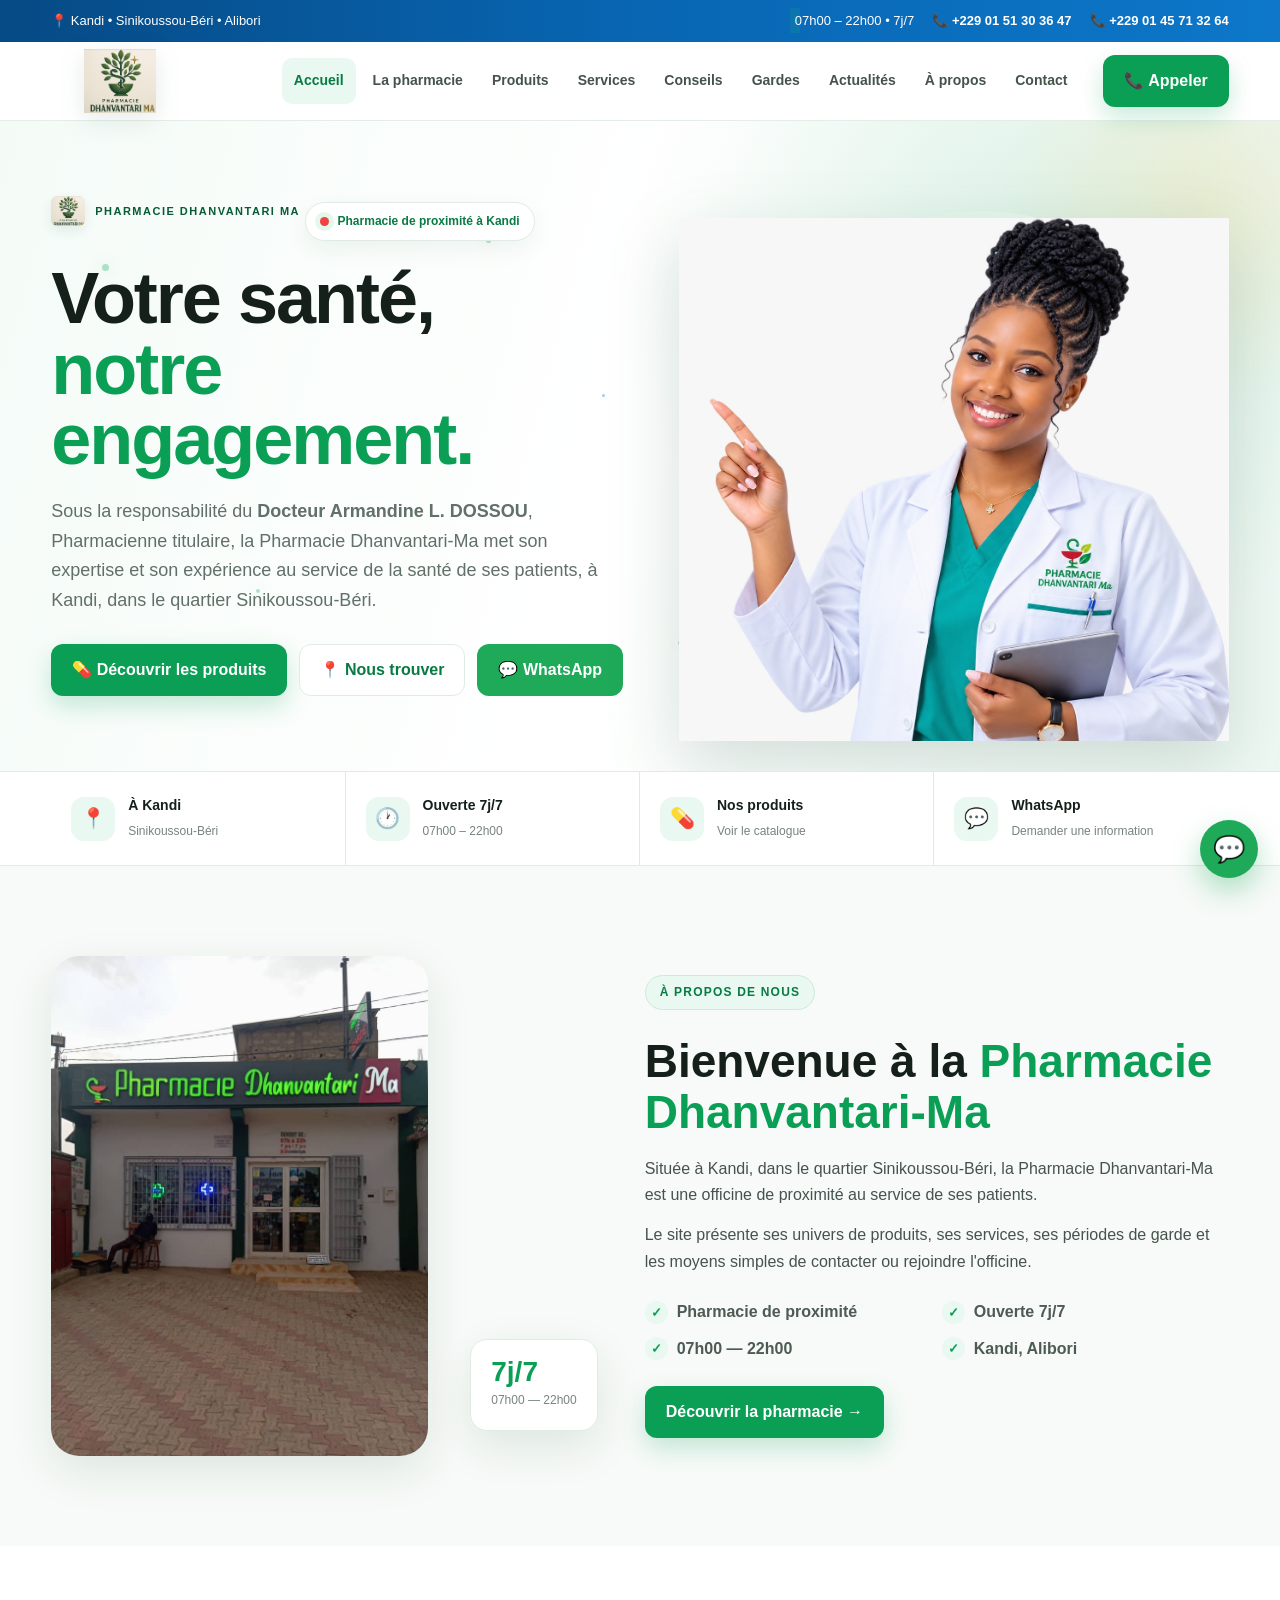
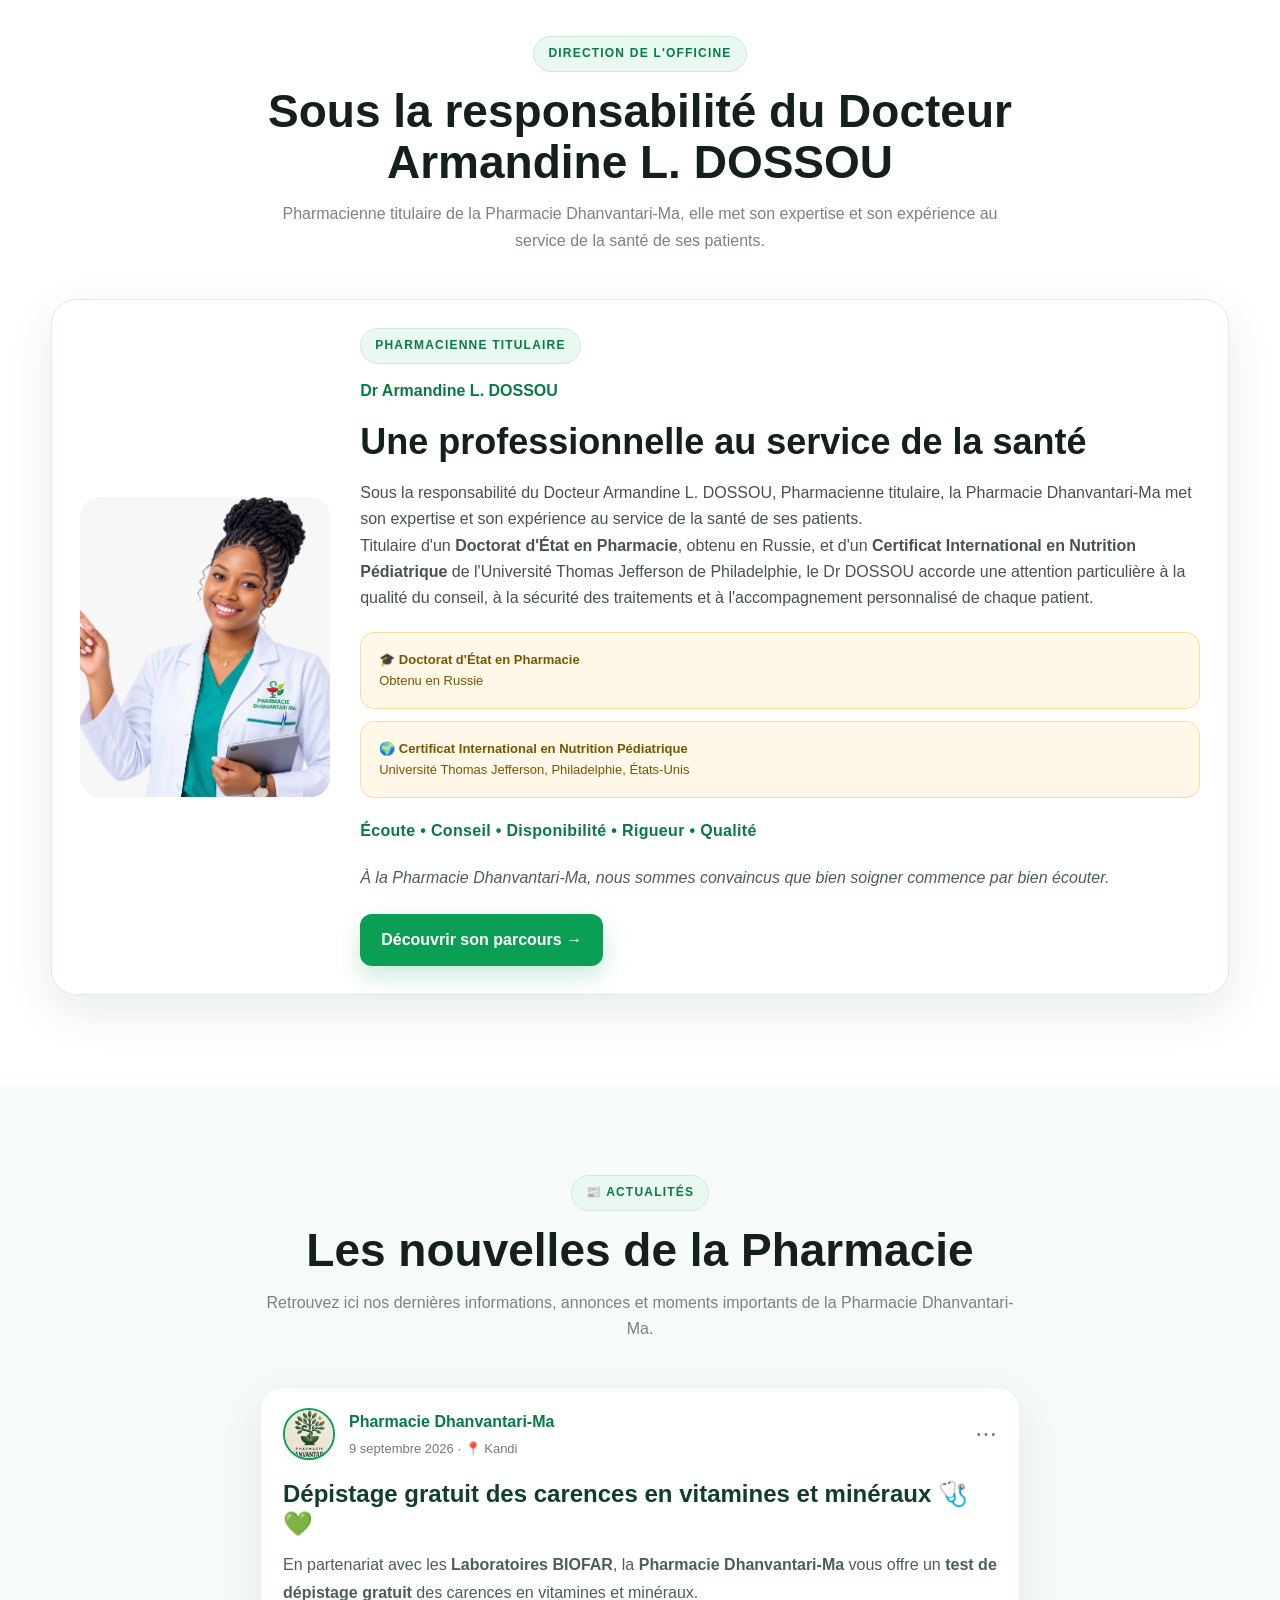
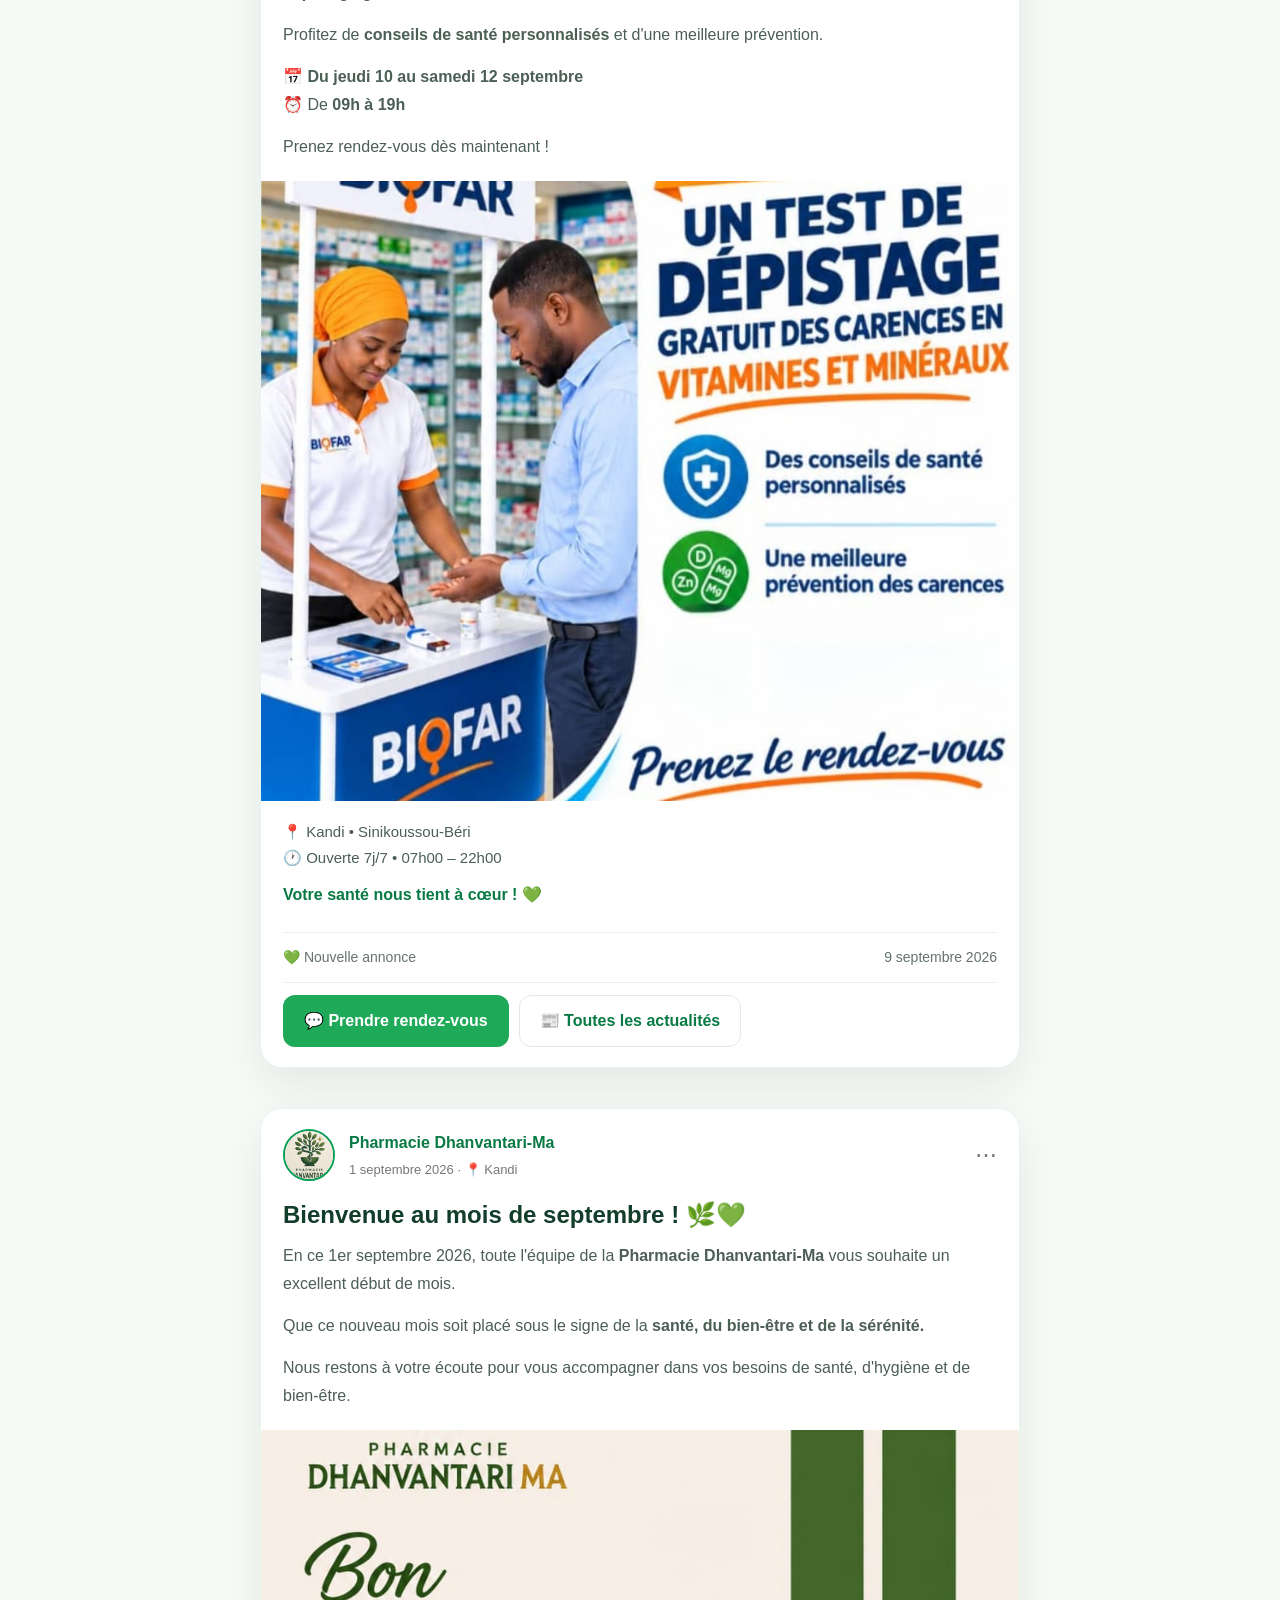
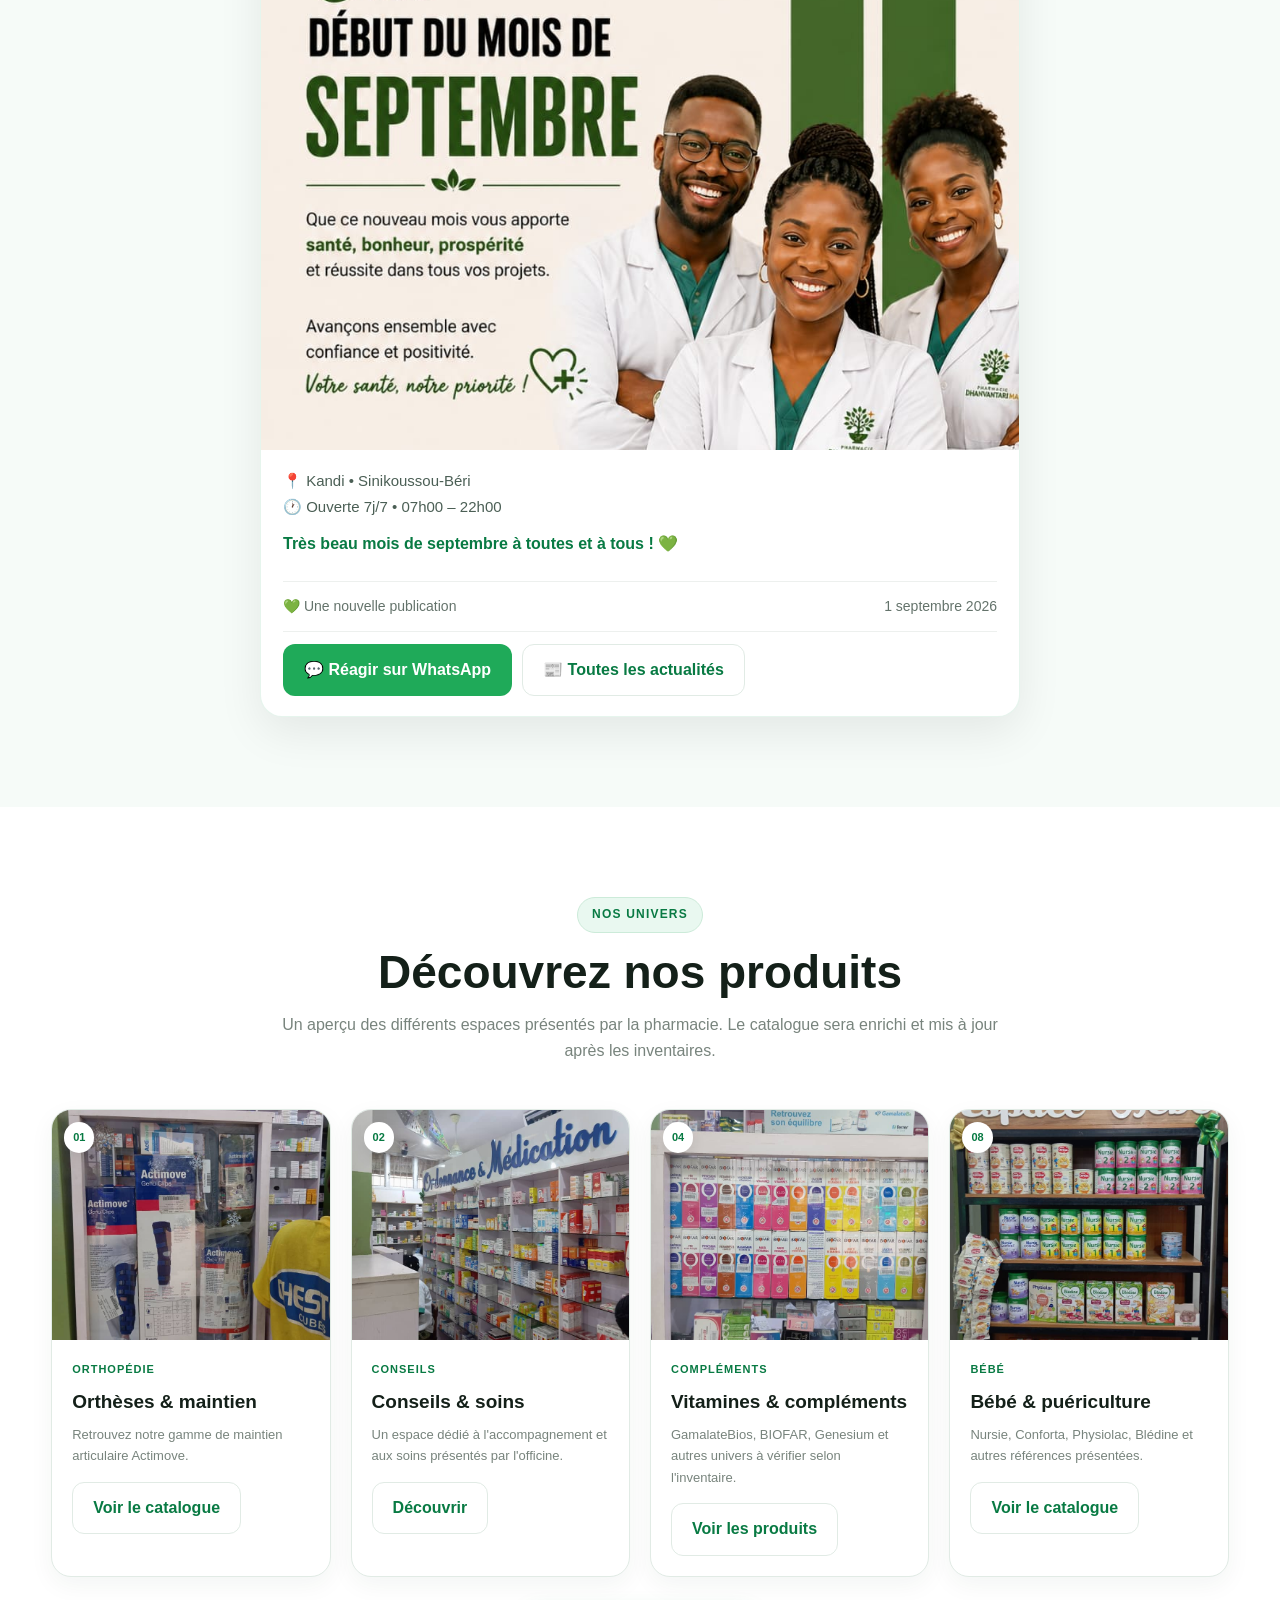
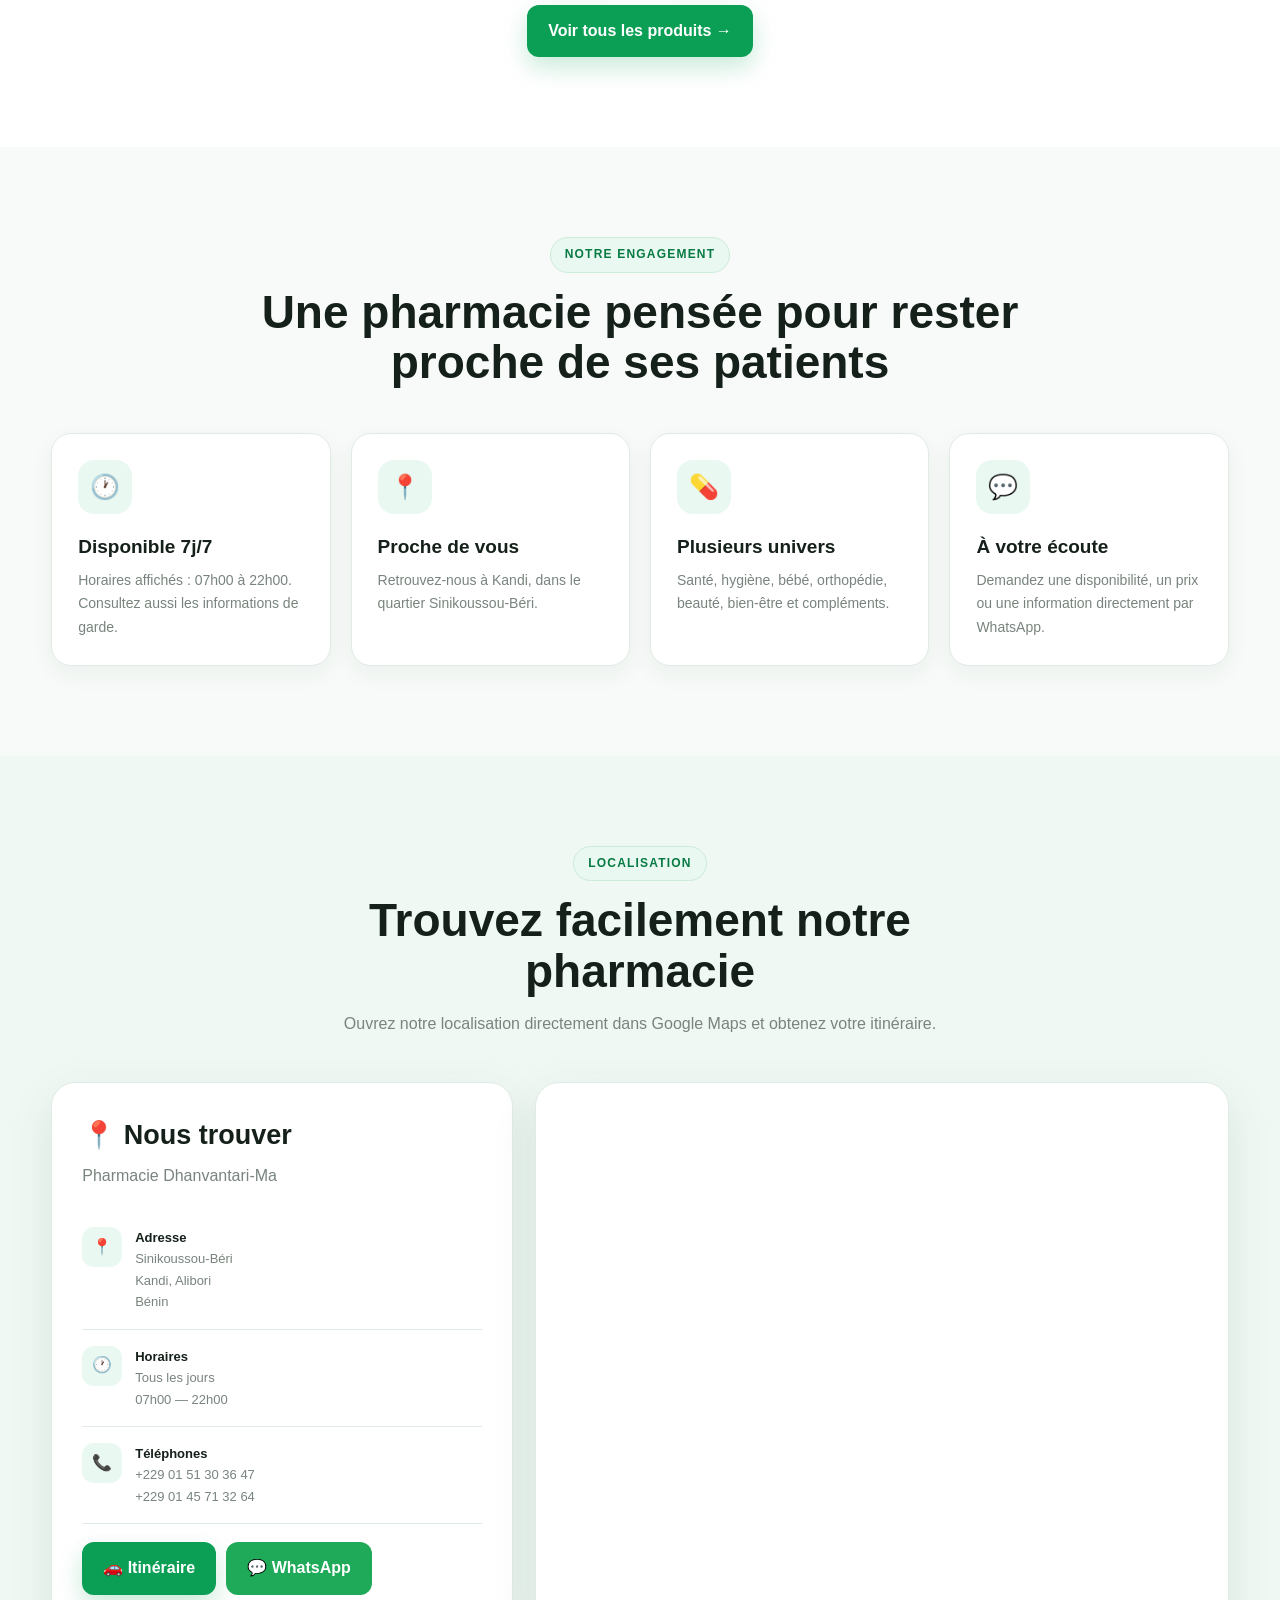
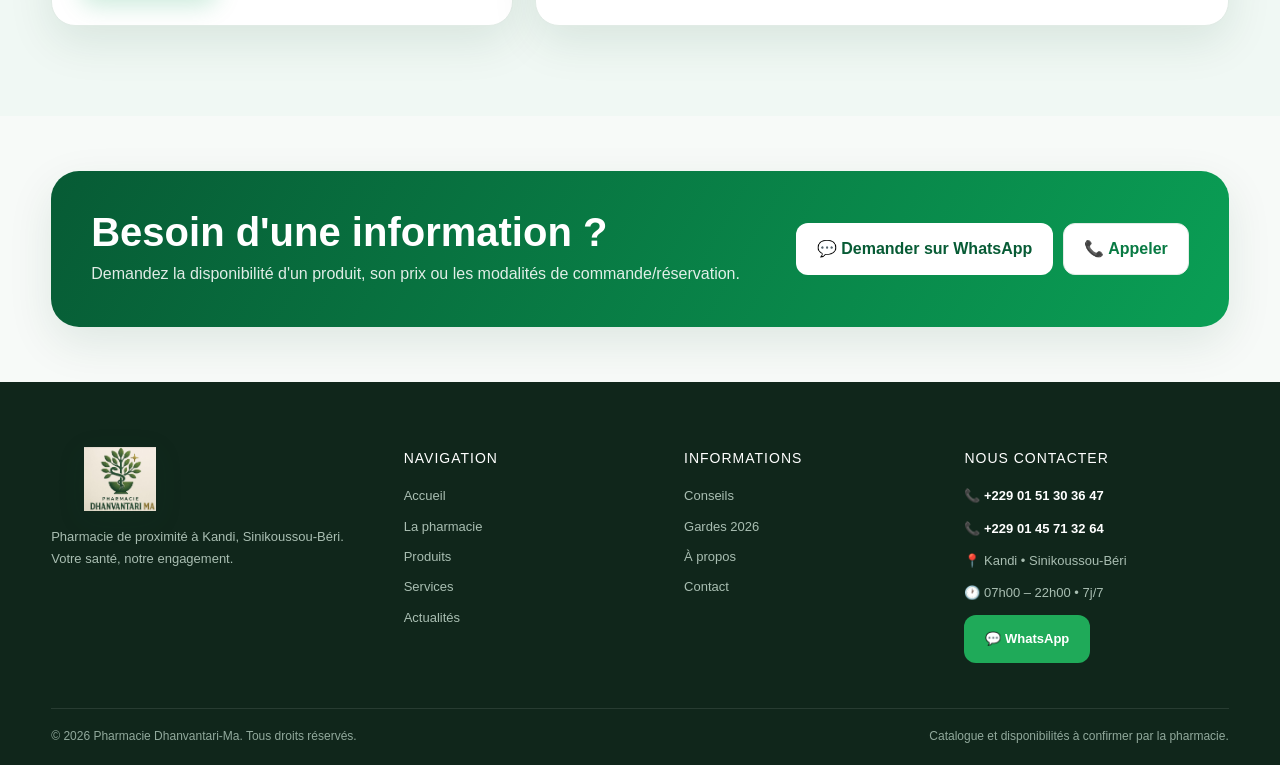
<file: index.html>
<!DOCTYPE html>
<html lang="fr">
<head>
<meta charset="UTF-8">
<meta name="viewport" content="width=device-width, initial-scale=1.0">

<title>Pharmacie Dhanvantari-Ma à Kandi | Pharmacie au Bénin</title>

<meta name="description" content="Pharmacie Dhanvantari-Ma à Kandi, Sinikoussou-Béri, Alibori, Bénin. Découvrez nos services, produits, conseils, horaires, contacts et itinéraire. Ouverte 7j/7 de 7h à 22h.">

<meta name="robots" content="index, follow">
<meta name="theme-color" content="#0a9f55">

<link rel="canonical" href="https://www.pharmaciedhanvantarima.com/">

<!-- Favicon -->
<link rel="icon" type="image/jpeg" href="https://www.pharmaciedhanvantarima.com/logo.jpeg">
<link rel="apple-touch-icon" href="https://www.pharmaciedhanvantarima.com/logo.jpeg">

<!-- Preload hero image for LCP -->
<link rel="preload" as="image" href="https://www.pharmaciedhanvantarima.com/pharmacienne.jpeg">

<!-- Open Graph -->
<meta property="og:type" content="website">
<meta property="og:site_name" content="Pharmacie Dhanvantari-Ma">
<meta property="og:title" content="Pharmacie Dhanvantari-Ma à Kandi | Pharmacie au Bénin">
<meta property="og:description" content="Pharmacie de proximité à Kandi, Sinikoussou-Béri, Alibori. Ouverte 7j/7 de 7h à 22h. Produits, services, conseils, contact, WhatsApp et itinéraire.">
<meta property="og:url" content="https://www.pharmaciedhanvantarima.com/">
<meta property="og:image" content="https://www.pharmaciedhanvantarima.com/ph1.jpeg">
<meta property="og:locale" content="fr_FR">

<!-- Twitter Card -->
<meta name="twitter:card" content="summary_large_image">
<meta name="twitter:title" content="Pharmacie Dhanvantari-Ma à Kandi | Pharmacie au Bénin">
<meta name="twitter:description" content="Pharmacie de proximité à Kandi, Sinikoussou-Béri, Alibori. Ouverte 7j/7 de 7h à 22h. Produits, services, conseils, contact, WhatsApp et itinéraire.">
<meta name="twitter:image" content="https://www.pharmaciedhanvantarima.com/ph1.jpeg">

<link rel="stylesheet" href="style.css">

<!-- Données structurées JSON-LD -->
<script type="application/ld+json">
{
  "@context": "https://schema.org",
  "@graph": [
    {
      "@type": "Pharmacy",
      "@id": "https://www.pharmaciedhanvantarima.com/#pharmacy",
      "name": "Pharmacie Dhanvantari-Ma",
      "url": "https://www.pharmaciedhanvantarima.com/",
      "logo": "https://www.pharmaciedhanvantarima.com/logo.jpeg",
      "image": [
        "https://www.pharmaciedhanvantarima.com/ph1.jpeg",
        "https://www.pharmaciedhanvantarima.com/ph2.jpeg"
      ],
      "telephone": [
        "+2290151303647",
        "+2290145713264"
      ],
      "address": {
        "@type": "PostalAddress",
        "streetAddress": "Sinikoussou-Béri",
        "addressLocality": "Kandi",
        "addressRegion": "Alibori",
        "addressCountry": "BJ"
      },
      "openingHoursSpecification": {
        "@type": "OpeningHoursSpecification",
        "dayOfWeek": [
          "Monday",
          "Tuesday",
          "Wednesday",
          "Thursday",
          "Friday",
          "Saturday",
          "Sunday"
        ],
        "opens": "07:00",
        "closes": "22:00"
      },
      "priceRange": "Non communiqué",
      "founder": {
        "@type": "Person",
        "name": "Dr Armandine L. DOSSOU"
      }
    },
    {
      "@type": "WebSite",
      "@id": "https://www.pharmaciedhanvantarima.com/#website",
      "url": "https://www.pharmaciedhanvantarima.com/",
      "name": "Pharmacie Dhanvantari-Ma",
      "publisher": {
        "@id": "https://www.pharmaciedhanvantarima.com/#pharmacy"
      }
    },
    {
      "@type": "Person",
      "@id": "https://www.pharmaciedhanvantarima.com/#person",
      "name": "Dr Armandine L. DOSSOU",
      "jobTitle": "Pharmacienne titulaire",
      "worksFor": {
        "@id": "https://www.pharmaciedhanvantarima.com/#pharmacy"
      },
      "description": "Titulaire d'un Doctorat d'État en Pharmacie, obtenu en Russie, et d'un Certificat International en Nutrition Pédiatrique de l'Université Thomas Jefferson de Philadelphie.",
      "knowsAbout": [
        "Pharmacie",
        "Nutrition Pédiatrique"
      ]
    }
  ]
}
</script>
</head>

<body class="home-page">

<!-- Animation d'accueil — index uniquement -->
<div class="home-intro" id="homeIntro" aria-label="Pharmacie Dhanvantari-Ma">
  <div class="intro-orbit intro-orbit-one"></div>
  <div class="intro-orbit intro-orbit-two"></div>
  <div class="intro-glow"></div>

  <div class="intro-logo-wrap">
    <img src="logo.jpeg"
         alt="Logo de la Pharmacie Dhanvantari-Ma à Kandi"
         class="intro-logo">
  </div>

  <div class="intro-title">
    PHARMACIE <span>DHANVANTARI MA</span>
  </div>

  <div class="intro-line"></div>

  <div class="intro-subtitle">
    Votre santé, notre engagement.
  </div>
</div>


<!-- BARRE SUPÉRIEURE -->
<div class="topbar">
  <div class="container topbar-inner">

    <div class="topbar-left">
      <span>📍 Kandi • Sinikoussou-Béri • Alibori</span>
    </div>

    <div class="topbar-right">
      <span>
        <span class="status-dot"></span>
        07h00 – 22h00 • 7j/7
      </span>

      <a href="tel:+2290151303647">
        📞 +229 01 51 30 36 47
      </a>

      <a href="tel:+2290145713264">
        📞 +229 01 45 71 32 64
      </a>
    </div>

  </div>
</div>


<!-- HEADER -->
<header class="header">

  <div class="container nav">

    <a class="logo"
       href="index.html"
       aria-label="Pharmacie Dhanvantari-Ma - Accueil">

      <img class="brand-logo"
           src="logo.jpeg"
           alt="Logo Pharmacie Dhanvantari-Ma">

    </a>


    <nav class="nav-links" aria-label="Navigation principale">

      <a href="index.html"
         class="active"
         aria-current="page">
        Accueil
      </a>

      <a href="pharmacie.html">
        La pharmacie
      </a>

      <a href="produits.html">
        Produits
      </a>

      <a href="services.html">
        Services
      </a>

      <a href="conseils.html">
        Conseils
      </a>

      <a href="gardes.html">
        Gardes
      </a>

      <!-- NOUVEAU -->
      <a href="#actualites">
        Actualités
      </a>

      <a href="a-propos.html">
        À propos
      </a>

      <a href="contact.html">
        Contact
      </a>

    </nav>


    <a class="btn btn-primary header-call"
       href="tel:+2290151303647"
       aria-label="Appeler la Pharmacie Dhanvantari-Ma au +229 01 51 30 36 47">

      📞 Appeler

    </a>


    <button class="menu-toggle"
            aria-label="Ouvrir le menu de navigation">

      ☰

    </button>

  </div>

</header>


<main>


<!-- ========================================================= -->
<!-- HERO -->
<!-- ========================================================= -->

<section class="hero">

  <div class="hero-particles" aria-hidden="true">
    <i></i>
    <i></i>
    <i></i>
    <i></i>
    <i></i>
    <i></i>
    <i></i>
    <i></i>
  </div>


  <div class="container hero-grid">

    <div class="hero-copy reveal">

      <div class="hero-brand-badge">

        <img src="logo.jpeg"
             alt=""
             aria-hidden="true">

        <span>
          PHARMACIE DHANVANTARI MA
        </span>

      </div>


      <div class="hero-badge">

        <span class="status-dot"></span>

        Pharmacie de proximité à Kandi

      </div>


      <h1>
        Votre santé,<br>
        <span>notre engagement.</span>
      </h1>


      <p>
        Sous la responsabilité du
        <strong>Docteur Armandine L. DOSSOU</strong>,
        Pharmacienne titulaire, la Pharmacie Dhanvantari-Ma
        met son expertise et son expérience au service de la
        santé de ses patients, à Kandi, dans le quartier
        Sinikoussou-Béri.
      </p>


      <div class="hero-actions">

        <a class="btn btn-primary"
           href="produits.html">

          💊 Découvrir les produits

        </a>


        <a class="btn btn-outline"
           href="contact.html">

          📍 Nous trouver

        </a>


        <button class="btn btn-whatsapp"
                data-whatsapp="Bonjour Pharmacie Dhanvantari-Ma, je souhaite obtenir des informations.">

          💬 WhatsApp

        </button>

      </div>

    </div>


    <div class="hero-image reveal">

      <img src="pharmacienne.jpeg"
           alt="Dr Armandine L. DOSSOU, Pharmacienne titulaire de la Pharmacie Dhanvantari-Ma"
           onerror="this.style.display='none';this.nextElementSibling.style.display='grid'">


      <div class="hero-placeholder" style="display:none">

        <div>
          <strong>Photo de la pharmacienne</strong>
          <br>
          <span class="small">
            Placez <b>pharmacienne.jpeg</b>
            à la racine du projet.
          </span>
        </div>

      </div>

    </div>

  </div>

</section>


<!-- ========================================================= -->
<!-- QUICK STRIP -->
<!-- ========================================================= -->

<section class="quick-strip">

  <div class="container quick-grid">

    <a class="quick-card"
       href="contact.html">

      <div class="quick-icon">
        📍
      </div>

      <div>
        <strong>À Kandi</strong>
        <span>Sinikoussou-Béri</span>
      </div>

    </a>


    <a class="quick-card"
       href="gardes.html">

      <div class="quick-icon">
        🕐
      </div>

      <div>
        <strong>Ouverte 7j/7</strong>
        <span>07h00 – 22h00</span>
      </div>

    </a>


    <a class="quick-card"
       href="produits.html">

      <div class="quick-icon">
        💊
      </div>

      <div>
        <strong>Nos produits</strong>
        <span>Voir le catalogue</span>
      </div>

    </a>


    <a class="quick-card"
       href="contact.html">

      <div class="quick-icon">
        💬
      </div>

      <div>
        <strong>WhatsApp</strong>
        <span>Demander une information</span>
      </div>

    </a>

  </div>

</section>


<!-- ========================================================= -->
<!-- À PROPOS -->
<!-- ========================================================= -->

<section class="section">

  <div class="container about-grid">

    <div class="about-photo reveal">

      <img src="6.jpeg"
           alt="Façade ou espace de la Pharmacie Dhanvantari-Ma à Kandi"
           loading="lazy"
           onerror="this.style.background='#e9f8f0'">


      <div class="about-badge">

        <strong>7j/7</strong>

        <span>
          07h00 — 22h00
        </span>

      </div>

    </div>


    <div class="about-copy reveal">

      <div class="section-label">
        À propos de nous
      </div>


      <h2>
        Bienvenue à la
        <span>Pharmacie Dhanvantari-Ma</span>
      </h2>


      <p>
        Située à Kandi, dans le quartier Sinikoussou-Béri,
        la Pharmacie Dhanvantari-Ma est une officine de proximité
        au service de ses patients.
      </p>


      <p>
        Le site présente ses univers de produits,
        ses services, ses périodes de garde et les moyens simples
        de contacter ou rejoindre l'officine.
      </p>


      <div class="check-list">

        <div>
          <span class="check">✓</span>
          Pharmacie de proximité
        </div>

        <div>
          <span class="check">✓</span>
          Ouverte 7j/7
        </div>

        <div>
          <span class="check">✓</span>
          07h00 — 22h00
        </div>

        <div>
          <span class="check">✓</span>
          Kandi, Alibori
        </div>

      </div>


      <a class="btn btn-primary"
         href="pharmacie.html">

        Découvrir la pharmacie →

      </a>

    </div>

  </div>

</section>


<!-- ========================================================= -->
<!-- DIRECTION DE L'OFFICINE -->
<!-- ========================================================= -->

<section class="section" style="background:#fff">

  <div class="container">

    <div class="section-heading reveal">

      <div class="section-label">
        Direction de l'officine
      </div>

      <h2>
        Sous la responsabilité du Docteur Armandine L. DOSSOU
      </h2>

      <p>
        Pharmacienne titulaire de la Pharmacie Dhanvantari-Ma,
        elle met son expertise et son expérience au service
        de la santé de ses patients.
      </p>

    </div>


    <div class="team-card reveal">

      <div class="team-photo">

        <img src="pharmacienne.jpeg"
             alt="Dr Armandine L. DOSSOU, Pharmacienne titulaire de la Pharmacie Dhanvantari-Ma"
             onerror="this.style.display='none';this.parentElement.innerHTML='<div style=&quot;height:100%;display:grid;place-items:center;padding:30px;text-align:center;color:#087a43;font-weight:800&quot;>Photo de la pharmacienne titulaire<br>à ajouter : pharmacienne.jpeg</div>'">

      </div>


      <div class="team-copy">

        <div class="section-label">
          Pharmacienne titulaire
        </div>


        <div class="role">
          Dr Armandine L. DOSSOU
        </div>


        <h2>
          Une professionnelle au service de la santé
        </h2>


        <p>
          Sous la responsabilité du Docteur Armandine L. DOSSOU,
          Pharmacienne titulaire, la Pharmacie Dhanvantari-Ma
          met son expertise et son expérience au service de la
          santé de ses patients.
        </p>


        <p>
          Titulaire d'un <strong>Doctorat d'État en Pharmacie</strong>,
          obtenu en Russie, et d'un <strong>Certificat International
          en Nutrition Pédiatrique</strong> de l'Université Thomas
          Jefferson de Philadelphie, le Dr DOSSOU accorde une
          attention particulière à la qualité du conseil, à la
          sécurité des traitements et à l'accompagnement
          personnalisé de chaque patient.
        </p>


        <div style="display:grid;gap:12px;margin:20px 0;">

          <div class="notice" style="margin:0;">

            <strong>
              🎓 Doctorat d'État en Pharmacie
            </strong>
            <br>

            Obtenu en Russie

          </div>


          <div class="notice" style="margin:0;">

            <strong>
              🌍 Certificat International en Nutrition Pédiatrique
            </strong>
            <br>

            Université Thomas Jefferson,
            Philadelphie, États-Unis

          </div>

        </div>


        <p style="
          margin:0 0 20px;
          font-weight:800;
          color:#087a43;
          letter-spacing:.02em;
        ">
          Écoute • Conseil • Disponibilité • Rigueur • Qualité
        </p>


        <p style="
          margin:0 0 22px;
          color:#4b5f55;
          line-height:1.75;
          font-size:16px;
          font-style:italic;
        ">
          À la Pharmacie Dhanvantari-Ma, nous sommes convaincus
          que bien soigner commence par bien écouter.
        </p>


        <a class="btn btn-primary"
           href="a-propos.html">

          Découvrir son parcours →

        </a>

      </div>

    </div>

  </div>

</section>


<!-- ========================================================= -->
<!-- 📰 NOUVELLE SECTION : ACTUALITÉS -->
<!-- ========================================================= -->

<section class="section"
         id="actualites"
         style="background:#f6fbf8;">

  <div class="container">

    <!-- EN-TÊTE -->

    <div class="section-heading reveal">

      <div class="section-label">
        📰 Actualités
      </div>

      <h2>
        Les nouvelles de la Pharmacie
      </h2>

      <p>
        Retrouvez ici nos dernières informations,
        annonces et moments importants de la
        Pharmacie Dhanvantari-Ma.
      </p>

    </div>


    <!-- ============ ACTUALITÉ 1 (10-12 sept) ============ -->

    <article class="reveal"
             style="
               max-width:760px;
               margin:0 auto 40px auto;
               background:#fff;
               border-radius:22px;
               overflow:hidden;
               box-shadow:0 15px 45px rgba(0,0,0,.08);
               border:1px solid rgba(10,159,85,.10);
             ">

      <!-- EN-TÊTE -->

      <div style="
        display:flex;
        align-items:center;
        gap:14px;
        padding:20px 22px 15px;
      ">

        <div style="
          width:52px;
          height:52px;
          min-width:52px;
          border-radius:50%;
          overflow:hidden;
          background:#e9f8f0;
          border:2px solid #0a9f55;
          display:grid;
          place-items:center;
        ">

          <img src="logo.jpeg"
               alt="Pharmacie Dhanvantari-Ma"
               style="
                 width:100%;
                 height:100%;
                 object-fit:cover;
               ">

        </div>

        <div style="flex:1;">

          <div style="
            font-weight:800;
            color:#087a43;
            font-size:16px;
          ">
            Pharmacie Dhanvantari-Ma
          </div>

          <div style="
            color:#777;
            font-size:13px;
            margin-top:3px;
          ">
            9 septembre 2026 · 📍 Kandi
          </div>

        </div>

        <div style="
          color:#777;
          font-size:22px;
          line-height:1;
        ">
          ⋯
        </div>

      </div>

      <!-- TEXTE -->

      <div style="
        padding:4px 22px 20px;
      ">

        <h3 style="
          margin:0 0 12px;
          font-size:24px;
          line-height:1.25;
          color:#123d2b;
        ">
          Dépistage gratuit des carences en vitamines et minéraux 🩺💚
        </h3>

        <p style="
          margin:0;
          color:#4b5f55;
          line-height:1.75;
          font-size:16px;
        ">
          En partenariat avec les <strong>Laboratoires BIOFAR</strong>,
          la <strong>Pharmacie Dhanvantari-Ma</strong> vous offre
          un <strong>test de dépistage gratuit</strong> des carences
          en vitamines et minéraux.
        </p>

        <p style="
          margin:14px 0 0;
          color:#4b5f55;
          line-height:1.75;
          font-size:16px;
        ">
          Profitez de <strong>conseils de santé personnalisés</strong>
          et d'une meilleure prévention.
        </p>

        <p style="
          margin:14px 0 0;
          color:#4b5f55;
          line-height:1.75;
          font-size:16px;
        ">
          📅 <strong>Du jeudi 10 au samedi 12 septembre</strong><br>
          ⏰ De <strong>09h à 19h</strong>
        </p>

        <p style="
          margin:14px 0 0;
          color:#4b5f55;
          line-height:1.75;
          font-size:16px;
        ">
          Prenez rendez-vous dès maintenant !
        </p>

      </div>

      <!-- IMAGE -->

      <div style="
        width:100%;
        background:#edf7f1;
      ">

        <img src="act2.jpeg"
             alt="Test de dépistage gratuit des carences en vitamines et minéraux - Pharmacie Dhanvantari-Ma"
             loading="lazy"
             style="
               display:block;
               width:100%;
               height:auto;
               max-height:620px;
               object-fit:cover;
             ">

      </div>

      <!-- INFORMATIONS SOUS LA PHOTO -->

      <div style="
        padding:18px 22px 5px;
      ">

        <p style="
          margin:0;
          color:#4b5f55;
          line-height:1.7;
          font-size:15px;
        ">
          📍 Kandi • Sinikoussou-Béri
          <br>
          🕐 Ouverte 7j/7 • 07h00 – 22h00
        </p>

        <p style="
          margin:12px 0 0;
          font-weight:700;
          color:#087a43;
        ">
          Votre santé nous tient à cœur ! 💚
        </p>

      </div>

      <!-- BARRE RÉACTIONS -->

      <div style="
        margin:18px 22px 0;
        padding:13px 0;
        border-top:1px solid #edf0ee;
        border-bottom:1px solid #edf0ee;
        display:flex;
        align-items:center;
        justify-content:space-between;
        gap:10px;
        flex-wrap:wrap;
        color:#64736b;
        font-size:14px;
      ">
        <span>
          💚 Nouvelle annonce
        </span>
        <span>
          9 septembre 2026
        </span>
      </div>

      <!-- ACTIONS -->

      <div style="
        padding:12px 22px 20px;
        display:flex;
        gap:10px;
        flex-wrap:wrap;
      ">

        <a href="https://wa.me/2290151303647?text=Bonjour%20Pharmacie%20Dhanvantari-Ma%2C%20je%20souhaite%20prendre%20rendez-vous%20pour%20le%20test%20de%20d%C3%A9pistage%20gratuit%20du%2010%20au%2012%20septembre."
           target="_blank"
           rel="noopener noreferrer"
           class="btn btn-whatsapp">

          💬 Prendre rendez-vous

        </a>

        <a href="#actualites"
           class="btn btn-outline">

          📰 Toutes les actualités

        </a>

      </div>

    </article>


    <!-- ============ ACTUALITÉ 2 (1er sept) ============ -->

    <article class="reveal"
             style="
               max-width:760px;
               margin:0 auto;
               background:#fff;
               border-radius:22px;
               overflow:hidden;
               box-shadow:0 15px 45px rgba(0,0,0,.08);
               border:1px solid rgba(10,159,85,.10);
             ">

      <!-- EN-TÊTE -->

      <div style="
        display:flex;
        align-items:center;
        gap:14px;
        padding:20px 22px 15px;
      ">

        <div style="
          width:52px;
          height:52px;
          min-width:52px;
          border-radius:50%;
          overflow:hidden;
          background:#e9f8f0;
          border:2px solid #0a9f55;
          display:grid;
          place-items:center;
        ">

          <img src="logo.jpeg"
               alt="Pharmacie Dhanvantari-Ma"
               style="
                 width:100%;
                 height:100%;
                 object-fit:cover;
               ">

        </div>

        <div style="flex:1;">

          <div style="
            font-weight:800;
            color:#087a43;
            font-size:16px;
          ">
            Pharmacie Dhanvantari-Ma
          </div>

          <div style="
            color:#777;
            font-size:13px;
            margin-top:3px;
          ">
            1 septembre 2026 · 📍 Kandi
          </div>

        </div>

        <div style="
          color:#777;
          font-size:22px;
          line-height:1;
        ">
          ⋯
        </div>

      </div>

      <!-- TEXTE -->

      <div style="
        padding:4px 22px 20px;
      ">

        <h3 style="
          margin:0 0 12px;
          font-size:24px;
          line-height:1.25;
          color:#123d2b;
        ">
          Bienvenue au mois de septembre ! 🌿💚
        </h3>

        <p style="
          margin:0;
          color:#4b5f55;
          line-height:1.75;
          font-size:16px;
        ">
          En ce 1er septembre 2026, toute l'équipe de la
          <strong>Pharmacie Dhanvantari-Ma</strong>
          vous souhaite un excellent début de mois.
        </p>

        <p style="
          margin:14px 0 0;
          color:#4b5f55;
          line-height:1.75;
          font-size:16px;
        ">
          Que ce nouveau mois soit placé sous le signe de la
          <strong>santé, du bien-être et de la sérénité.</strong>
        </p>

        <p style="
          margin:14px 0 0;
          color:#4b5f55;
          line-height:1.75;
          font-size:16px;
        ">
          Nous restons à votre écoute pour vous accompagner
          dans vos besoins de santé, d'hygiène et de bien-être.
        </p>

      </div>

      <!-- IMAGE -->

      <div style="
        width:100%;
        background:#edf7f1;
      ">

        <img src="act1.jpeg"
             alt="Bienvenue au mois de septembre 2026 - Pharmacie Dhanvantari-Ma"
             loading="lazy"
             style="
               display:block;
               width:100%;
               height:auto;
               max-height:620px;
               object-fit:cover;
             ">

      </div>

      <!-- INFORMATIONS SOUS LA PHOTO -->

      <div style="
        padding:18px 22px 5px;
      ">

        <p style="
          margin:0;
          color:#4b5f55;
          line-height:1.7;
          font-size:15px;
        ">
          📍 Kandi • Sinikoussou-Béri
          <br>
          🕐 Ouverte 7j/7 • 07h00 – 22h00
        </p>

        <p style="
          margin:12px 0 0;
          font-weight:700;
          color:#087a43;
        ">
          Très beau mois de septembre à toutes et à tous ! 💚
        </p>

      </div>

      <!-- BARRE RÉACTIONS -->

      <div style="
        margin:18px 22px 0;
        padding:13px 0;
        border-top:1px solid #edf0ee;
        border-bottom:1px solid #edf0ee;
        display:flex;
        align-items:center;
        justify-content:space-between;
        gap:10px;
        flex-wrap:wrap;
        color:#64736b;
        font-size:14px;
      ">
        <span>
          💚 Une nouvelle publication
        </span>
        <span>
          1 septembre 2026
        </span>
      </div>

      <!-- ACTIONS -->

      <div style="
        padding:12px 22px 20px;
        display:flex;
        gap:10px;
        flex-wrap:wrap;
      ">

        <a href="https://wa.me/2290151303647?text=Bonjour%20Pharmacie%20Dhanvantari-Ma%2C%20je%20viens%20de%20voir%20votre%20publication%20du%201er%20septembre%202026."
           target="_blank"
           rel="noopener noreferrer"
           class="btn btn-whatsapp">

          💬 Réagir sur WhatsApp

        </a>

        <a href="#actualites"
           class="btn btn-outline">

          📰 Toutes les actualités

        </a>

      </div>

    </article>

  </div>

</section>


<!-- ========================================================= -->
<!-- NOS UNIVERS -->
<!-- ========================================================= -->

<section class="section" style="background:#fff">

  <div class="container">

    <div class="section-heading reveal">

      <div class="section-label">
        Nos univers
      </div>

      <h2>
        Découvrez nos produits
      </h2>

      <p>
        Un aperçu des différents espaces présentés par la pharmacie.
        Le catalogue sera enrichi et mis à jour après les inventaires.
      </p>

    </div>


    <div class="product-grid">


      <article class="product-card reveal">

        <div class="product-image">

          <img src="1.jpeg"
               alt="Orthopédie - orthèses et maintien articulaire Actimove"
               loading="lazy">

          <span class="product-number">
            01
          </span>

        </div>


        <div class="product-body">

          <div class="product-category">
            Orthopédie
          </div>

          <h3>
            Orthèses & maintien
          </h3>

          <p>
            Retrouvez notre gamme de maintien articulaire Actimove.
          </p>

          <a class="btn btn-outline"
             href="produits.html">

            Voir le catalogue

          </a>

        </div>

      </article>


      <article class="product-card reveal">

        <div class="product-image">

          <img src="2.jpeg"
               alt="Conseils et soins proposés par la Pharmacie Dhanvantari-Ma"
               loading="lazy">

          <span class="product-number">
            02
          </span>

        </div>


        <div class="product-body">

          <div class="product-category">
            Conseils
          </div>

          <h3>
            Conseils & soins
          </h3>

          <p>
            Un espace dédié à l'accompagnement et aux soins
            présentés par l'officine.
          </p>

          <a class="btn btn-outline"
             href="conseils.html">

            Découvrir

          </a>

        </div>

      </article>


      <article class="product-card reveal">

        <div class="product-image">

          <img src="4.jpeg"
               alt="Compléments alimentaires, vitamines et produits de bien-être"
               loading="lazy">

          <span class="product-number">
            04
          </span>

        </div>


        <div class="product-body">

          <div class="product-category">
            Compléments
          </div>

          <h3>
            Vitamines & compléments
          </h3>

          <p>
            GamalateBios, BIOFAR, Genesium et autres univers
            à vérifier selon l'inventaire.
          </p>

          <a class="btn btn-outline"
             href="produits.html">

            Voir les produits

          </a>

        </div>

      </article>


      <article class="product-card reveal">

        <div class="product-image">

          <img src="8.jpeg"
               alt="Espace bébé et puériculture de la Pharmacie Dhanvantari-Ma"
               loading="lazy">

          <span class="product-number">
            08
          </span>

        </div>


        <div class="product-body">

          <div class="product-category">
            Bébé
          </div>

          <h3>
            Bébé & puériculture
          </h3>

          <p>
            Nursie, Conforta, Physiolac, Blédine et autres
            références présentées.
          </p>

          <a class="btn btn-outline"
             href="produits.html">

            Voir le catalogue

          </a>

        </div>

      </article>

    </div>


    <div style="
      text-align:center;
      margin-top:28px;
    ">

      <a class="btn btn-primary"
         href="produits.html">

        Voir tous les produits →

      </a>

    </div>

  </div>

</section>


<!-- ========================================================= -->
<!-- ENGAGEMENT -->
<!-- ========================================================= -->

<section class="section">

  <div class="container">

    <div class="section-heading reveal">

      <div class="section-label">
        Notre engagement
      </div>

      <h2>
        Une pharmacie pensée pour rester proche de ses patients
      </h2>

    </div>


    <div class="card-grid">


      <article class="info-card reveal">

        <div class="info-icon">
          🕐
        </div>

        <h3>
          Disponible 7j/7
        </h3>

        <p>
          Horaires affichés : 07h00 à 22h00.
          Consultez aussi les informations de garde.
        </p>

      </article>


      <article class="info-card reveal">

        <div class="info-icon">
          📍
        </div>

        <h3>
          Proche de vous
        </h3>

        <p>
          Retrouvez-nous à Kandi,
          dans le quartier Sinikoussou-Béri.
        </p>

      </article>


      <article class="info-card reveal">

        <div class="info-icon">
          💊
        </div>

        <h3>
          Plusieurs univers
        </h3>

        <p>
          Santé, hygiène, bébé, orthopédie,
          beauté, bien-être et compléments.
        </p>

      </article>


      <article class="info-card reveal">

        <div class="info-icon">
          💬
        </div>

        <h3>
          À votre écoute
        </h3>

        <p>
          Demandez une disponibilité, un prix ou une information
          directement par WhatsApp.
        </p>

      </article>

    </div>

  </div>

</section>


<!-- ========================================================= -->
<!-- LOCALISATION -->
<!-- ========================================================= -->

<section class="section location-wrap">

  <div class="container">

    <div class="section-heading reveal">

      <div class="section-label">
        Localisation
      </div>

      <h2>
        Trouvez facilement notre pharmacie
      </h2>

      <p>
        Ouvrez notre localisation directement dans Google Maps
        et obtenez votre itinéraire.
      </p>

    </div>


    <div class="location-grid">


      <div class="location-card reveal">

        <h3>
          📍 Nous trouver
        </h3>


        <p>
          Pharmacie Dhanvantari-Ma
        </p>


        <div class="location-item">

          <div class="location-item-icon">
            📍
          </div>

          <div>

            <strong>
              Adresse
            </strong>

            <span>
              Sinikoussou-Béri<br>
              Kandi, Alibori<br>
              Bénin
            </span>

          </div>

        </div>


        <div class="location-item">

          <div class="location-item-icon">
            🕐
          </div>

          <div>

            <strong>
              Horaires
            </strong>

            <span>
              Tous les jours<br>
              07h00 — 22h00
            </span>

          </div>

        </div>


        <div class="location-item">

          <div class="location-item-icon">
            📞
          </div>

          <div>

            <strong>
              Téléphones
            </strong>

            <span>
              +229 01 51 30 36 47<br>
              +229 01 45 71 32 64
            </span>

          </div>

        </div>


        <div style="
          display:flex;
          gap:10px;
          flex-wrap:wrap;
          margin-top:18px;
        ">

          <a class="btn btn-primary"
             href="https://maps.app.goo.gl/AEkMrrphcdCBYKuMA"
             target="_blank"
             rel="noopener noreferrer"
             aria-label="Obtenir l'itinéraire vers la Pharmacie Dhanvantari-Ma sur Google Maps">

            🚗 Itinéraire

          </a>


          <a class="btn btn-whatsapp"
             href="https://wa.me/2290151303647"
             target="_blank"
             rel="noopener noreferrer"
             aria-label="Contacter la Pharmacie Dhanvantari-Ma sur WhatsApp">

            💬 WhatsApp

          </a>

        </div>

      </div>


      <div class="map-card reveal">

        <iframe
          src="https://www.google.com/maps?q=Pharmacie%20Dhanvantari%20Ma%20Kandi%20Benin&output=embed"
          loading="lazy"
          title="Localisation de la Pharmacie Dhanvantari-Ma à Kandi, Alibori, Bénin"
          referrerpolicy="no-referrer-when-downgrade">
        </iframe>

      </div>

    </div>

  </div>

</section>


<!-- ========================================================= -->
<!-- CTA -->
<!-- ========================================================= -->

<section class="cta">

  <div class="container">

    <div class="cta-box reveal">

      <div>

        <h2>
          Besoin d'une information ?
        </h2>

        <p>
          Demandez la disponibilité d'un produit,
          son prix ou les modalités de commande/réservation.
        </p>

      </div>


      <div class="cta-actions">

        <button class="btn btn-light"
                data-whatsapp="Bonjour Pharmacie Dhanvantari-Ma, je souhaite obtenir des informations sur un produit.">

          💬 Demander sur WhatsApp

        </button>


        <a class="btn btn-outline"
           href="tel:+2290151303647"
           aria-label="Appeler la Pharmacie Dhanvantari-Ma">

          📞 Appeler

        </a>

      </div>

    </div>

  </div>

</section>


</main>


<!-- ========================================================= -->
<!-- FOOTER -->
<!-- ========================================================= -->

<footer>

  <div class="container footer-grid">


    <div class="footer-brand">

      <a class="logo"
         href="index.html"
         aria-label="Pharmacie Dhanvantari-Ma - Accueil">

        <img class="brand-logo"
             src="logo.jpeg"
             alt="Logo Pharmacie Dhanvantari-Ma">

      </a>


      <p>
        Pharmacie de proximité à Kandi,
        Sinikoussou-Béri.
        Votre santé, notre engagement.
      </p>

    </div>


    <!-- NAVIGATION -->

    <div>

      <div class="footer-title">
        Navigation
      </div>

      <div class="footer-links">

        <a href="index.html">
          Accueil
        </a>

        <a href="pharmacie.html">
          La pharmacie
        </a>

        <a href="produits.html">
          Produits
        </a>

        <a href="services.html">
          Services
        </a>

        <a href="#actualites">
          Actualités
        </a>

      </div>

    </div>


    <!-- INFORMATIONS -->

    <div>

      <div class="footer-title">
        Informations
      </div>

      <div class="footer-links">

        <a href="conseils.html">
          Conseils
        </a>

        <a href="gardes.html">
          Gardes 2026
        </a>

        <a href="a-propos.html">
          À propos
        </a>

        <a href="contact.html">
          Contact
        </a>

      </div>

    </div>


    <!-- CONTACT -->

    <div>

      <div class="footer-title">
        Nous contacter
      </div>


      <div class="footer-contact">

        <div>
          📞 <strong>+229 01 51 30 36 47</strong>
        </div>

        <div>
          📞 <strong>+229 01 45 71 32 64</strong>
        </div>

        <div>
          📍 Kandi • Sinikoussou-Béri
        </div>

        <div>
          🕐 07h00 – 22h00 • 7j/7
        </div>

        <div>

          <button class="btn btn-whatsapp"
                  data-whatsapp="Bonjour Pharmacie Dhanvantari-Ma, je souhaite obtenir des informations.">

            💬 WhatsApp

          </button>

        </div>

      </div>

    </div>

  </div>


  <div class="container footer-bottom">

    <span>
      © <span data-year></span>
      Pharmacie Dhanvantari-Ma.
      Tous droits réservés.
    </span>

    <span>
      Catalogue et disponibilités à confirmer par la pharmacie.
    </span>

  </div>

</footer>


<!-- WHATSAPP FLOTTANT -->

<a class="floating-whatsapp"
   href="https://wa.me/2290151303647"
   target="_blank"
   rel="noopener noreferrer"
   aria-label="Contacter la Pharmacie Dhanvantari-Ma sur WhatsApp">

  💬

</a>


<!-- RETOUR EN HAUT -->

<button class="back-top"
        aria-label="Retour en haut de la page">

  ↑

</button>


<script src="main.js"></script>

</body>
</html>
</file>
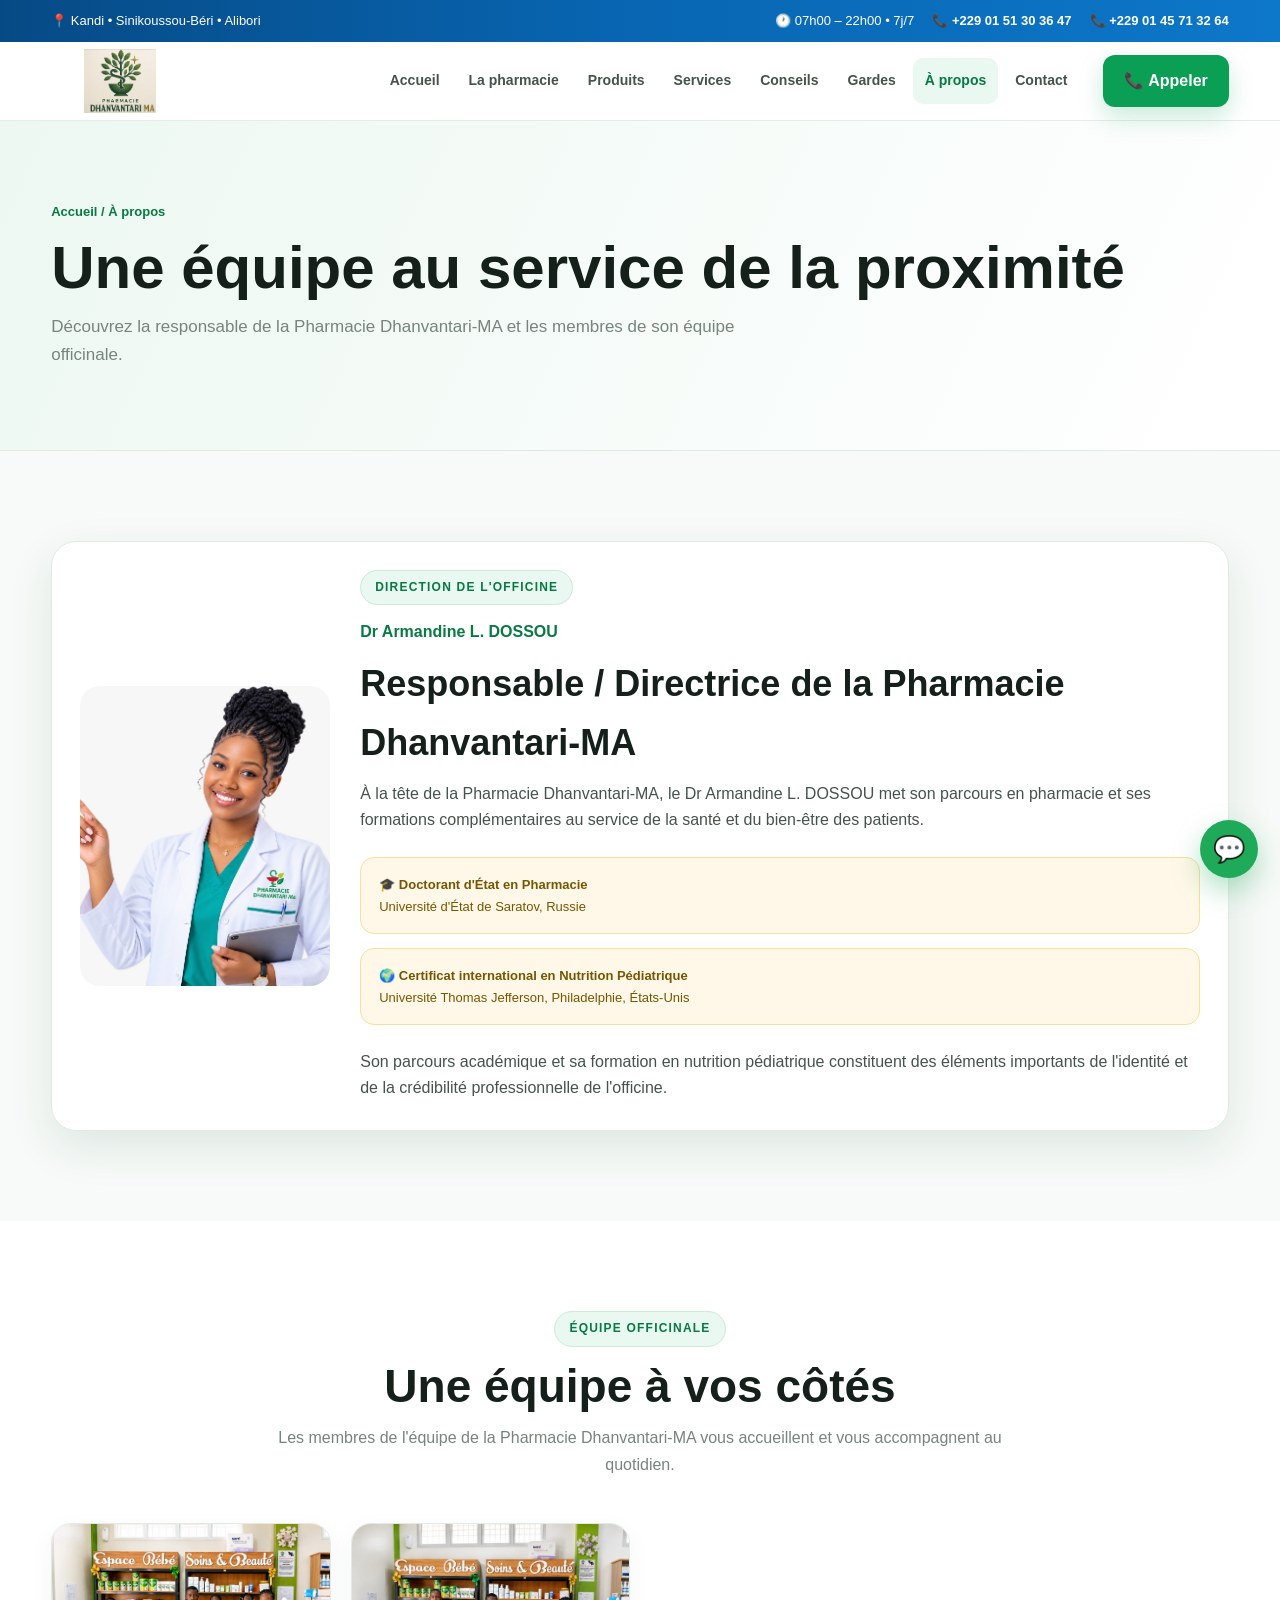
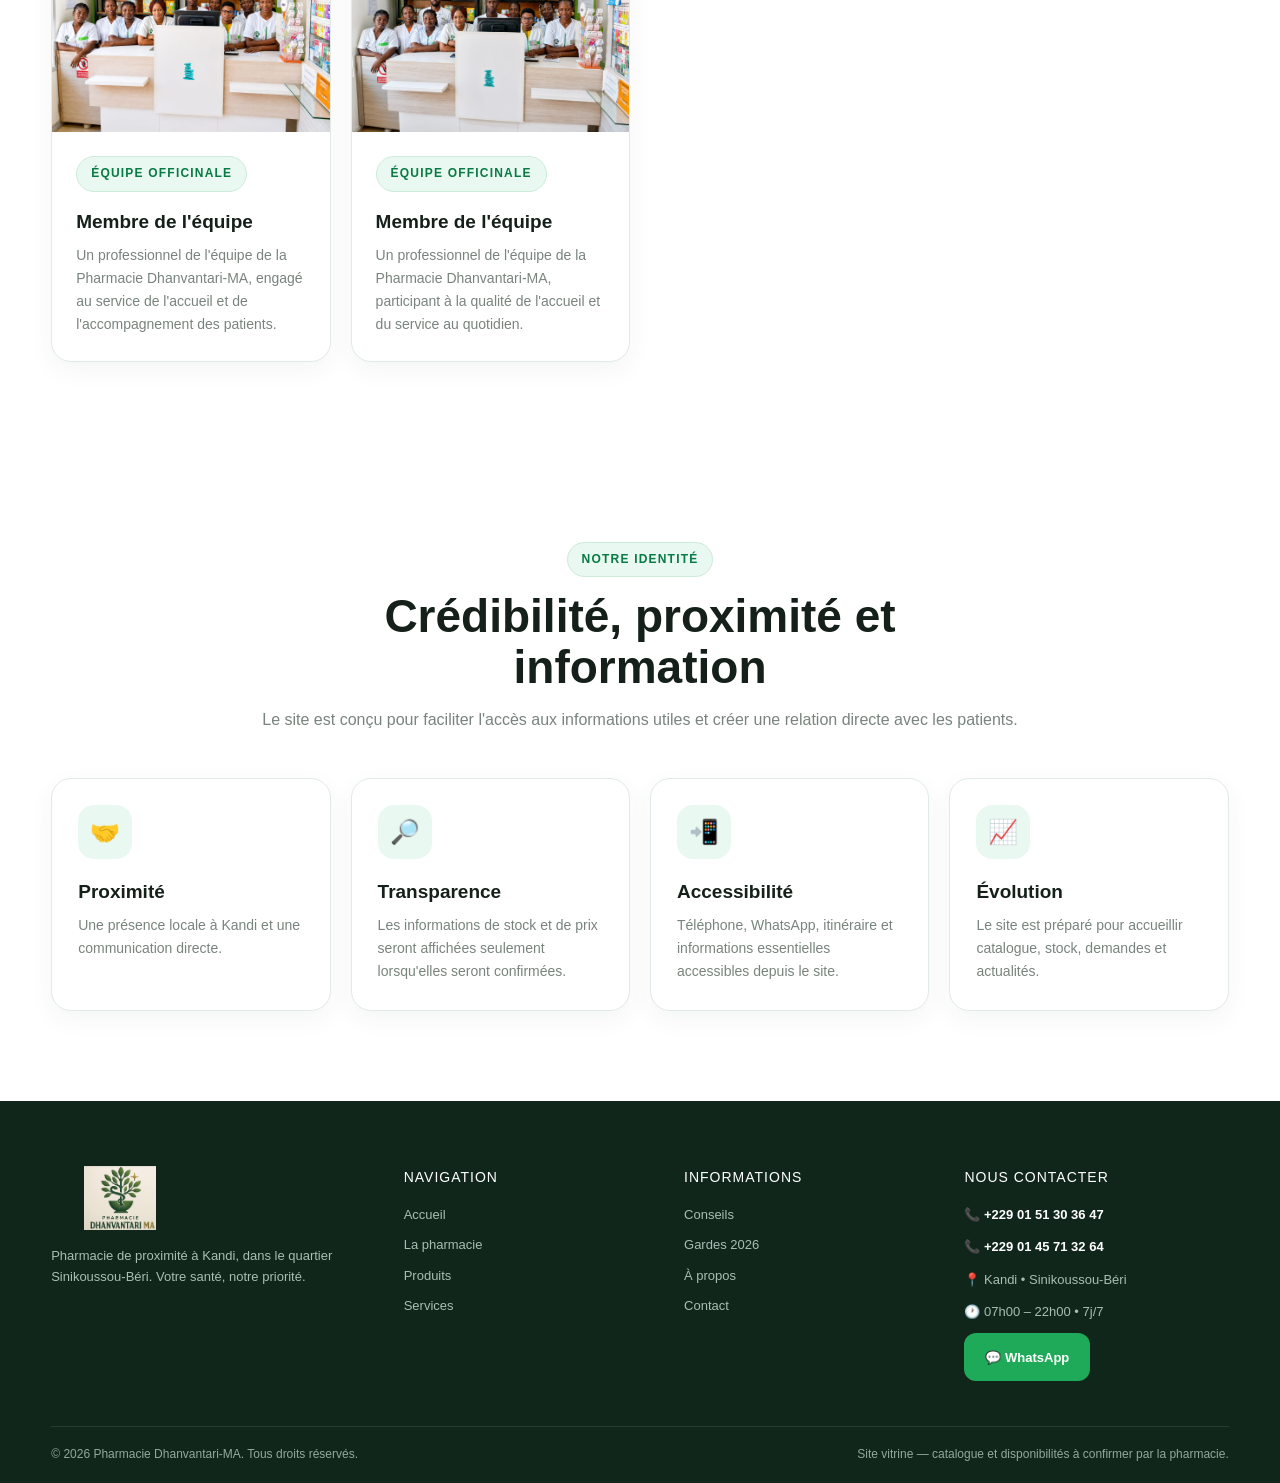
<file: a-propos-dhanvantari-v2.html>
<!DOCTYPE html>
<html lang="fr">
<head>
<meta charset="UTF-8">
<meta name="viewport" content="width=device-width, initial-scale=1.0">
<title>Pharmacie Dhanvantari-MA | À propos</title>
<meta name="description" content="Découvrez le Dr Armandine L. DOSSOU, responsable de la Pharmacie Dhanvantari-MA, ainsi que son équipe officinale à Kandi.">
<meta name="theme-color" content="#0a9f55">
<link rel="stylesheet" href="style.css">
</head>
<body>

<div class="topbar">
  <div class="container topbar-inner">
    <div class="topbar-left"><span>📍 Kandi • Sinikoussou-Béri • Alibori</span></div>
    <div class="topbar-right">
      <span>🕐 07h00 – 22h00 • 7j/7</span>
      <a href="tel:+2290151303647">📞 +229 01 51 30 36 47</a>
      <a href="tel:+2290145713264">📞 +229 01 45 71 32 64</a>
    </div>
  </div>
</div>

<header class="header">
  <div class="container nav">
    <a class="logo" href="index.html" aria-label="Pharmacie Dhanvantari-MA - Accueil">
      <img class="brand-logo" src="logo.jpeg" alt="Logo Pharmacie Dhanvantari-MA">
    </a>
    <nav class="nav-links">
      <a href="index.html">Accueil</a>
      <a href="pharmacie.html">La pharmacie</a>
      <a href="produits.html">Produits</a>
      <a href="services.html">Services</a>
      <a href="conseils.html">Conseils</a>
      <a href="gardes.html">Gardes</a>
      <a href="a-propos.html" class="active">À propos</a>
      <a href="contact.html">Contact</a>
    </nav>
    <a class="btn btn-primary header-call" href="tel:+2290151303647">📞 Appeler</a>
    <button class="menu-toggle" aria-label="Menu">☰</button>
  </div>
</header>

<main>

<section class="page-hero">
  <div class="container">
    <div class="breadcrumb">Accueil / À propos</div>
    <h1>Une équipe au service de la proximité</h1>
    <p>Découvrez la responsable de la Pharmacie Dhanvantari-MA et les membres de son équipe officinale.</p>
  </div>
</section>

<section class="section">
  <div class="container">
    <div class="team-card reveal">
      <div class="team-photo">
        <img src="pharmacienne.jpeg"
             alt="Dr Armandine L. DOSSOU, responsable de la Pharmacie Dhanvantari-MA"
             onerror="this.style.display='none';this.parentElement.innerHTML='<div style=&quot;height:100%;display:grid;place-items:center;padding:30px;text-align:center;color:#087a43;font-weight:800&quot;>Photo de la responsable<br>à ajouter : pharmacienne.jpeg</div>'">
      </div>

      <div class="team-copy">
        <div class="section-label">Direction de l'officine</div>
        <div class="role">Dr Armandine L. DOSSOU</div>
        <h2>Responsable / Directrice de la Pharmacie Dhanvantari-MA</h2>

        <p>
          À la tête de la Pharmacie Dhanvantari-MA, le Dr Armandine L. DOSSOU
          met son parcours en pharmacie et ses formations complémentaires
          au service de la santé et du bien-être des patients.
        </p>

        <div style="display:grid;gap:14px;margin:24px 0;">
          <div class="notice" style="margin:0;">
            <strong>🎓 Doctorant d'État en Pharmacie</strong><br>
            Université d'État de Saratov, Russie
          </div>
          <div class="notice" style="margin:0;">
            <strong>🌍 Certificat international en Nutrition Pédiatrique</strong><br>
            Université Thomas Jefferson, Philadelphie, États-Unis
          </div>
        </div>

        <p>
          Son parcours académique et sa formation en nutrition pédiatrique
          constituent des éléments importants de l'identité et de la crédibilité
          professionnelle de l'officine.
        </p>
      </div>
    </div>
  </div>
</section>

<section class="section" style="background:#fff">
  <div class="container">
    <div class="section-heading">
      <div class="section-label">Équipe officinale</div>
      <h2>Une équipe à vos côtés</h2>
      <p>Les membres de l'équipe de la Pharmacie Dhanvantari-MA vous accueillent et vous accompagnent au quotidien.</p>
    </div>

    <div class="card-grid">
      <article class="info-card reveal" style="padding:0;overflow:hidden;">
        <div style="aspect-ratio:4/3;overflow:hidden;background:#eef8f2;">
          <img src="ph1.jpeg" alt="Membre de l'équipe de la Pharmacie Dhanvantari-MA" style="width:100%;height:100%;object-fit:cover;display:block;">
        </div>
        <div style="padding:24px;">
          <div class="section-label">Équipe officinale</div>
          <h3>Membre de l'équipe</h3>
          <p>Un professionnel de l'équipe de la Pharmacie Dhanvantari-MA, engagé au service de l'accueil et de l'accompagnement des patients.</p>
        </div>
      </article>

      <article class="info-card reveal" style="padding:0;overflow:hidden;">
        <div style="aspect-ratio:4/3;overflow:hidden;background:#eef8f2;">
          <img src="ph2.jpeg" alt="Membre de l'équipe de la Pharmacie Dhanvantari-MA" style="width:100%;height:100%;object-fit:cover;display:block;">
        </div>
        <div style="padding:24px;">
          <div class="section-label">Équipe officinale</div>
          <h3>Membre de l'équipe</h3>
          <p>Un professionnel de l'équipe de la Pharmacie Dhanvantari-MA, participant à la qualité de l'accueil et du service au quotidien.</p>
        </div>
      </article>
    </div>
  </div>
</section>

<section class="section" style="background:#fff">
  <div class="container">
    <div class="section-heading">
      <div class="section-label">Notre identité</div>
      <h2>Crédibilité, proximité et information</h2>
      <p>Le site est conçu pour faciliter l'accès aux informations utiles et créer une relation directe avec les patients.</p>
    </div>
    <div class="card-grid">
      <article class="info-card reveal"><div class="info-icon">🤝</div><h3>Proximité</h3><p>Une présence locale à Kandi et une communication directe.</p></article>
      <article class="info-card reveal"><div class="info-icon">🔎</div><h3>Transparence</h3><p>Les informations de stock et de prix seront affichées seulement lorsqu'elles seront confirmées.</p></article>
      <article class="info-card reveal"><div class="info-icon">📲</div><h3>Accessibilité</h3><p>Téléphone, WhatsApp, itinéraire et informations essentielles accessibles depuis le site.</p></article>
      <article class="info-card reveal"><div class="info-icon">📈</div><h3>Évolution</h3><p>Le site est préparé pour accueillir catalogue, stock, demandes et actualités.</p></article>
    </div>
  </div>
</section>

</main>

<footer>
  <div class="container footer-grid">
    <div class="footer-brand">
      <a class="logo" href="index.html" aria-label="Pharmacie Dhanvantari-MA - Accueil">
        <img class="brand-logo" src="logo.jpeg" alt="Logo Pharmacie Dhanvantari-MA">
      </a>
      <p>Pharmacie de proximité à Kandi, dans le quartier Sinikoussou-Béri. Votre santé, notre priorité.</p>
    </div>
    <div>
      <div class="footer-title">Navigation</div>
      <div class="footer-links">
        <a href="index.html">Accueil</a><a href="pharmacie.html">La pharmacie</a>
        <a href="produits.html">Produits</a><a href="services.html">Services</a>
      </div>
    </div>
    <div>
      <div class="footer-title">Informations</div>
      <div class="footer-links">
        <a href="conseils.html">Conseils</a><a href="gardes.html">Gardes 2026</a>
        <a href="a-propos.html">À propos</a><a href="contact.html">Contact</a>
      </div>
    </div>
    <div>
      <div class="footer-title">Nous contacter</div>
      <div class="footer-contact">
        <div>📞 <strong>+229 01 51 30 36 47</strong></div>
        <div>📞 <strong>+229 01 45 71 32 64</strong></div>
        <div>📍 Kandi • Sinikoussou-Béri</div>
        <div>🕐 07h00 – 22h00 • 7j/7</div>
        <div><button class="btn btn-whatsapp" data-whatsapp="Bonjour Pharmacie Dhanvantari-MA, je souhaite obtenir des informations.">💬 WhatsApp</button></div>
      </div>
    </div>
  </div>
  <div class="container footer-bottom">
    <span>© <span data-year></span> Pharmacie Dhanvantari-MA. Tous droits réservés.</span>
    <span>Site vitrine — catalogue et disponibilités à confirmer par la pharmacie.</span>
  </div>
</footer>

<a class="floating-whatsapp" href="https://wa.me/2290151303647" target="_blank" rel="noopener noreferrer" aria-label="WhatsApp">💬</a>
<button class="back-top" aria-label="Retour en haut">↑</button>
<script src="main.js"></script>
</body>
</html>
</file>
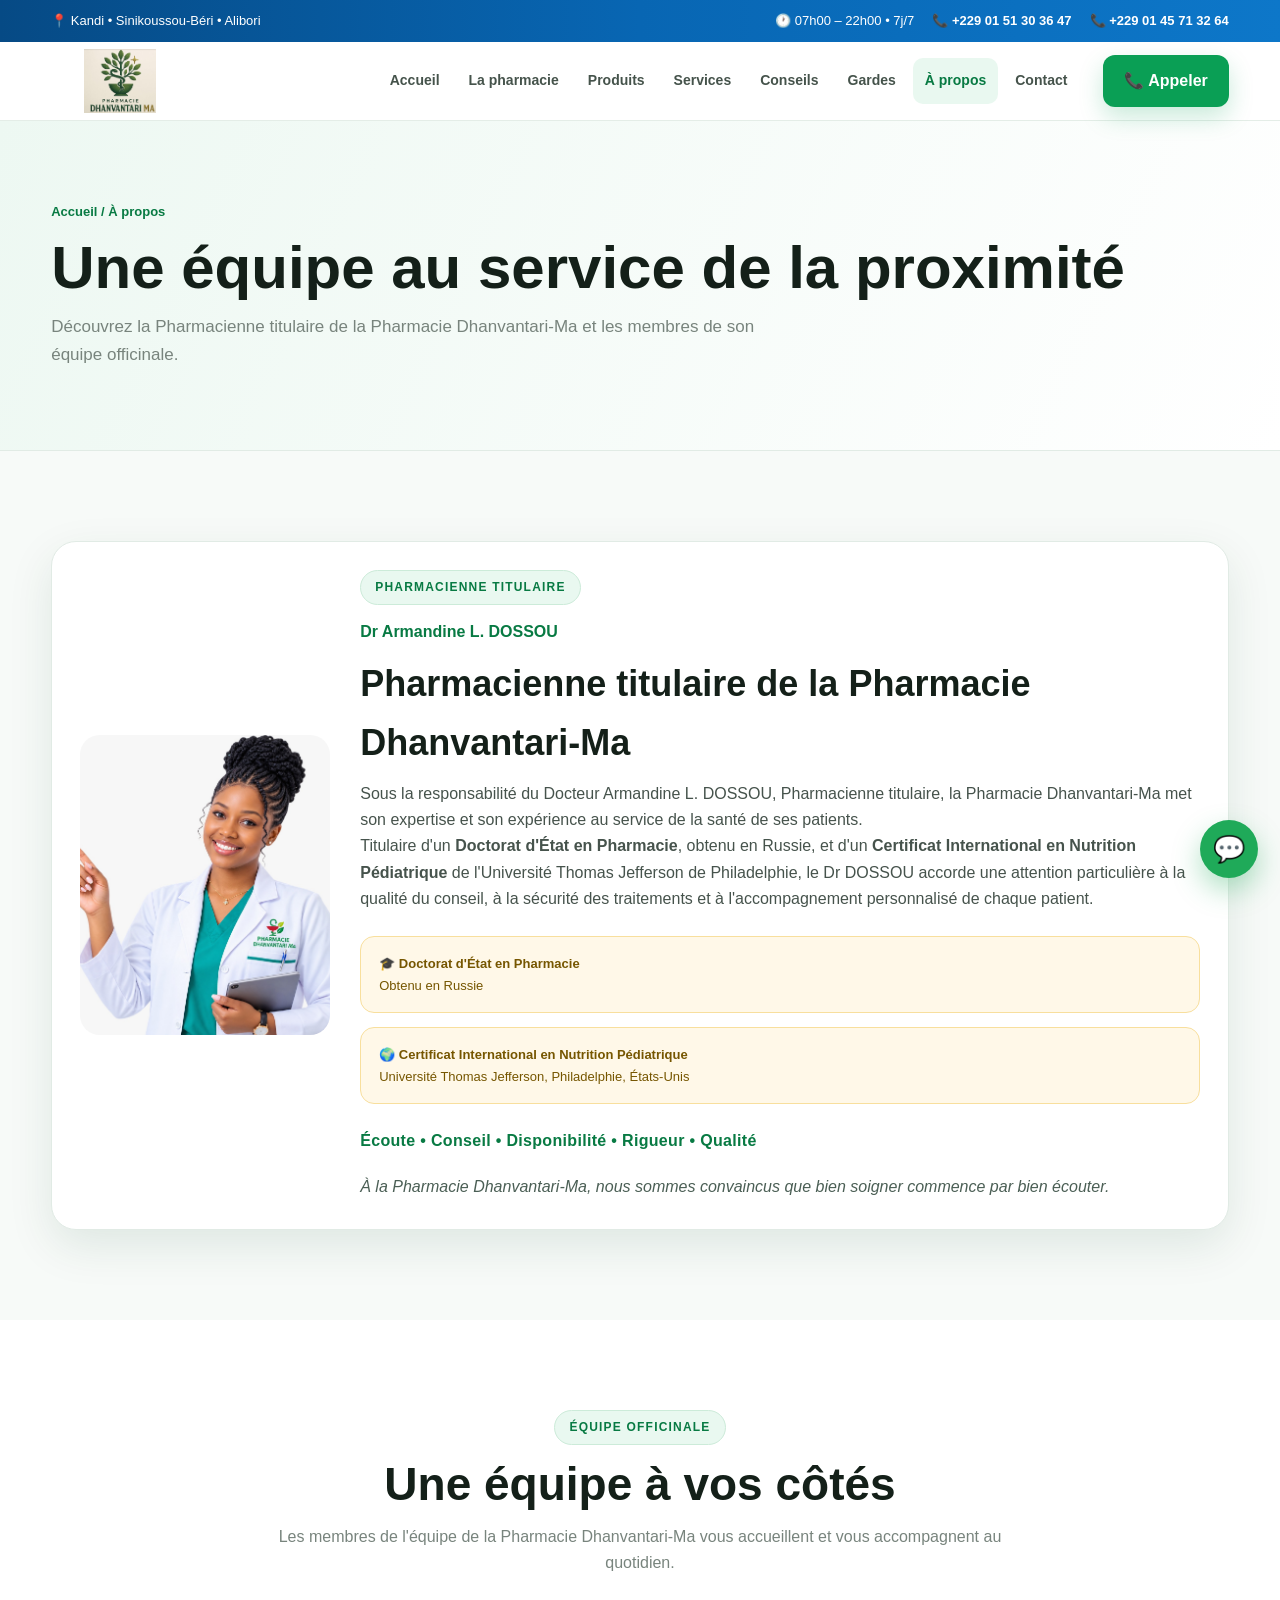
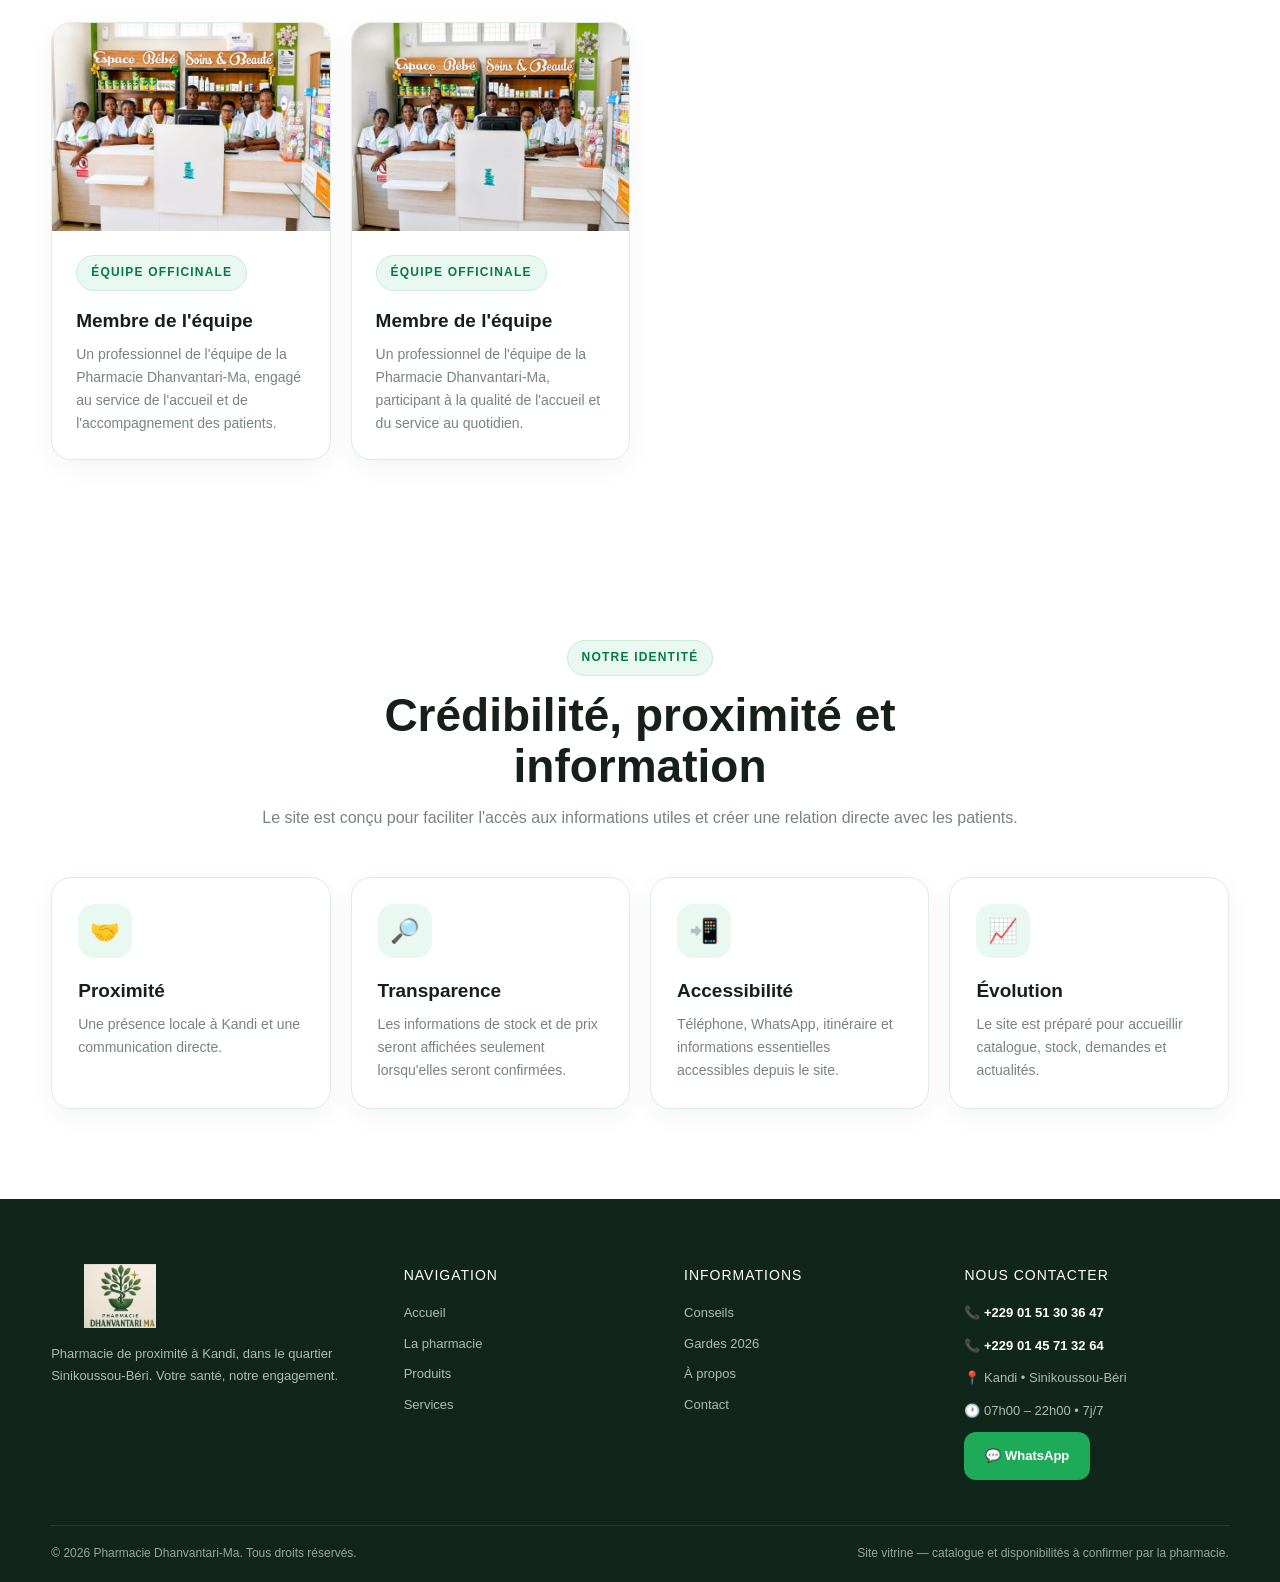
<file: a-propos.html>
<!DOCTYPE html>
<html lang="fr">
<head>
<meta charset="UTF-8">
<meta name="viewport" content="width=device-width, initial-scale=1.0">
<title>Pharmacie Dhanvantari-Ma à Kandi | À propos & Pharmacienne titulaire</title>
<meta name="description" content="Découvrez le Dr Armandine L. DOSSOU, Pharmacienne titulaire de la Pharmacie Dhanvantari-Ma à Kandi, Alibori. Parcours, équipe officinale et engagement de proximité.">
<meta name="robots" content="index, follow">
<meta name="theme-color" content="#0a9f55">
<link rel="canonical" href="https://www.pharmaciedhanvantarima.com/a-propos.html">

<!-- Favicon -->
<link rel="icon" type="image/jpeg" href="https://www.pharmaciedhanvantarima.com/logo.jpeg">
<link rel="apple-touch-icon" href="https://www.pharmaciedhanvantarima.com/logo.jpeg">

<!-- Open Graph -->
<meta property="og:type" content="website">
<meta property="og:site_name" content="Pharmacie Dhanvantari-Ma">
<meta property="og:title" content="Pharmacie Dhanvantari-Ma à Kandi | À propos & Pharmacienne titulaire">
<meta property="og:description" content="Découvrez le Dr Armandine L. DOSSOU, Pharmacienne titulaire de la Pharmacie Dhanvantari-Ma à Kandi, Alibori. Parcours, équipe officinale et engagement de proximité.">
<meta property="og:url" content="https://www.pharmaciedhanvantarima.com/a-propos.html">
<meta property="og:image" content="https://www.pharmaciedhanvantarima.com/ph1.jpeg">
<meta property="og:locale" content="fr_FR">

<!-- Twitter Card -->
<meta name="twitter:card" content="summary_large_image">
<meta name="twitter:title" content="Pharmacie Dhanvantari-Ma à Kandi | À propos & Pharmacienne titulaire">
<meta name="twitter:description" content="Découvrez le Dr Armandine L. DOSSOU, Pharmacienne titulaire de la Pharmacie Dhanvantari-Ma à Kandi, Alibori. Parcours, équipe officinale et engagement de proximité.">
<meta name="twitter:image" content="https://www.pharmaciedhanvantarima.com/ph1.jpeg">

<link rel="stylesheet" href="style.css">

<!-- Données structurées JSON-LD -->
<script type="application/ld+json">
{
  "@context": "https://schema.org",
  "@graph": [
    {
      "@type": "WebPage",
      "@id": "https://www.pharmaciedhanvantarima.com/a-propos.html#webpage",
      "url": "https://www.pharmaciedhanvantarima.com/a-propos.html",
      "name": "À propos - Pharmacie Dhanvantari-Ma",
      "description": "Découvrez le Dr Armandine L. DOSSOU, Pharmacienne titulaire de la Pharmacie Dhanvantari-Ma à Kandi, Alibori. Parcours, équipe officinale et engagement de proximité.",
      "isPartOf": {
        "@id": "https://www.pharmaciedhanvantarima.com/#website"
      },
      "about": {
        "@id": "https://www.pharmaciedhanvantarima.com/#pharmacy"
      }
    },
    {
      "@type": "BreadcrumbList",
      "itemListElement": [
        {
          "@type": "ListItem",
          "position": 1,
          "name": "Accueil",
          "item": "https://www.pharmaciedhanvantarima.com/"
        },
        {
          "@type": "ListItem",
          "position": 2,
          "name": "À propos",
          "item": "https://www.pharmaciedhanvantarima.com/a-propos.html"
        }
      ]
    },
    {
      "@type": "Person",
      "@id": "https://www.pharmaciedhanvantarima.com/a-propos.html#person",
      "name": "Dr Armandine L. DOSSOU",
      "jobTitle": "Pharmacienne titulaire",
      "worksFor": {
        "@id": "https://www.pharmaciedhanvantarima.com/#pharmacy"
      },
      "description": "Titulaire d'un Doctorat d'État en Pharmacie, obtenu en Russie, et d'un Certificat International en Nutrition Pédiatrique de l'Université Thomas Jefferson de Philadelphie.",
      "knowsAbout": [
        "Pharmacie",
        "Nutrition Pédiatrique"
      ]
    }
  ]
}
</script>
</head>
<body>

<div class="topbar">
  <div class="container topbar-inner">
    <div class="topbar-left"><span>📍 Kandi • Sinikoussou-Béri • Alibori</span></div>
    <div class="topbar-right">
      <span>🕐 07h00 – 22h00 • 7j/7</span>
      <a href="tel:+2290151303647">📞 +229 01 51 30 36 47</a>
      <a href="tel:+2290145713264">📞 +229 01 45 71 32 64</a>
    </div>
  </div>
</div>

<header class="header">
  <div class="container nav">
    <a class="logo" href="index.html" aria-label="Pharmacie Dhanvantari-Ma - Accueil">
      <img class="brand-logo" src="logo.jpeg" alt="Logo Pharmacie Dhanvantari-Ma">
    </a>
    <nav class="nav-links" aria-label="Navigation principale">
      <a href="index.html">Accueil</a>
      <a href="pharmacie.html">La pharmacie</a>
      <a href="produits.html">Produits</a>
      <a href="services.html">Services</a>
      <a href="conseils.html">Conseils</a>
      <a href="gardes.html">Gardes</a>
      <a href="a-propos.html" class="active" aria-current="page">À propos</a>
      <a href="contact.html">Contact</a>
    </nav>
    <a class="btn btn-primary header-call" href="tel:+2290151303647" aria-label="Appeler la Pharmacie Dhanvantari-Ma">📞 Appeler</a>
    <button class="menu-toggle" aria-label="Ouvrir le menu de navigation">☰</button>
  </div>
</header>

<main>

<section class="page-hero">
  <div class="container">
    <nav class="breadcrumb" aria-label="Fil d'Ariane">
      <a href="index.html">Accueil</a> / <span>À propos</span>
    </nav>
    <h1>Une équipe au service de la proximité</h1>
    <p>Découvrez la Pharmacienne titulaire de la Pharmacie Dhanvantari-Ma et les membres de son équipe officinale.</p>
  </div>
</section>

<section class="section">
  <div class="container">
    <div class="team-card reveal">
      <div class="team-photo">
        <img src="pharmacienne.jpeg"
             alt="Dr Armandine L. DOSSOU, Pharmacienne titulaire de la Pharmacie Dhanvantari-Ma"
             onerror="this.style.display='none';this.parentElement.innerHTML='<div style=&quot;height:100%;display:grid;place-items:center;padding:30px;text-align:center;color:#087a43;font-weight:800&quot;>Photo de la Pharmacienne titulaire<br>à ajouter : pharmacienne.jpeg</div>'">
      </div>

      <div class="team-copy">
        <div class="section-label">Pharmacienne titulaire</div>
        <div class="role">Dr Armandine L. DOSSOU</div>
        <h2>Pharmacienne titulaire de la Pharmacie Dhanvantari-Ma</h2>

        <p>
          Sous la responsabilité du Docteur Armandine L. DOSSOU,
          Pharmacienne titulaire, la Pharmacie Dhanvantari-Ma
          met son expertise et son expérience au service de la
          santé de ses patients.
        </p>

        <p>
          Titulaire d'un <strong>Doctorat d'État en Pharmacie</strong>,
          obtenu en Russie, et d'un <strong>Certificat International
          en Nutrition Pédiatrique</strong> de l'Université Thomas
          Jefferson de Philadelphie, le Dr DOSSOU accorde une
          attention particulière à la qualité du conseil, à la
          sécurité des traitements et à l'accompagnement
          personnalisé de chaque patient.
        </p>

        <div style="display:grid;gap:14px;margin:24px 0;">
          <div class="notice" style="margin:0;">
            <strong>🎓 Doctorat d'État en Pharmacie</strong><br>
            Obtenu en Russie
          </div>
          <div class="notice" style="margin:0;">
            <strong>🌍 Certificat International en Nutrition Pédiatrique</strong><br>
            Université Thomas Jefferson, Philadelphie, États-Unis
          </div>
        </div>

        <p style="
          margin:0 0 18px;
          font-weight:800;
          color:#087a43;
          letter-spacing:.02em;
        ">
          Écoute • Conseil • Disponibilité • Rigueur • Qualité
        </p>

        <p style="
          margin:0;
          color:#4b5f55;
          line-height:1.75;
          font-size:16px;
          font-style:italic;
        ">
          À la Pharmacie Dhanvantari-Ma, nous sommes convaincus
          que bien soigner commence par bien écouter.
        </p>
      </div>
    </div>
  </div>
</section>

<section class="section" style="background:#fff">
  <div class="container">
    <div class="section-heading">
      <div class="section-label">Équipe officinale</div>
      <h2>Une équipe à vos côtés</h2>
      <p>Les membres de l'équipe de la Pharmacie Dhanvantari-Ma vous accueillent et vous accompagnent au quotidien.</p>
    </div>

    <div class="card-grid">
      <article class="info-card reveal" style="padding:0;overflow:hidden;">
        <div style="aspect-ratio:4/3;overflow:hidden;background:#eef8f2;">
          <img src="ph1.jpeg" alt="Membre de l'équipe de la Pharmacie Dhanvantari-Ma à Kandi" loading="lazy" style="width:100%;height:100%;object-fit:cover;display:block;">
        </div>
        <div style="padding:24px;">
          <div class="section-label">Équipe officinale</div>
          <h3>Membre de l'équipe</h3>
          <p>Un professionnel de l'équipe de la Pharmacie Dhanvantari-Ma, engagé au service de l'accueil et de l'accompagnement des patients.</p>
        </div>
      </article>

      <article class="info-card reveal" style="padding:0;overflow:hidden;">
        <div style="aspect-ratio:4/3;overflow:hidden;background:#eef8f2;">
          <img src="ph2.jpeg" alt="Membre de l'équipe de la Pharmacie Dhanvantari-Ma à Kandi" loading="lazy" style="width:100%;height:100%;object-fit:cover;display:block;">
        </div>
        <div style="padding:24px;">
          <div class="section-label">Équipe officinale</div>
          <h3>Membre de l'équipe</h3>
          <p>Un professionnel de l'équipe de la Pharmacie Dhanvantari-Ma, participant à la qualité de l'accueil et du service au quotidien.</p>
        </div>
      </article>
    </div>
  </div>
</section>

<section class="section" style="background:#fff">
  <div class="container">
    <div class="section-heading">
      <div class="section-label">Notre identité</div>
      <h2>Crédibilité, proximité et information</h2>
      <p>Le site est conçu pour faciliter l'accès aux informations utiles et créer une relation directe avec les patients.</p>
    </div>
    <div class="card-grid">
      <article class="info-card reveal"><div class="info-icon">🤝</div><h3>Proximité</h3><p>Une présence locale à Kandi et une communication directe.</p></article>
      <article class="info-card reveal"><div class="info-icon">🔎</div><h3>Transparence</h3><p>Les informations de stock et de prix seront affichées seulement lorsqu'elles seront confirmées.</p></article>
      <article class="info-card reveal"><div class="info-icon">📲</div><h3>Accessibilité</h3><p>Téléphone, WhatsApp, itinéraire et informations essentielles accessibles depuis le site.</p></article>
      <article class="info-card reveal"><div class="info-icon">📈</div><h3>Évolution</h3><p>Le site est préparé pour accueillir catalogue, stock, demandes et actualités.</p></article>
    </div>
  </div>
</section>

</main>

<footer>
  <div class="container footer-grid">
    <div class="footer-brand">
      <a class="logo" href="index.html" aria-label="Pharmacie Dhanvantari-Ma - Accueil">
        <img class="brand-logo" src="logo.jpeg" alt="Logo Pharmacie Dhanvantari-Ma">
      </a>
      <p>Pharmacie de proximité à Kandi, dans le quartier Sinikoussou-Béri. Votre santé, notre engagement.</p>
    </div>
    <div>
      <div class="footer-title">Navigation</div>
      <div class="footer-links">
        <a href="index.html">Accueil</a><a href="pharmacie.html">La pharmacie</a>
        <a href="produits.html">Produits</a><a href="services.html">Services</a>
      </div>
    </div>
    <div>
      <div class="footer-title">Informations</div>
      <div class="footer-links">
        <a href="conseils.html">Conseils</a><a href="gardes.html">Gardes 2026</a>
        <a href="a-propos.html">À propos</a><a href="contact.html">Contact</a>
      </div>
    </div>
    <div>
      <div class="footer-title">Nous contacter</div>
      <div class="footer-contact">
        <div>📞 <strong>+229 01 51 30 36 47</strong></div>
        <div>📞 <strong>+229 01 45 71 32 64</strong></div>
        <div>📍 Kandi • Sinikoussou-Béri</div>
        <div>🕐 07h00 – 22h00 • 7j/7</div>
        <div><button class="btn btn-whatsapp" data-whatsapp="Bonjour Pharmacie Dhanvantari-Ma, je souhaite obtenir des informations.">💬 WhatsApp</button></div>
      </div>
    </div>
  </div>
  <div class="container footer-bottom">
    <span>© <span data-year></span> Pharmacie Dhanvantari-Ma. Tous droits réservés.</span>
    <span>Site vitrine — catalogue et disponibilités à confirmer par la pharmacie.</span>
  </div>
</footer>

<a class="floating-whatsapp" href="https://wa.me/2290151303647" target="_blank" rel="noopener noreferrer" aria-label="Contacter la Pharmacie Dhanvantari-Ma sur WhatsApp">💬</a>
<button class="back-top" aria-label="Retour en haut de la page">↑</button>
<script src="main.js"></script>
</body>
</html>
</file>
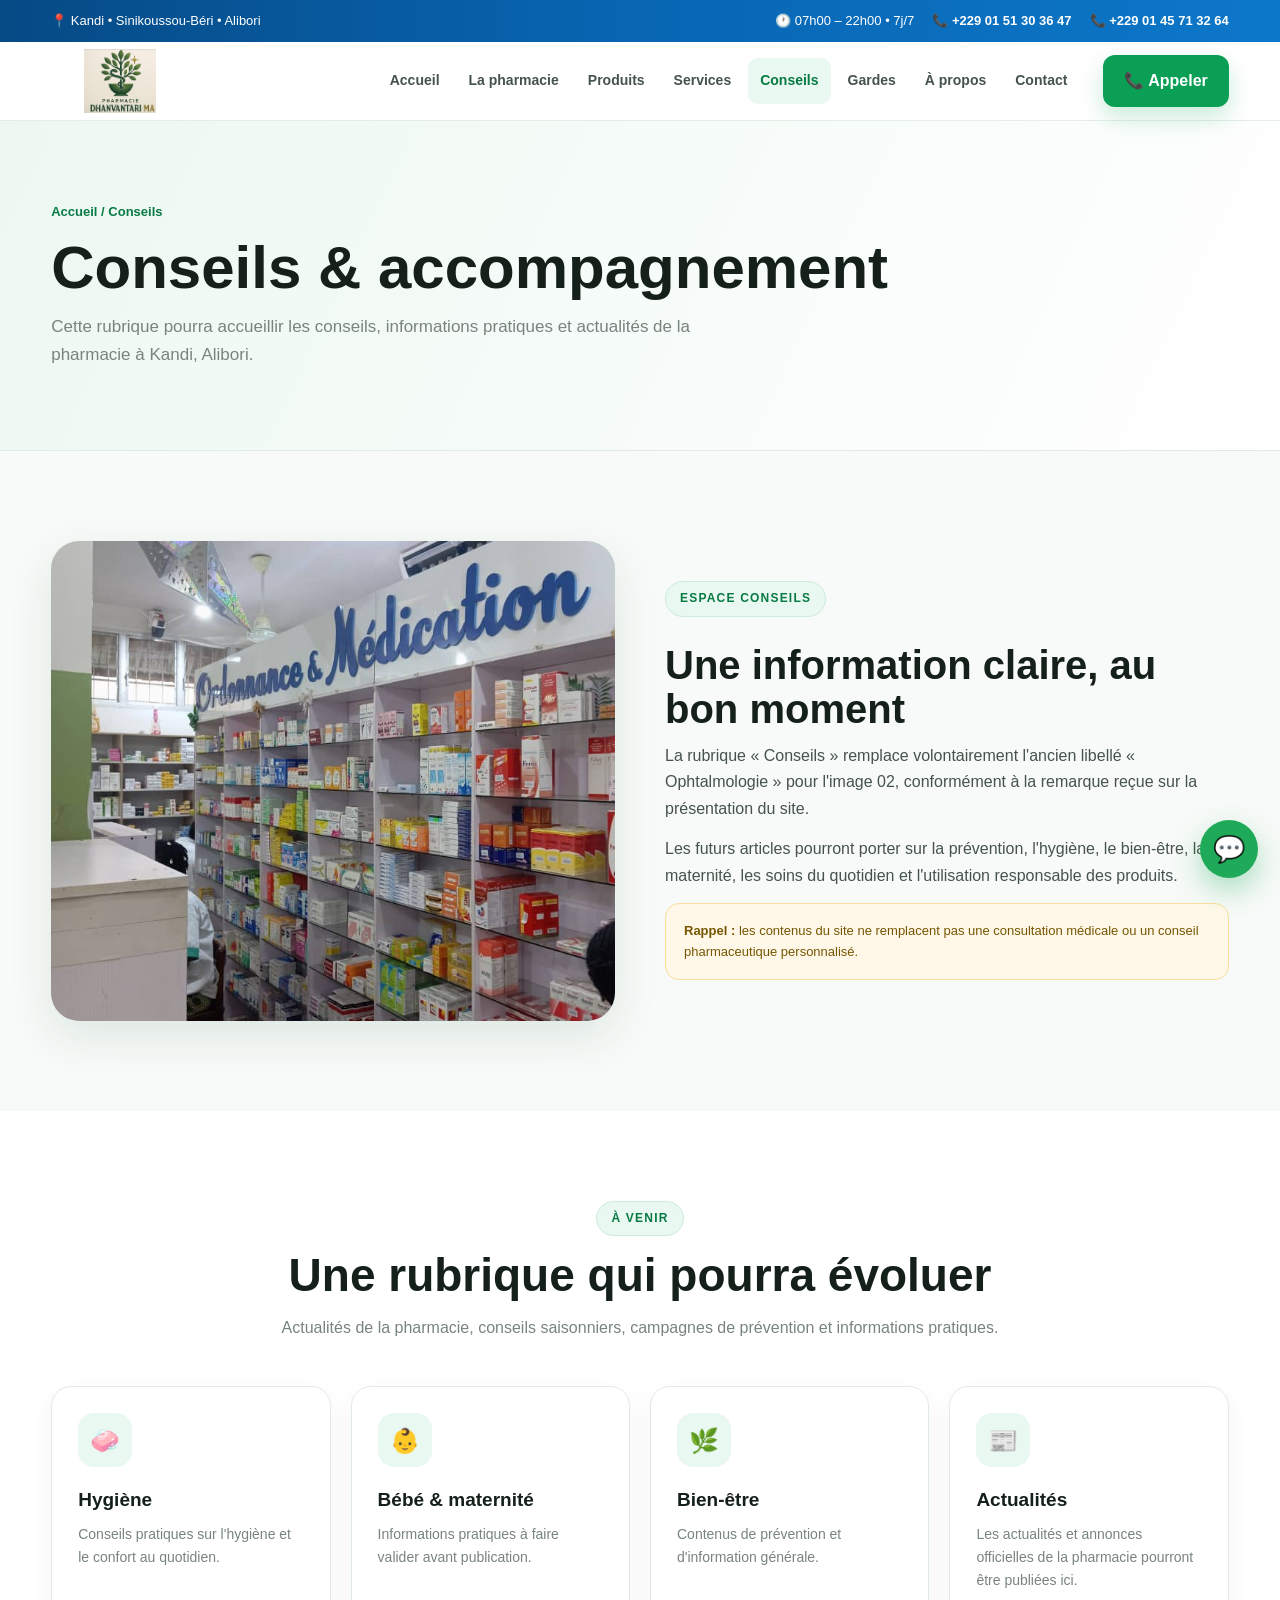
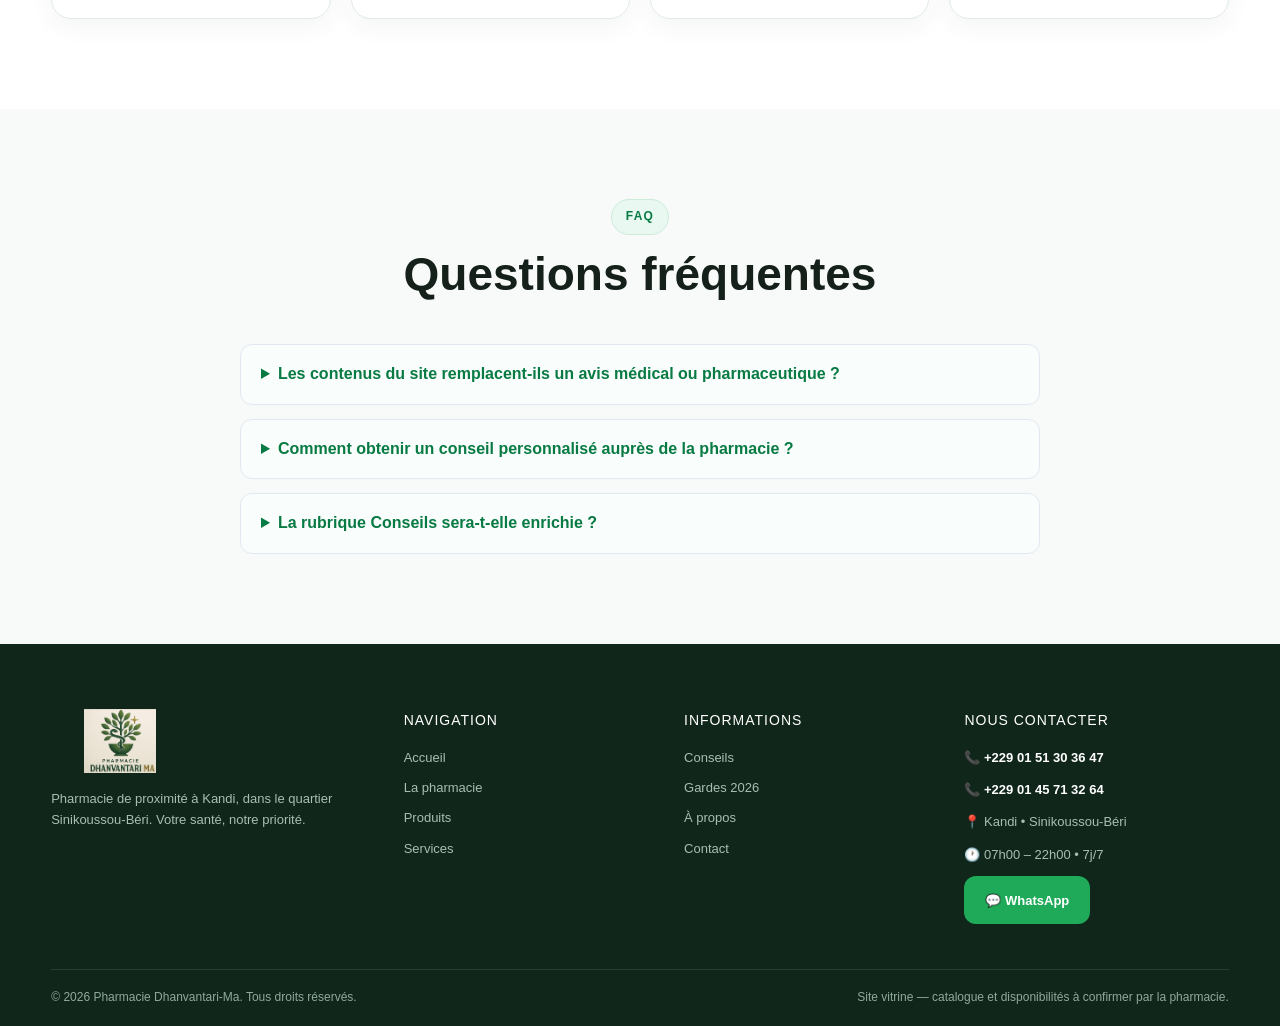
<file: conseils.html>
<!DOCTYPE html>
<html lang="fr">
<head>
<meta charset="UTF-8">
<meta name="viewport" content="width=device-width, initial-scale=1.0">
<title>Conseils santé & prévention | Pharmacie Dhanvantari-Ma à Kandi</title>
<meta name="description" content="Consultez les conseils et informations de santé de la Pharmacie Dhanvantari-Ma à Kandi, Alibori. Prévention, hygiène, bien-être et actualités. Contact par téléphone ou WhatsApp.">
<meta name="robots" content="index, follow">
<meta name="theme-color" content="#0a9f55">
<link rel="canonical" href="https://www.pharmaciedhanvantarima.com/conseils.html">

<!-- Favicon -->
<link rel="icon" type="image/jpeg" href="https://www.pharmaciedhanvantarima.com/logo.jpeg">
<link rel="apple-touch-icon" href="https://www.pharmaciedhanvantarima.com/logo.jpeg">

<!-- Open Graph -->
<meta property="og:type" content="website">
<meta property="og:site_name" content="Pharmacie Dhanvantari-Ma">
<meta property="og:title" content="Conseils santé & prévention | Pharmacie Dhanvantari-Ma à Kandi">
<meta property="og:description" content="Consultez les conseils et informations de santé de la Pharmacie Dhanvantari-Ma à Kandi, Alibori. Prévention, hygiène, bien-être et actualités. Contact par téléphone ou WhatsApp.">
<meta property="og:url" content="https://www.pharmaciedhanvantarima.com/conseils.html">
<meta property="og:image" content="https://www.pharmaciedhanvantarima.com/ph1.jpeg">
<meta property="og:locale" content="fr_FR">

<!-- Twitter Card -->
<meta name="twitter:card" content="summary_large_image">
<meta name="twitter:title" content="Conseils santé & prévention | Pharmacie Dhanvantari-Ma à Kandi">
<meta name="twitter:description" content="Consultez les conseils et informations de santé de la Pharmacie Dhanvantari-Ma à Kandi, Alibori. Prévention, hygiène, bien-être et actualités. Contact par téléphone ou WhatsApp.">
<meta name="twitter:image" content="https://www.pharmaciedhanvantarima.com/ph1.jpeg">

<link rel="stylesheet" href="style.css">

<!-- Données structurées JSON-LD -->
<script type="application/ld+json">
{
  "@context": "https://schema.org",
  "@graph": [
    {
      "@type": "WebPage",
      "@id": "https://www.pharmaciedhanvantarima.com/conseils.html#webpage",
      "url": "https://www.pharmaciedhanvantarima.com/conseils.html",
      "name": "Conseils santé & prévention - Pharmacie Dhanvantari-Ma à Kandi",
      "description": "Consultez les conseils et informations de santé de la Pharmacie Dhanvantari-Ma à Kandi, Alibori. Prévention, hygiène, bien-être et actualités.",
      "isPartOf": {
        "@id": "https://www.pharmaciedhanvantarima.com/#website"
      }
    },
    {
      "@type": "BreadcrumbList",
      "itemListElement": [
        {
          "@type": "ListItem",
          "position": 1,
          "name": "Accueil",
          "item": "https://www.pharmaciedhanvantarima.com/"
        },
        {
          "@type": "ListItem",
          "position": 2,
          "name": "Conseils",
          "item": "https://www.pharmaciedhanvantarima.com/conseils.html"
        }
      ]
    },
    {
      "@type": "FAQPage",
      "mainEntity": [
        {
          "@type": "Question",
          "name": "Les contenus du site remplacent-ils un avis médical ou pharmaceutique ?",
          "acceptedAnswer": {
            "@type": "Answer",
            "text": "Non. Les contenus du site sont uniquement informatifs et ne remplacent pas une consultation médicale ou un conseil pharmaceutique personnalisé."
          }
        },
        {
          "@type": "Question",
          "name": "Comment obtenir un conseil personnalisé auprès de la pharmacie ?",
          "acceptedAnswer": {
            "@type": "Answer",
            "text": "Vous pouvez contacter la Pharmacie Dhanvantari-Ma par téléphone au +229 01 51 30 36 47 ou via WhatsApp pour obtenir des informations."
          }
        },
        {
          "@type": "Question",
          "name": "La rubrique Conseils sera-t-elle enrichie ?",
          "acceptedAnswer": {
            "@type": "Answer",
            "text": "Oui. La rubrique Conseils pourra accueillir progressivement des actualités, conseils saisonniers et informations pratiques validées par la pharmacie."
          }
        }
      ]
    }
  ]
}
</script>
</head>
<body>

<div class="topbar">
  <div class="container topbar-inner">
    <div class="topbar-left"><span>📍 Kandi • Sinikoussou-Béri • Alibori</span></div>
    <div class="topbar-right">
      <span>🕐 07h00 – 22h00 • 7j/7</span>
      <a href="tel:+2290151303647">📞 +229 01 51 30 36 47</a>
      <a href="tel:+2290145713264">📞 +229 01 45 71 32 64</a>
    </div>
  </div>
</div>
<header class="header">
  <div class="container nav">
    <a class="logo" href="index.html" aria-label="Pharmacie Dhanvantari-Ma - Accueil">
      <img class="brand-logo" src="logo.jpeg" alt="Logo Pharmacie Dhanvantari-Ma">
    </a>
    <nav class="nav-links" aria-label="Navigation principale">
      <a href="index.html">Accueil</a>
      <a href="pharmacie.html">La pharmacie</a>
      <a href="produits.html">Produits</a>
      <a href="services.html">Services</a>
      <a href="conseils.html" class="active" aria-current="page">Conseils</a>
      <a href="gardes.html">Gardes</a>
      <a href="a-propos.html">À propos</a>
      <a href="contact.html">Contact</a>
    </nav>
    <a class="btn btn-primary header-call" href="tel:+2290151303647" aria-label="Appeler la Pharmacie Dhanvantari-Ma">📞 Appeler</a>
    <button class="menu-toggle" aria-label="Ouvrir le menu de navigation">☰</button>
  </div>
</header>

<main>

<section class="page-hero">
  <div class="container">
    <nav class="breadcrumb" aria-label="Fil d'Ariane">
      <a href="index.html">Accueil</a> / <span>Conseils</span>
    </nav>
    <h1>Conseils & accompagnement</h1>
    <p>Cette rubrique pourra accueillir les conseils, informations pratiques et actualités de la pharmacie à Kandi, Alibori.</p>
  </div>
</section>

<section class="section">
  <div class="container detail-grid">
    <div class="detail-image reveal">
      <img src="2.jpeg" alt="Conseils et soins proposés par la Pharmacie Dhanvantari-Ma à Kandi" loading="lazy">
    </div>
    <div class="detail-copy reveal">
      <div class="section-label">Espace Conseils</div>
      <h2>Une information claire, au bon moment</h2>
      <p>La rubrique « Conseils » remplace volontairement l'ancien libellé « Ophtalmologie » pour l'image 02, conformément à la remarque reçue sur la présentation du site.</p>
      <p>Les futurs articles pourront porter sur la prévention, l'hygiène, le bien-être, la maternité, les soins du quotidien et l'utilisation responsable des produits.</p>
      <div class="notice">
        <strong>Rappel :</strong> les contenus du site ne remplacent pas une consultation médicale ou un conseil pharmaceutique personnalisé.
      </div>
    </div>
  </div>
</section>

<section class="section" style="background:#fff">
  <div class="container">
    <div class="section-heading">
      <div class="section-label">À venir</div>
      <h2>Une rubrique qui pourra évoluer</h2>
      <p>Actualités de la pharmacie, conseils saisonniers, campagnes de prévention et informations pratiques.</p>
    </div>
    <div class="card-grid">
      <article class="info-card reveal"><div class="info-icon">🧼</div><h3>Hygiène</h3><p>Conseils pratiques sur l'hygiène et le confort au quotidien.</p></article>
      <article class="info-card reveal"><div class="info-icon">👶</div><h3>Bébé & maternité</h3><p>Informations pratiques à faire valider avant publication.</p></article>
      <article class="info-card reveal"><div class="info-icon">🌿</div><h3>Bien-être</h3><p>Contenus de prévention et d'information générale.</p></article>
      <article class="info-card reveal"><div class="info-icon">📰</div><h3>Actualités</h3><p>Les actualités et annonces officielles de la pharmacie pourront être publiées ici.</p></article>
    </div>
  </div>
</section>

<section class="section">
  <div class="container">
    <div class="section-heading">
      <div class="section-label">FAQ</div>
      <h2>Questions fréquentes</h2>
    </div>
    <div style="display:grid;gap:14px;max-width:800px;margin:0 auto;">
      <details style="border:1px solid #e2e8f0;border-radius:12px;padding:16px 20px;background:#f9fdfb;cursor:pointer;">
        <summary style="font-weight:700;color:#087a43;">Les contenus du site remplacent-ils un avis médical ou pharmaceutique ?</summary>
        <p style="margin-top:10px;">Non. Les contenus du site sont uniquement informatifs et ne remplacent pas une consultation médicale ou un conseil pharmaceutique personnalisé.</p>
      </details>
      <details style="border:1px solid #e2e8f0;border-radius:12px;padding:16px 20px;background:#f9fdfb;cursor:pointer;">
        <summary style="font-weight:700;color:#087a43;">Comment obtenir un conseil personnalisé auprès de la pharmacie ?</summary>
        <p style="margin-top:10px;">Vous pouvez contacter la Pharmacie Dhanvantari-Ma par téléphone au +229 01 51 30 36 47 ou via WhatsApp pour obtenir des informations.</p>
      </details>
      <details style="border:1px solid #e2e8f0;border-radius:12px;padding:16px 20px;background:#f9fdfb;cursor:pointer;">
        <summary style="font-weight:700;color:#087a43;">La rubrique Conseils sera-t-elle enrichie ?</summary>
        <p style="margin-top:10px;">Oui. La rubrique Conseils pourra accueillir progressivement des actualités, conseils saisonniers et informations pratiques validées par la pharmacie.</p>
      </details>
    </div>
  </div>
</section>

</main>

<footer>
  <div class="container footer-grid">
    <div class="footer-brand">
      <a class="logo" href="index.html" aria-label="Pharmacie Dhanvantari-Ma - Accueil">
        <img class="brand-logo" src="logo.jpeg" alt="Logo Pharmacie Dhanvantari-Ma">
      </a>
      <p>Pharmacie de proximité à Kandi, dans le quartier Sinikoussou-Béri. Votre santé, notre priorité.</p>
    </div>
    <div>
      <div class="footer-title">Navigation</div>
      <div class="footer-links">
        <a href="index.html">Accueil</a><a href="pharmacie.html">La pharmacie</a>
        <a href="produits.html">Produits</a><a href="services.html">Services</a>
      </div>
    </div>
    <div>
      <div class="footer-title">Informations</div>
      <div class="footer-links">
        <a href="conseils.html">Conseils</a><a href="gardes.html">Gardes 2026</a>
        <a href="a-propos.html">À propos</a><a href="contact.html">Contact</a>
      </div>
    </div>
    <div>
      <div class="footer-title">Nous contacter</div>
      <div class="footer-contact">
        <div>📞 <strong>+229 01 51 30 36 47</strong></div>
        <div>📞 <strong>+229 01 45 71 32 64</strong></div>
        <div>📍 Kandi • Sinikoussou-Béri</div>
        <div>🕐 07h00 – 22h00 • 7j/7</div>
        <div><button class="btn btn-whatsapp" data-whatsapp="Bonjour Pharmacie Dhanvantari-Ma, je souhaite obtenir des informations.">💬 WhatsApp</button></div>
      </div>
    </div>
  </div>
  <div class="container footer-bottom">
    <span>© <span data-year></span> Pharmacie Dhanvantari-Ma. Tous droits réservés.</span>
    <span>Site vitrine — catalogue et disponibilités à confirmer par la pharmacie.</span>
  </div>
</footer>
<a class="floating-whatsapp" href="https://wa.me/2290151303647" target="_blank" rel="noopener noreferrer" aria-label="Contacter la Pharmacie Dhanvantari-Ma sur WhatsApp">💬</a>
<button class="back-top" aria-label="Retour en haut de la page">↑</button>

<script src="main.js"></script>
</body>
</html>
</file>
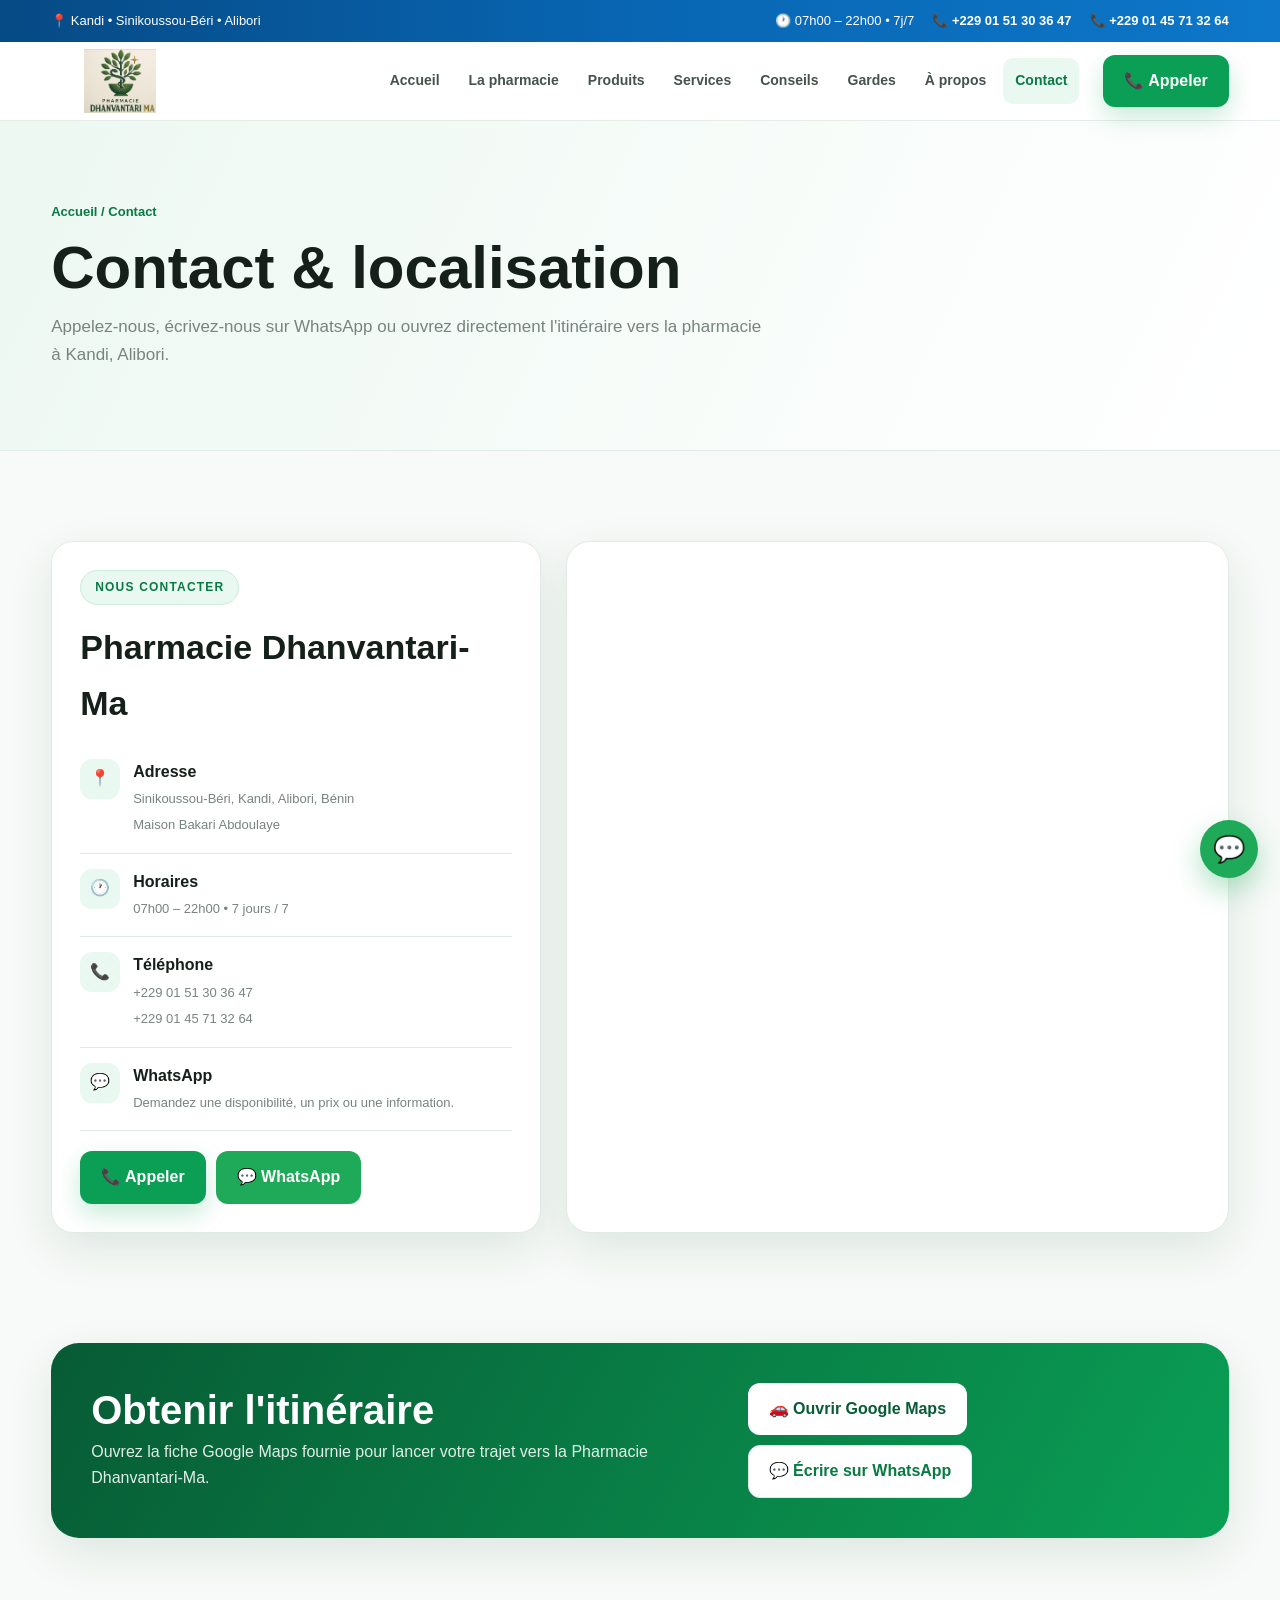
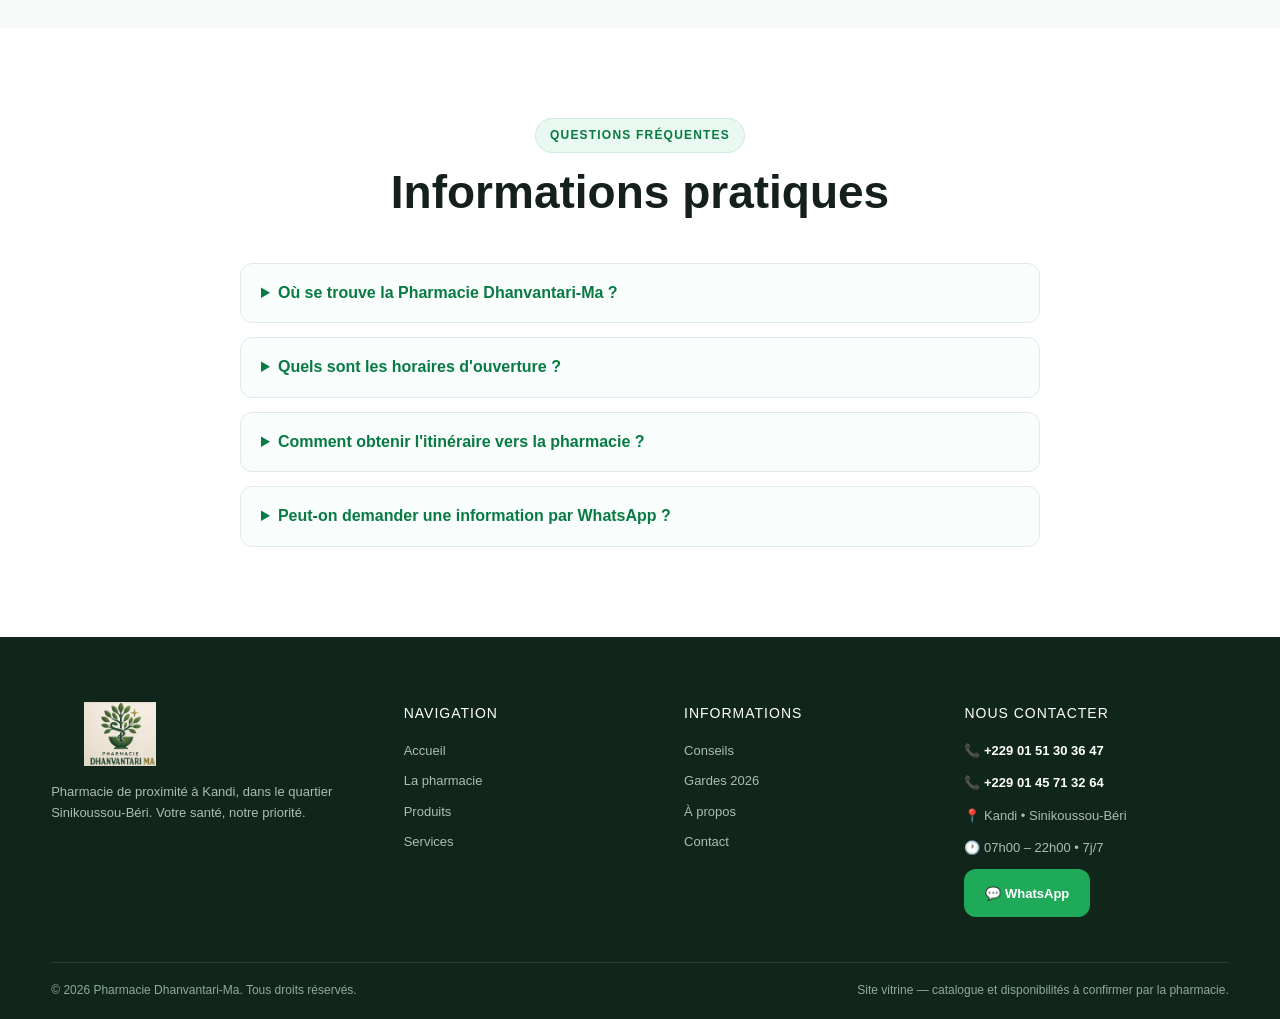
<file: contact.html>
<!DOCTYPE html>
<html lang="fr">
<head>
<meta charset="UTF-8">
<meta name="viewport" content="width=device-width, initial-scale=1.0">
<title>Contact & localisation | Pharmacie Dhanvantari-Ma à Kandi</title>
<meta name="description" content="Contactez la Pharmacie Dhanvantari-Ma à Kandi, Sinikoussou-Béri, Alibori. Téléphone, WhatsApp, horaires, adresse et itinéraire Google Maps. Ouverte 7j/7 de 7h à 22h.">
<meta name="robots" content="index, follow">
<meta name="theme-color" content="#0a9f55">
<link rel="canonical" href="https://www.pharmaciedhanvantarima.com/contact.html">

<!-- Favicon -->
<link rel="icon" type="image/jpeg" href="https://www.pharmaciedhanvantarima.com/logo.jpeg">
<link rel="apple-touch-icon" href="https://www.pharmaciedhanvantarima.com/logo.jpeg">

<!-- Open Graph -->
<meta property="og:type" content="website">
<meta property="og:site_name" content="Pharmacie Dhanvantari-Ma">
<meta property="og:title" content="Contact & localisation | Pharmacie Dhanvantari-Ma à Kandi">
<meta property="og:description" content="Contactez la Pharmacie Dhanvantari-Ma à Kandi, Sinikoussou-Béri, Alibori. Téléphone, WhatsApp, horaires, adresse et itinéraire Google Maps. Ouverte 7j/7 de 7h à 22h.">
<meta property="og:url" content="https://www.pharmaciedhanvantarima.com/contact.html">
<meta property="og:image" content="https://www.pharmaciedhanvantarima.com/ph1.jpeg">
<meta property="og:locale" content="fr_FR">

<!-- Twitter Card -->
<meta name="twitter:card" content="summary_large_image">
<meta name="twitter:title" content="Contact & localisation | Pharmacie Dhanvantari-Ma à Kandi">
<meta name="twitter:description" content="Contactez la Pharmacie Dhanvantari-Ma à Kandi, Sinikoussou-Béri, Alibori. Téléphone, WhatsApp, horaires, adresse et itinéraire Google Maps. Ouverte 7j/7 de 7h à 22h.">
<meta name="twitter:image" content="https://www.pharmaciedhanvantarima.com/ph1.jpeg">

<link rel="stylesheet" href="style.css">

<!-- Données structurées JSON-LD -->
<script type="application/ld+json">
{
  "@context": "https://schema.org",
  "@graph": [
    {
      "@type": "ContactPage",
      "@id": "https://www.pharmaciedhanvantarima.com/contact.html#webpage",
      "url": "https://www.pharmaciedhanvantarima.com/contact.html",
      "name": "Contact & localisation - Pharmacie Dhanvantari-Ma à Kandi",
      "description": "Contactez la Pharmacie Dhanvantari-Ma à Kandi, Sinikoussou-Béri, Alibori. Téléphone, WhatsApp, horaires, adresse et itinéraire Google Maps.",
      "isPartOf": {
        "@id": "https://www.pharmaciedhanvantarima.com/#website"
      }
    },
    {
      "@type": "BreadcrumbList",
      "itemListElement": [
        {
          "@type": "ListItem",
          "position": 1,
          "name": "Accueil",
          "item": "https://www.pharmaciedhanvantarima.com/"
        },
        {
          "@type": "ListItem",
          "position": 2,
          "name": "Contact",
          "item": "https://www.pharmaciedhanvantarima.com/contact.html"
        }
      ]
    },
    {
      "@type": "Pharmacy",
      "@id": "https://www.pharmaciedhanvantarima.com/#pharmacy",
      "name": "Pharmacie Dhanvantari-Ma",
      "url": "https://www.pharmaciedhanvantarima.com/",
      "logo": "https://www.pharmaciedhanvantarima.com/logo.jpeg",
      "image": [
        "https://www.pharmaciedhanvantarima.com/ph1.jpeg",
        "https://www.pharmaciedhanvantarima.com/ph2.jpeg"
      ],
      "telephone": [
        "+2290151303647",
        "+2290145713264"
      ],
      "address": {
        "@type": "PostalAddress",
        "streetAddress": "Sinikoussou-Béri, Maison Bakari Abdoulaye",
        "addressLocality": "Kandi",
        "addressRegion": "Alibori",
        "addressCountry": "BJ"
      },
      "openingHoursSpecification": {
        "@type": "OpeningHoursSpecification",
        "dayOfWeek": [
          "Monday",
          "Tuesday",
          "Wednesday",
          "Thursday",
          "Friday",
          "Saturday",
          "Sunday"
        ],
        "opens": "07:00",
        "closes": "22:00"
      },
      "contactPoint": [
        {
          "@type": "ContactPoint",
          "telephone": "+2290151303647",
          "contactType": "customer service",
          "availableLanguage": "fr"
        },
        {
          "@type": "ContactPoint",
          "telephone": "+2290145713264",
          "contactType": "customer service",
          "availableLanguage": "fr"
        }
      ]
    }
  ]
}
</script>
</head>
<body>

<div class="topbar">
  <div class="container topbar-inner">
    <div class="topbar-left"><span>📍 Kandi • Sinikoussou-Béri • Alibori</span></div>
    <div class="topbar-right">
      <span>🕐 07h00 – 22h00 • 7j/7</span>
      <a href="tel:+2290151303647">📞 +229 01 51 30 36 47</a>
      <a href="tel:+2290145713264">📞 +229 01 45 71 32 64</a>
    </div>
  </div>
</div>

<header class="header">
  <div class="container nav">
    <a class="logo" href="index.html" aria-label="Pharmacie Dhanvantari-Ma - Accueil">
      <img class="brand-logo" src="logo.jpeg" alt="Logo Pharmacie Dhanvantari-Ma">
    </a>
    <nav class="nav-links" aria-label="Navigation principale">
      <a href="index.html">Accueil</a>
      <a href="pharmacie.html">La pharmacie</a>
      <a href="produits.html">Produits</a>
      <a href="services.html">Services</a>
      <a href="conseils.html">Conseils</a>
      <a href="gardes.html">Gardes</a>
      <a href="a-propos.html">À propos</a>
      <a href="contact.html" class="active" aria-current="page">Contact</a>
    </nav>
    <a class="btn btn-primary header-call" href="tel:+2290151303647" aria-label="Appeler la Pharmacie Dhanvantari-Ma">📞 Appeler</a>
    <button class="menu-toggle" aria-label="Ouvrir le menu de navigation">☰</button>
  </div>
</header>

<main>

<section class="page-hero">
  <div class="container">
    <nav class="breadcrumb" aria-label="Fil d'Ariane">
      <a href="index.html">Accueil</a> / <span>Contact</span>
    </nav>
    <h1>Contact & localisation</h1>
    <p>Appelez-nous, écrivez-nous sur WhatsApp ou ouvrez directement l'itinéraire vers la pharmacie à Kandi, Alibori.</p>
  </div>
</section>

<section class="section">
  <div class="container contact-grid">
    <div class="contact-card reveal">
      <div class="section-label">Nous contacter</div>
      <h2 style="font-size:34px;color:var(--black);margin-bottom:12px">Pharmacie Dhanvantari-Ma</h2>
      <div class="contact-line"><div class="icon">📍</div><div><strong>Adresse</strong><span>Sinikoussou-Béri, Kandi, Alibori, Bénin<br>Maison Bakari Abdoulaye</span></div></div>
      <div class="contact-line"><div class="icon">🕐</div><div><strong>Horaires</strong><span>07h00 – 22h00 • 7 jours / 7</span></div></div>
      <div class="contact-line"><div class="icon">📞</div><div><strong>Téléphone</strong><span><a href="tel:+2290151303647">+229 01 51 30 36 47</a><br><a href="tel:+2290145713264">+229 01 45 71 32 64</a></span></div></div>
      <div class="contact-line"><div class="icon">💬</div><div><strong>WhatsApp</strong><span>Demandez une disponibilité, un prix ou une information.</span></div></div>
      <div style="display:flex;gap:10px;flex-wrap:wrap;margin-top:20px">
        <a class="btn btn-primary" href="tel:+2290151303647" aria-label="Appeler le +229 01 51 30 36 47">📞 Appeler</a>
        <a class="btn btn-whatsapp" href="https://wa.me/2290151303647" target="_blank" rel="noopener noreferrer" aria-label="Écrire à la Pharmacie Dhanvantari-Ma sur WhatsApp">💬 WhatsApp</a>
      </div>
    </div>
    <div class="map-card reveal">
      <iframe src="https://www.google.com/maps?q=Pharmacie%20Dhanvantari%20Ma%20Kandi%20Benin&output=embed" loading="lazy" title="Carte Google Maps de la Pharmacie Dhanvantari-Ma à Kandi" referrerpolicy="no-referrer-when-downgrade"></iframe>
    </div>
  </div>
</section>

<section class="section" style="padding-top:20px">
  <div class="container">
    <div class="cta-box reveal">
      <div><h2>Obtenir l'itinéraire</h2><p>Ouvrez la fiche Google Maps fournie pour lancer votre trajet vers la Pharmacie Dhanvantari-Ma.</p></div>
      <div class="cta-actions">
        <a class="btn btn-light" href="https://maps.app.goo.gl/AEkMrrphcdCBYKuMA" target="_blank" rel="noopener noreferrer" aria-label="Ouvrir l'itinéraire Google Maps vers la Pharmacie Dhanvantari-Ma">🚗 Ouvrir Google Maps</a>
        <button class="btn btn-outline" data-whatsapp="Bonjour Pharmacie Dhanvantari-Ma, je souhaite obtenir des informations avant de me déplacer.">💬 Écrire sur WhatsApp</button>
      </div>
    </div>
  </div>
</section>

<section class="section" style="background:#fff">
  <div class="container">
    <div class="section-heading">
      <div class="section-label">Questions fréquentes</div>
      <h2>Informations pratiques</h2>
    </div>
    <div style="display:grid;gap:14px;max-width:800px;margin:0 auto;">
      <details style="border:1px solid #e2e8f0;border-radius:12px;padding:16px 20px;background:#f9fdfb;cursor:pointer;">
        <summary style="font-weight:700;color:#087a43;">Où se trouve la Pharmacie Dhanvantari-Ma ?</summary>
        <p style="margin-top:10px;">La pharmacie est située à Kandi, dans le quartier Sinikoussou-Béri, département de l'Alibori, au Bénin. L'adresse indiquée est Maison Bakari Abdoulaye.</p>
      </details>
      <details style="border:1px solid #e2e8f0;border-radius:12px;padding:16px 20px;background:#f9fdfb;cursor:pointer;">
        <summary style="font-weight:700;color:#087a43;">Quels sont les horaires d'ouverture ?</summary>
        <p style="margin-top:10px;">La Pharmacie Dhanvantari-Ma affiche des horaires d'ouverture de 07h00 à 22h00, 7 jours sur 7.</p>
      </details>
      <details style="border:1px solid #e2e8f0;border-radius:12px;padding:16px 20px;background:#f9fdfb;cursor:pointer;">
        <summary style="font-weight:700;color:#087a43;">Comment obtenir l'itinéraire vers la pharmacie ?</summary>
        <p style="margin-top:10px;">Utilisez le bouton « Ouvrir Google Maps » présent sur cette page pour lancer l'itinéraire vers la Pharmacie Dhanvantari-Ma.</p>
      </details>
      <details style="border:1px solid #e2e8f0;border-radius:12px;padding:16px 20px;background:#f9fdfb;cursor:pointer;">
        <summary style="font-weight:700;color:#087a43;">Peut-on demander une information par WhatsApp ?</summary>
        <p style="margin-top:10px;">Oui. Vous pouvez écrire à la Pharmacie Dhanvantari-Ma sur WhatsApp au +229 01 51 30 36 47 pour demander une disponibilité, un prix ou une information.</p>
      </details>
    </div>
  </div>
</section>

</main>

<footer>
  <div class="container footer-grid">
    <div class="footer-brand">
      <a class="logo" href="index.html" aria-label="Pharmacie Dhanvantari-Ma - Accueil">
        <img class="brand-logo" src="logo.jpeg" alt="Logo Pharmacie Dhanvantari-Ma">
      </a>
      <p>Pharmacie de proximité à Kandi, dans le quartier Sinikoussou-Béri. Votre santé, notre priorité.</p>
    </div>
    <div>
      <div class="footer-title">Navigation</div>
      <div class="footer-links">
        <a href="index.html">Accueil</a><a href="pharmacie.html">La pharmacie</a>
        <a href="produits.html">Produits</a><a href="services.html">Services</a>
      </div>
    </div>
    <div>
      <div class="footer-title">Informations</div>
      <div class="footer-links">
        <a href="conseils.html">Conseils</a><a href="gardes.html">Gardes 2026</a>
        <a href="a-propos.html">À propos</a><a href="contact.html">Contact</a>
      </div>
    </div>
    <div>
      <div class="footer-title">Nous contacter</div>
      <div class="footer-contact">
        <div>📞 <strong>+229 01 51 30 36 47</strong></div>
        <div>📞 <strong>+229 01 45 71 32 64</strong></div>
        <div>📍 Kandi • Sinikoussou-Béri</div>
        <div>🕐 07h00 – 22h00 • 7j/7</div>
        <div><button class="btn btn-whatsapp" data-whatsapp="Bonjour Pharmacie Dhanvantari-Ma, je souhaite obtenir des informations.">💬 WhatsApp</button></div>
      </div>
    </div>
  </div>
  <div class="container footer-bottom">
    <span>© <span data-year></span> Pharmacie Dhanvantari-Ma. Tous droits réservés.</span>
    <span>Site vitrine — catalogue et disponibilités à confirmer par la pharmacie.</span>
  </div>
</footer>

<a class="floating-whatsapp" href="https://wa.me/2290151303647" target="_blank" rel="noopener noreferrer" aria-label="Contacter la Pharmacie Dhanvantari-Ma sur WhatsApp">💬</a>
<button class="back-top" aria-label="Retour en haut de la page">↑</button>

<script src="main.js"></script>
</body>
</html>
</file>
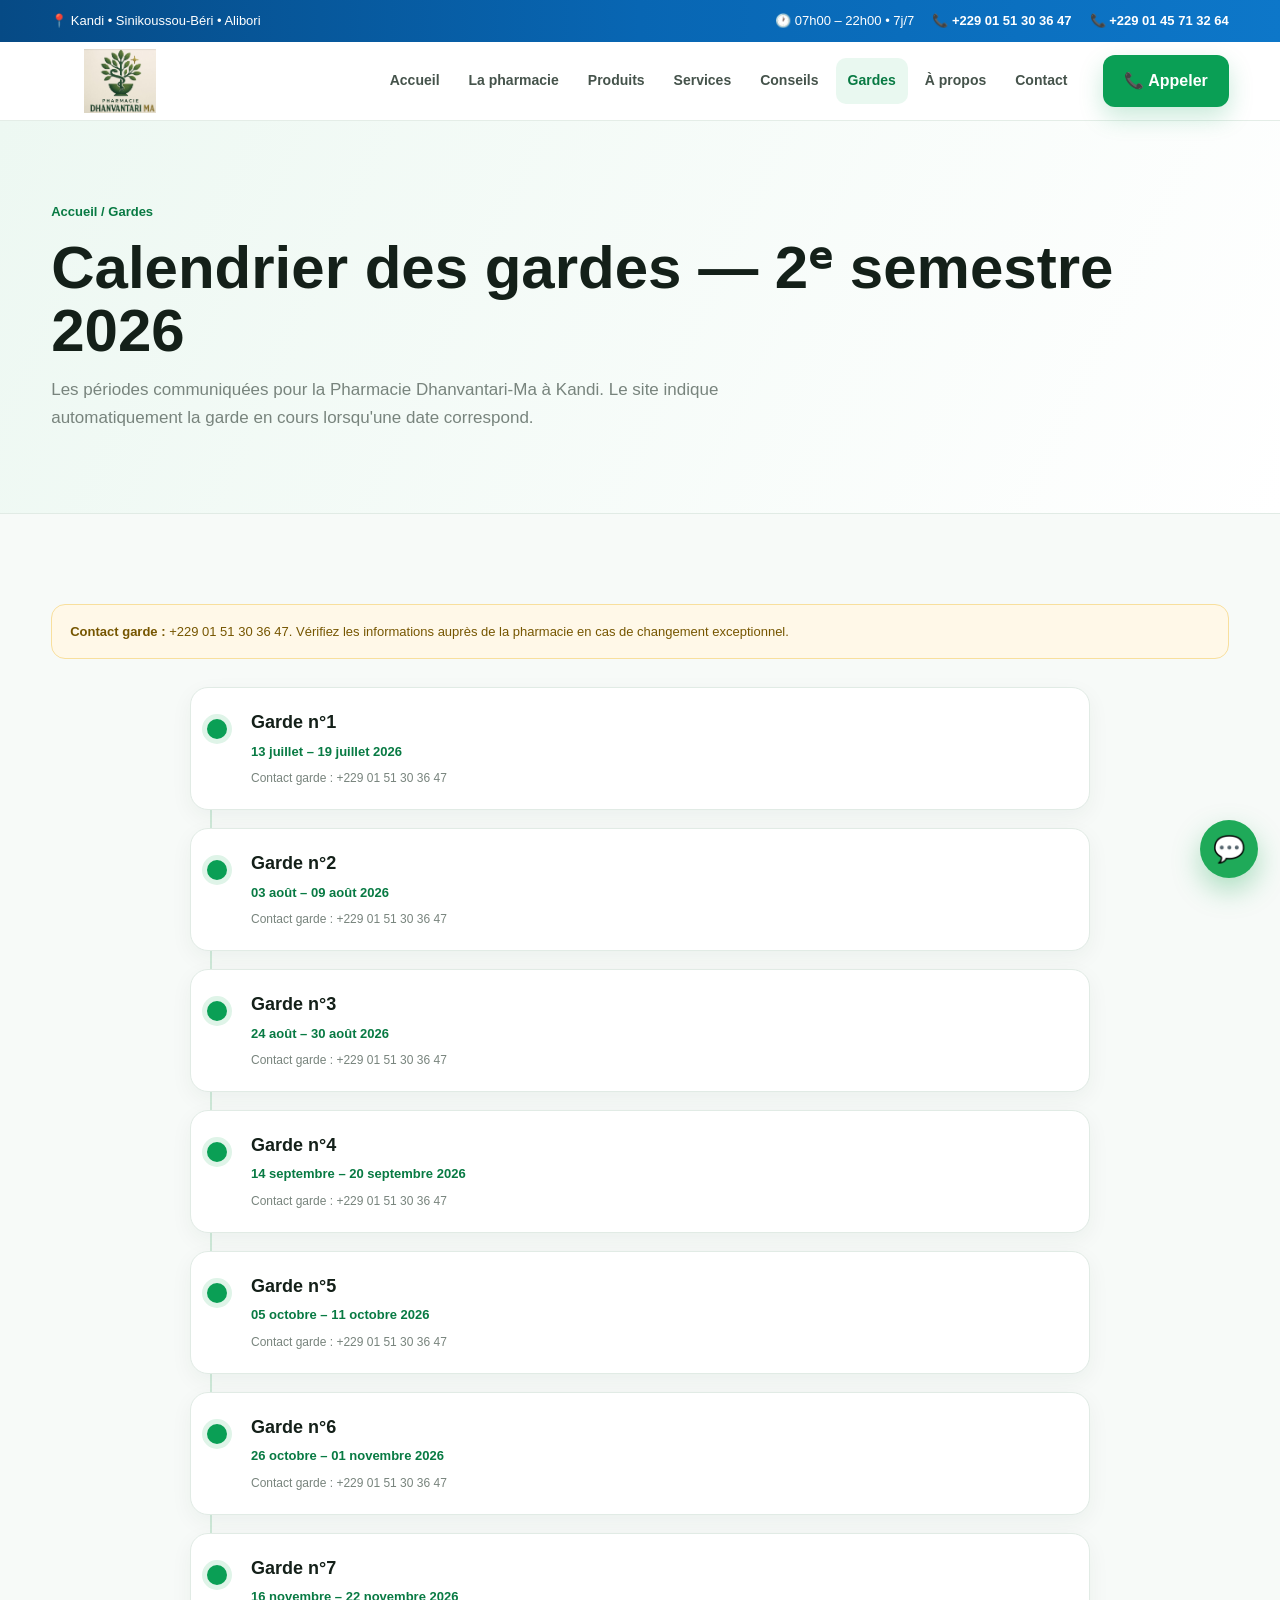
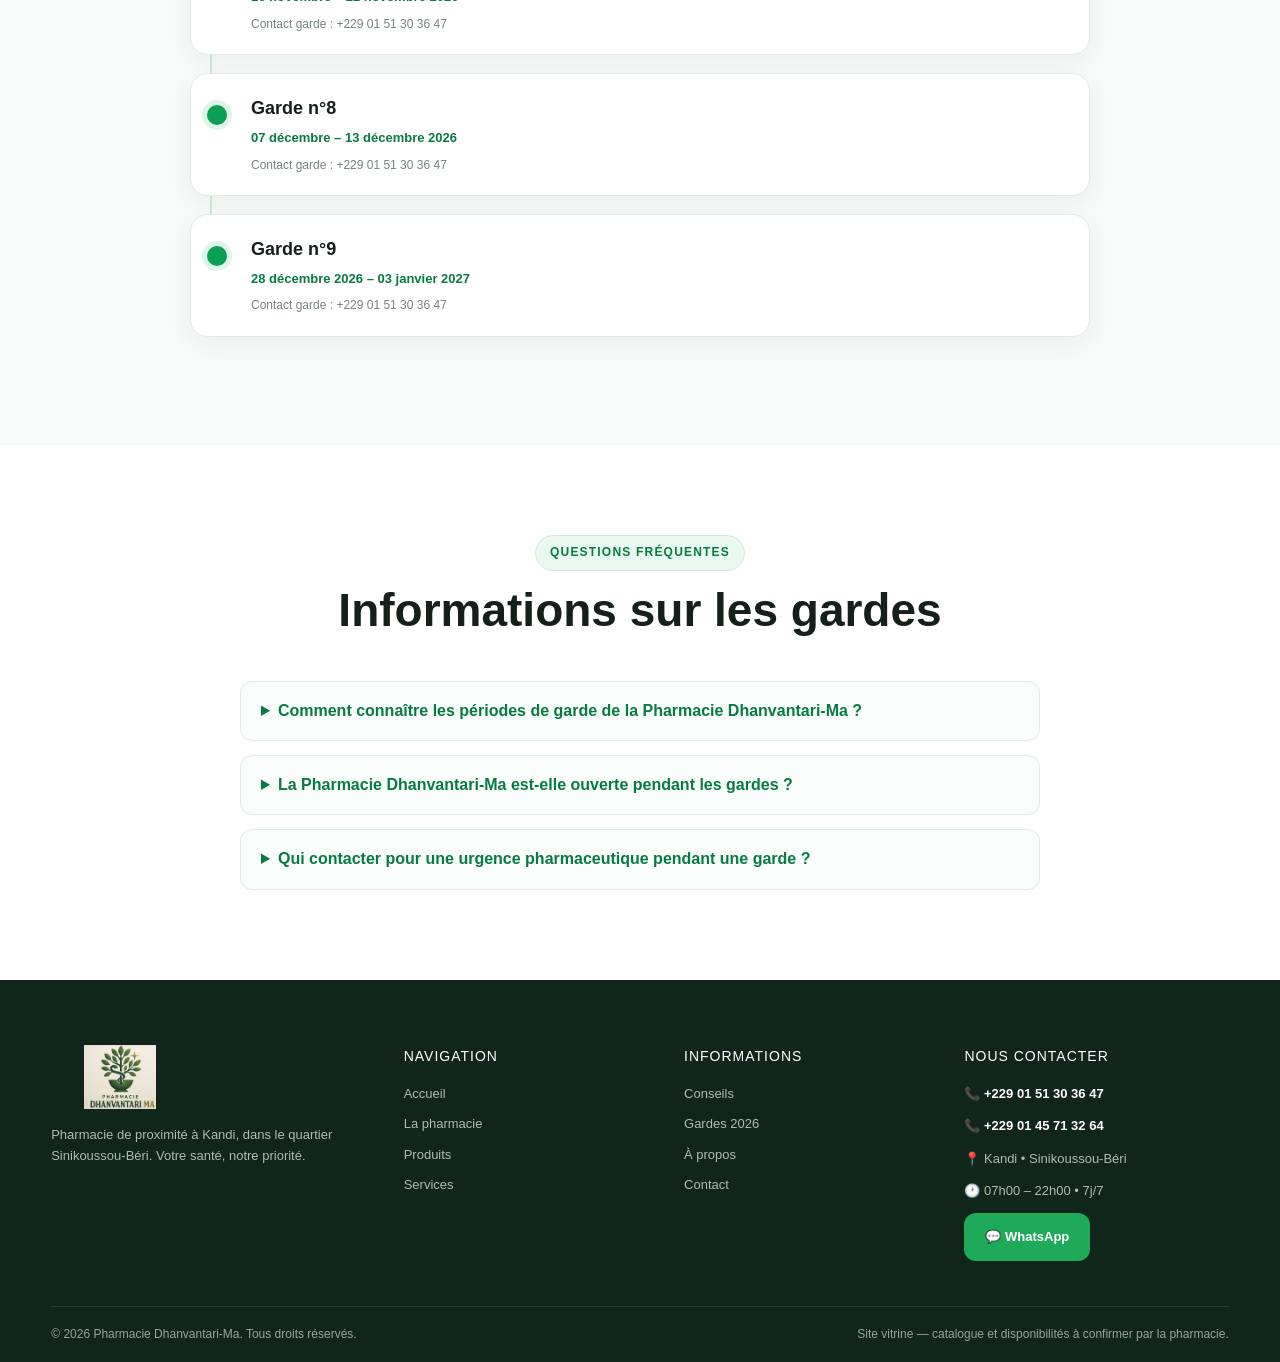
<file: gardes.html>
<!DOCTYPE html>
<html lang="fr">
<head>
<meta charset="UTF-8">
<meta name="viewport" content="width=device-width, initial-scale=1.0">
<title>Gardes 2026 | Pharmacie Dhanvantari-Ma à Kandi</title>
<meta name="description" content="Consultez le calendrier des périodes de garde de la Pharmacie Dhanvantari-Ma à Kandi, Alibori, Bénin. Contact garde : +229 01 51 30 36 47. Horaires 7j/7 de 7h à 22h.">
<meta name="robots" content="index, follow">
<meta name="theme-color" content="#0a9f55">
<link rel="canonical" href="https://www.pharmaciedhanvantarima.com/gardes.html">

<!-- Favicon -->
<link rel="icon" type="image/jpeg" href="https://www.pharmaciedhanvantarima.com/logo.jpeg">
<link rel="apple-touch-icon" href="https://www.pharmaciedhanvantarima.com/logo.jpeg">

<!-- Open Graph -->
<meta property="og:type" content="website">
<meta property="og:site_name" content="Pharmacie Dhanvantari-Ma">
<meta property="og:title" content="Gardes 2026 | Pharmacie Dhanvantari-Ma à Kandi">
<meta property="og:description" content="Consultez le calendrier des périodes de garde de la Pharmacie Dhanvantari-Ma à Kandi, Alibori, Bénin. Contact garde : +229 01 51 30 36 47.">
<meta property="og:url" content="https://www.pharmaciedhanvantarima.com/gardes.html">
<meta property="og:image" content="https://www.pharmaciedhanvantarima.com/ph1.jpeg">
<meta property="og:locale" content="fr_FR">

<!-- Twitter Card -->
<meta name="twitter:card" content="summary_large_image">
<meta name="twitter:title" content="Gardes 2026 | Pharmacie Dhanvantari-Ma à Kandi">
<meta name="twitter:description" content="Consultez le calendrier des périodes de garde de la Pharmacie Dhanvantari-Ma à Kandi, Alibori, Bénin. Contact garde : +229 01 51 30 36 47.">
<meta name="twitter:image" content="https://www.pharmaciedhanvantarima.com/ph1.jpeg">

<link rel="stylesheet" href="style.css">

<!-- Données structurées JSON-LD -->
<script type="application/ld+json">
{
  "@context": "https://schema.org",
  "@graph": [
    {
      "@type": "WebPage",
      "@id": "https://www.pharmaciedhanvantarima.com/gardes.html#webpage",
      "url": "https://www.pharmaciedhanvantarima.com/gardes.html",
      "name": "Gardes 2026 - Pharmacie Dhanvantari-Ma à Kandi",
      "description": "Consultez le calendrier des périodes de garde de la Pharmacie Dhanvantari-Ma à Kandi, Alibori, Bénin. Contact garde : +229 01 51 30 36 47.",
      "isPartOf": {
        "@id": "https://www.pharmaciedhanvantarima.com/#website"
      }
    },
    {
      "@type": "BreadcrumbList",
      "itemListElement": [
        {
          "@type": "ListItem",
          "position": 1,
          "name": "Accueil",
          "item": "https://www.pharmaciedhanvantarima.com/"
        },
        {
          "@type": "ListItem",
          "position": 2,
          "name": "Gardes",
          "item": "https://www.pharmaciedhanvantarima.com/gardes.html"
        }
      ]
    },
    {
      "@type": "FAQPage",
      "mainEntity": [
        {
          "@type": "Question",
          "name": "Comment connaître les périodes de garde de la Pharmacie Dhanvantari-Ma ?",
          "acceptedAnswer": {
            "@type": "Answer",
            "text": "Le calendrier des gardes est affiché sur cette page. En cas de doute, contactez directement la pharmacie au +229 01 51 30 36 47."
          }
        },
        {
          "@type": "Question",
          "name": "La Pharmacie Dhanvantari-Ma est-elle ouverte pendant les gardes ?",
          "acceptedAnswer": {
            "@type": "Answer",
            "text": "Les périodes de garde sont distinctes des horaires d'ouverture habituels (7h-22h, 7j/7). Pendant les gardes, la pharmacie peut être joignable selon les conditions indiquées."
          }
        },
        {
          "@type": "Question",
          "name": "Qui contacter pour une urgence pharmaceutique pendant une garde ?",
          "acceptedAnswer": {
            "@type": "Answer",
            "text": "Vous pouvez appeler la Pharmacie Dhanvantari-Ma au +229 01 51 30 36 47 ou au +229 01 45 71 32 64 pour toute information relative aux gardes."
          }
        }
      ]
    }
  ]
}
</script>
</head>
<body>

<div class="topbar">
  <div class="container topbar-inner">
    <div class="topbar-left"><span>📍 Kandi • Sinikoussou-Béri • Alibori</span></div>
    <div class="topbar-right">
      <span>🕐 07h00 – 22h00 • 7j/7</span>
      <a href="tel:+2290151303647">📞 +229 01 51 30 36 47</a>
      <a href="tel:+2290145713264">📞 +229 01 45 71 32 64</a>
    </div>
  </div>
</div>
<header class="header">
  <div class="container nav">
    <a class="logo" href="index.html" aria-label="Pharmacie Dhanvantari-Ma - Accueil">
      <img class="brand-logo" src="logo.jpeg" alt="Logo Pharmacie Dhanvantari-Ma">
    </a>
    <nav class="nav-links" aria-label="Navigation principale">
      <a href="index.html">Accueil</a>
      <a href="pharmacie.html">La pharmacie</a>
      <a href="produits.html">Produits</a>
      <a href="services.html">Services</a>
      <a href="conseils.html">Conseils</a>
      <a href="gardes.html" class="active" aria-current="page">Gardes</a>
      <a href="a-propos.html">À propos</a>
      <a href="contact.html">Contact</a>
    </nav>
    <a class="btn btn-primary header-call" href="tel:+2290151303647" aria-label="Appeler la Pharmacie Dhanvantari-Ma">📞 Appeler</a>
    <button class="menu-toggle" aria-label="Ouvrir le menu de navigation">☰</button>
  </div>
</header>

<main>

<section class="page-hero">
  <div class="container">
    <nav class="breadcrumb" aria-label="Fil d'Ariane">
      <a href="index.html">Accueil</a> / <span>Gardes</span>
    </nav>
    <h1>Calendrier des gardes — 2ᵉ semestre 2026</h1>
    <p>Les périodes communiquées pour la Pharmacie Dhanvantari-Ma à Kandi. Le site indique automatiquement la garde en cours lorsqu'une date correspond.</p>
  </div>
</section>

<section class="section">
  <div class="container">
    <div class="notice" style="margin-bottom:28px">
      <strong>Contact garde :</strong> +229 01 51 30 36 47. Vérifiez les informations auprès de la pharmacie en cas de changement exceptionnel.
    </div>
    <div class="timeline" id="guardTimeline" aria-label="Calendrier des gardes de la Pharmacie Dhanvantari-Ma"></div>
  </div>
</section>

<section class="section" style="background:#fff">
  <div class="container">
    <div class="section-heading">
      <div class="section-label">Questions fréquentes</div>
      <h2>Informations sur les gardes</h2>
    </div>
    <div style="display:grid;gap:14px;max-width:800px;margin:0 auto;">
      <details style="border:1px solid #e2e8f0;border-radius:12px;padding:16px 20px;background:#f9fdfb;cursor:pointer;">
        <summary style="font-weight:700;color:#087a43;">Comment connaître les périodes de garde de la Pharmacie Dhanvantari-Ma ?</summary>
        <p style="margin-top:10px;">Le calendrier des gardes est affiché sur cette page. En cas de doute, contactez directement la pharmacie au +229 01 51 30 36 47.</p>
      </details>
      <details style="border:1px solid #e2e8f0;border-radius:12px;padding:16px 20px;background:#f9fdfb;cursor:pointer;">
        <summary style="font-weight:700;color:#087a43;">La Pharmacie Dhanvantari-Ma est-elle ouverte pendant les gardes ?</summary>
        <p style="margin-top:10px;">Les périodes de garde sont distinctes des horaires d'ouverture habituels (7h-22h, 7j/7). Pendant les gardes, la pharmacie peut être joignable selon les conditions indiquées.</p>
      </details>
      <details style="border:1px solid #e2e8f0;border-radius:12px;padding:16px 20px;background:#f9fdfb;cursor:pointer;">
        <summary style="font-weight:700;color:#087a43;">Qui contacter pour une urgence pharmaceutique pendant une garde ?</summary>
        <p style="margin-top:10px;">Vous pouvez appeler la Pharmacie Dhanvantari-Ma au +229 01 51 30 36 47 ou au +229 01 45 71 32 64 pour toute information relative aux gardes.</p>
      </details>
    </div>
  </div>
</section>

</main>

<footer>
  <div class="container footer-grid">
    <div class="footer-brand">
      <a class="logo" href="index.html" aria-label="Pharmacie Dhanvantari-Ma - Accueil">
        <img class="brand-logo" src="logo.jpeg" alt="Logo Pharmacie Dhanvantari-Ma">
      </a>
      <p>Pharmacie de proximité à Kandi, dans le quartier Sinikoussou-Béri. Votre santé, notre priorité.</p>
    </div>
    <div>
      <div class="footer-title">Navigation</div>
      <div class="footer-links">
        <a href="index.html">Accueil</a><a href="pharmacie.html">La pharmacie</a>
        <a href="produits.html">Produits</a><a href="services.html">Services</a>
      </div>
    </div>
    <div>
      <div class="footer-title">Informations</div>
      <div class="footer-links">
        <a href="conseils.html">Conseils</a><a href="gardes.html">Gardes 2026</a>
        <a href="a-propos.html">À propos</a><a href="contact.html">Contact</a>
      </div>
    </div>
    <div>
      <div class="footer-title">Nous contacter</div>
      <div class="footer-contact">
        <div>📞 <strong>+229 01 51 30 36 47</strong></div>
        <div>📞 <strong>+229 01 45 71 32 64</strong></div>
        <div>📍 Kandi • Sinikoussou-Béri</div>
        <div>🕐 07h00 – 22h00 • 7j/7</div>
        <div><button class="btn btn-whatsapp" data-whatsapp="Bonjour Pharmacie Dhanvantari-Ma, je souhaite obtenir des informations.">💬 WhatsApp</button></div>
      </div>
    </div>
  </div>
  <div class="container footer-bottom">
    <span>© <span data-year></span> Pharmacie Dhanvantari-Ma. Tous droits réservés.</span>
    <span>Site vitrine — catalogue et disponibilités à confirmer par la pharmacie.</span>
  </div>
</footer>

<a class="floating-whatsapp" href="https://wa.me/2290151303647" target="_blank" rel="noopener noreferrer" aria-label="Contacter la Pharmacie Dhanvantari-Ma sur WhatsApp">💬</a>
<button class="back-top" aria-label="Retour en haut de la page">↑</button>

<script src="main.js"></script>
<script src="gardes.js"></script>
</body>
</html>
</file>
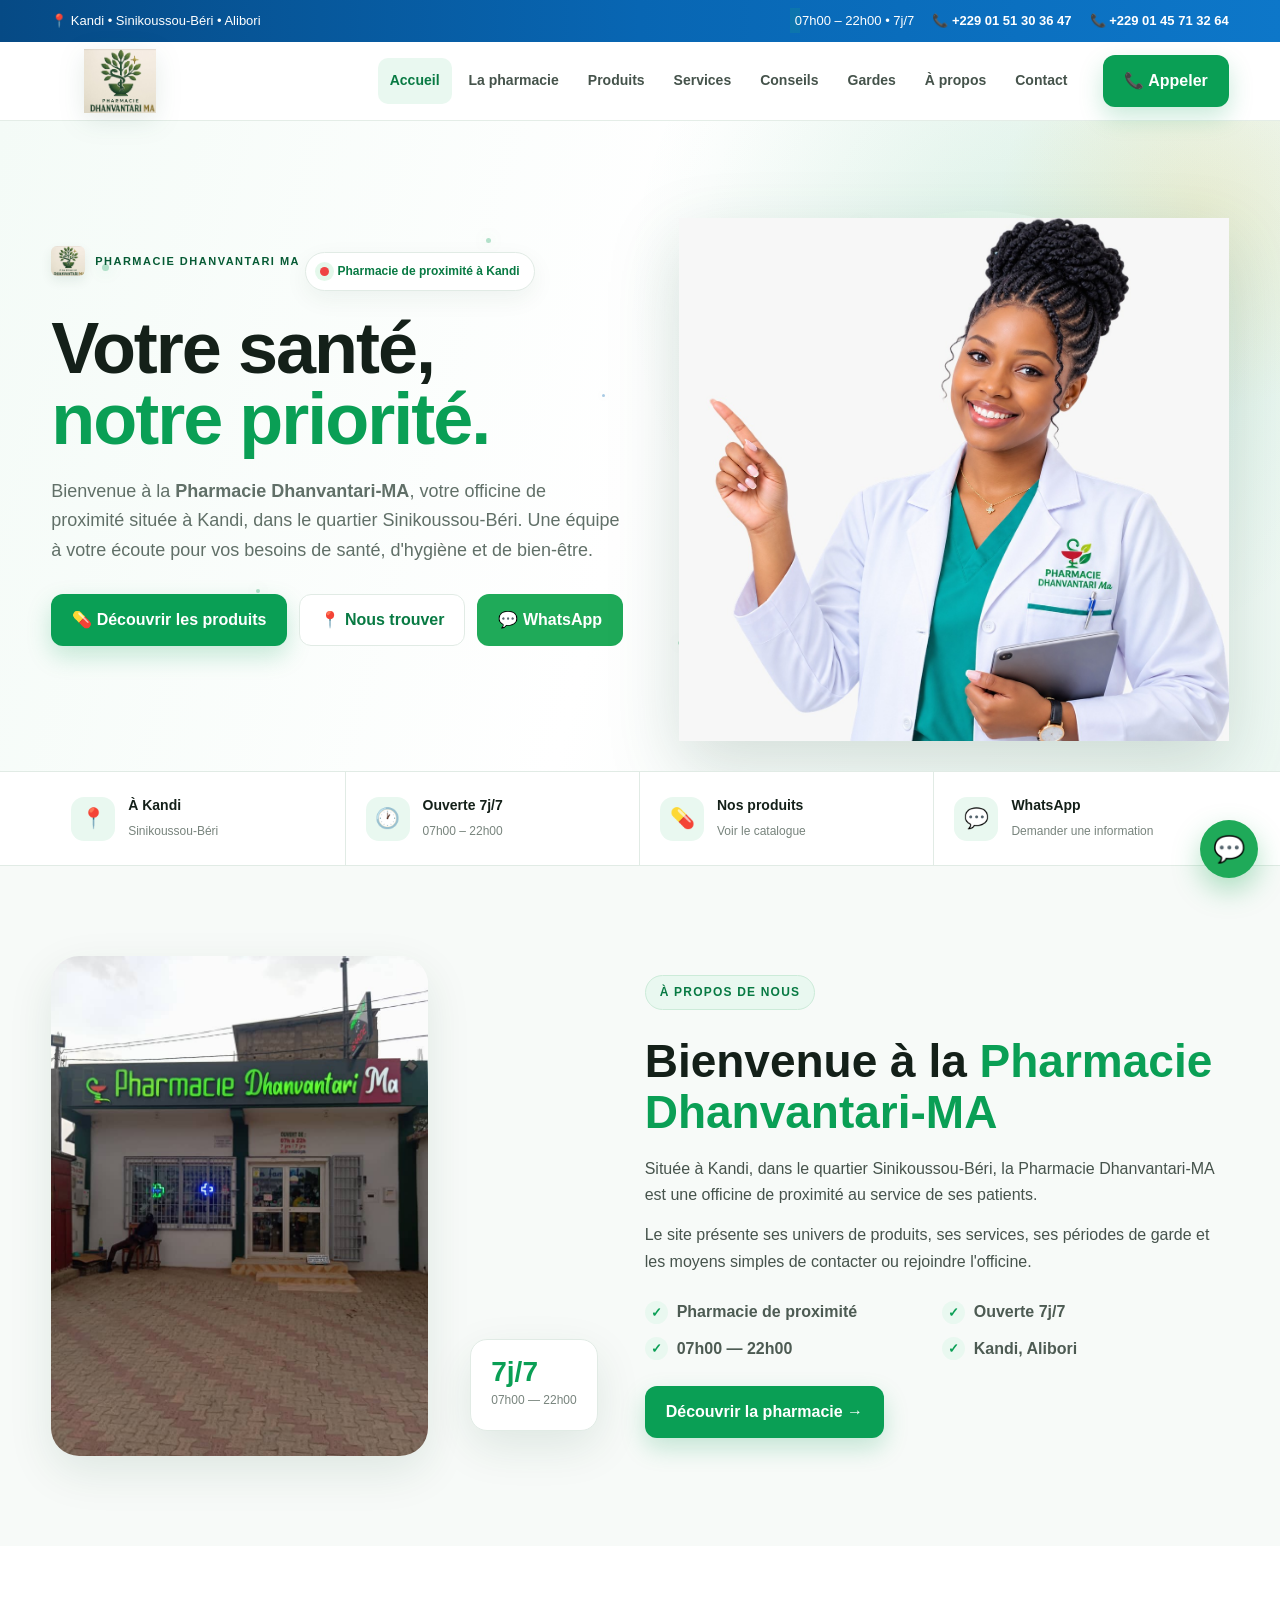
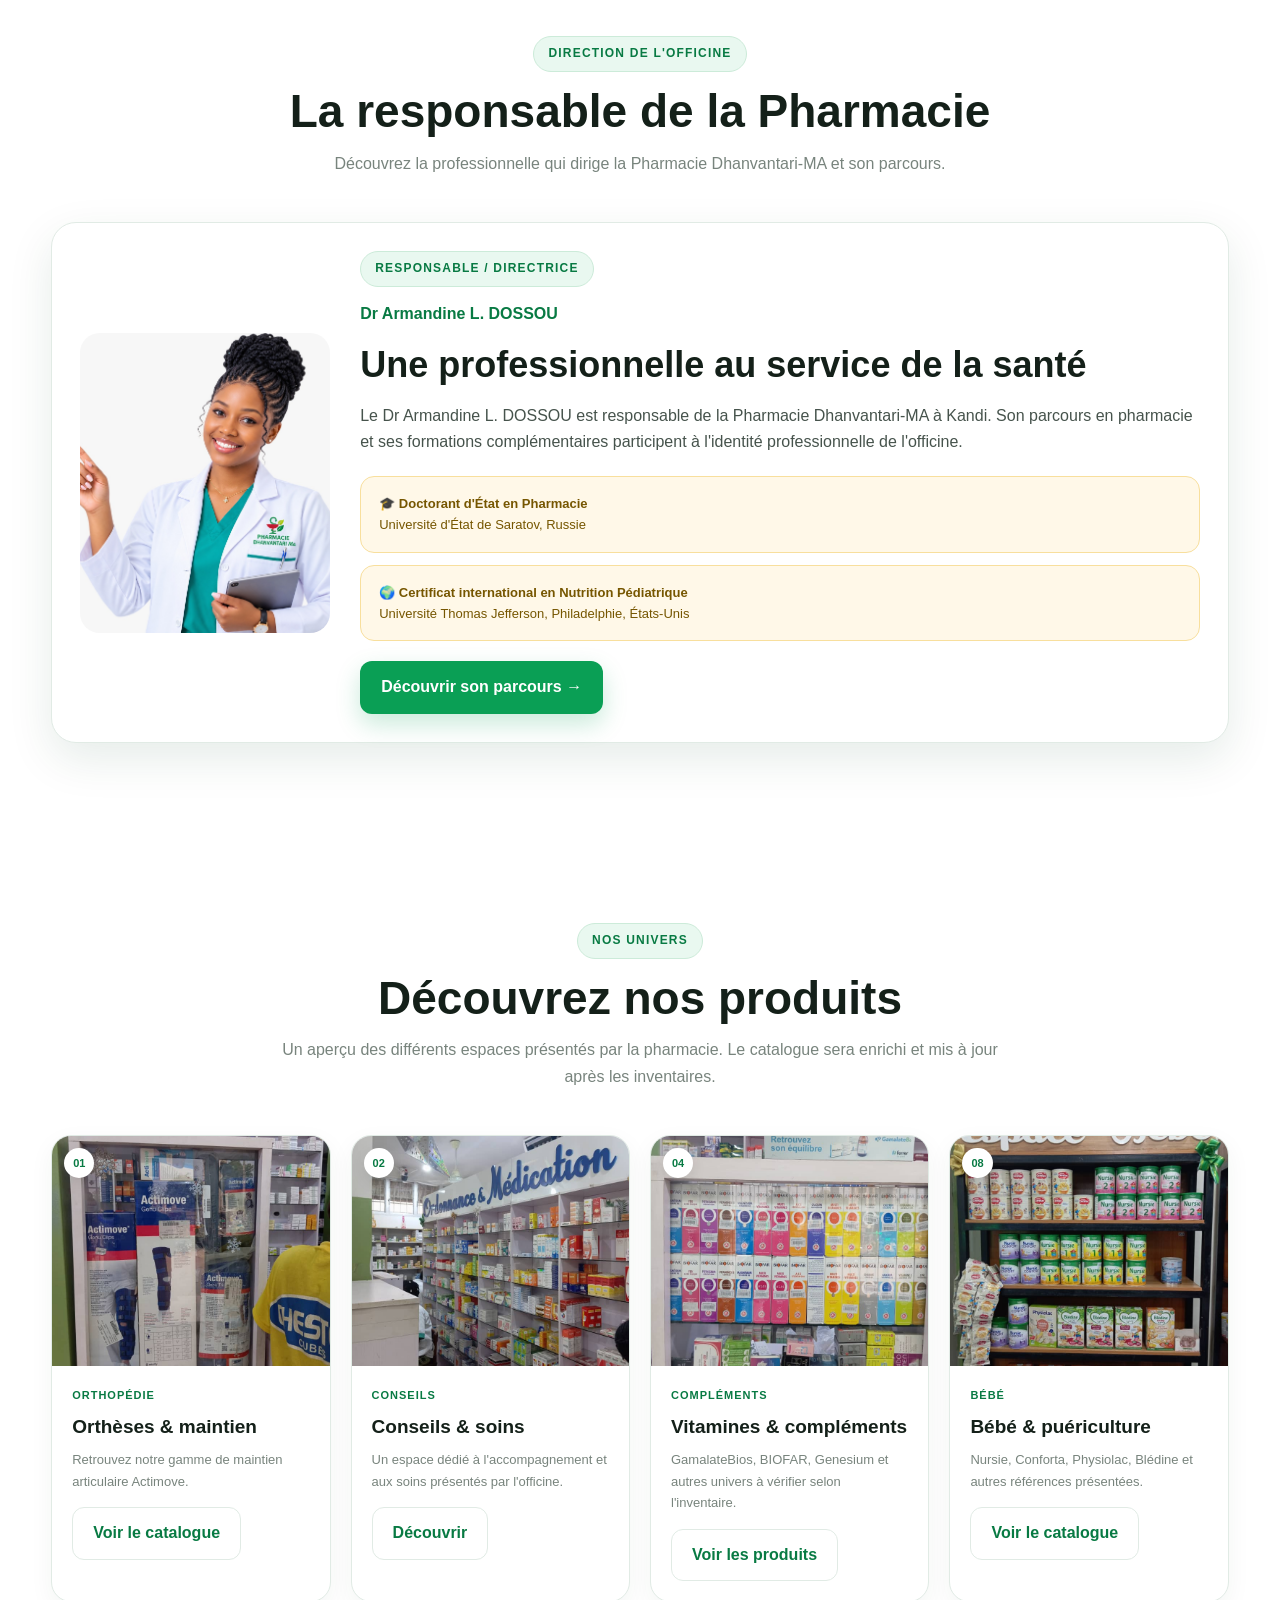
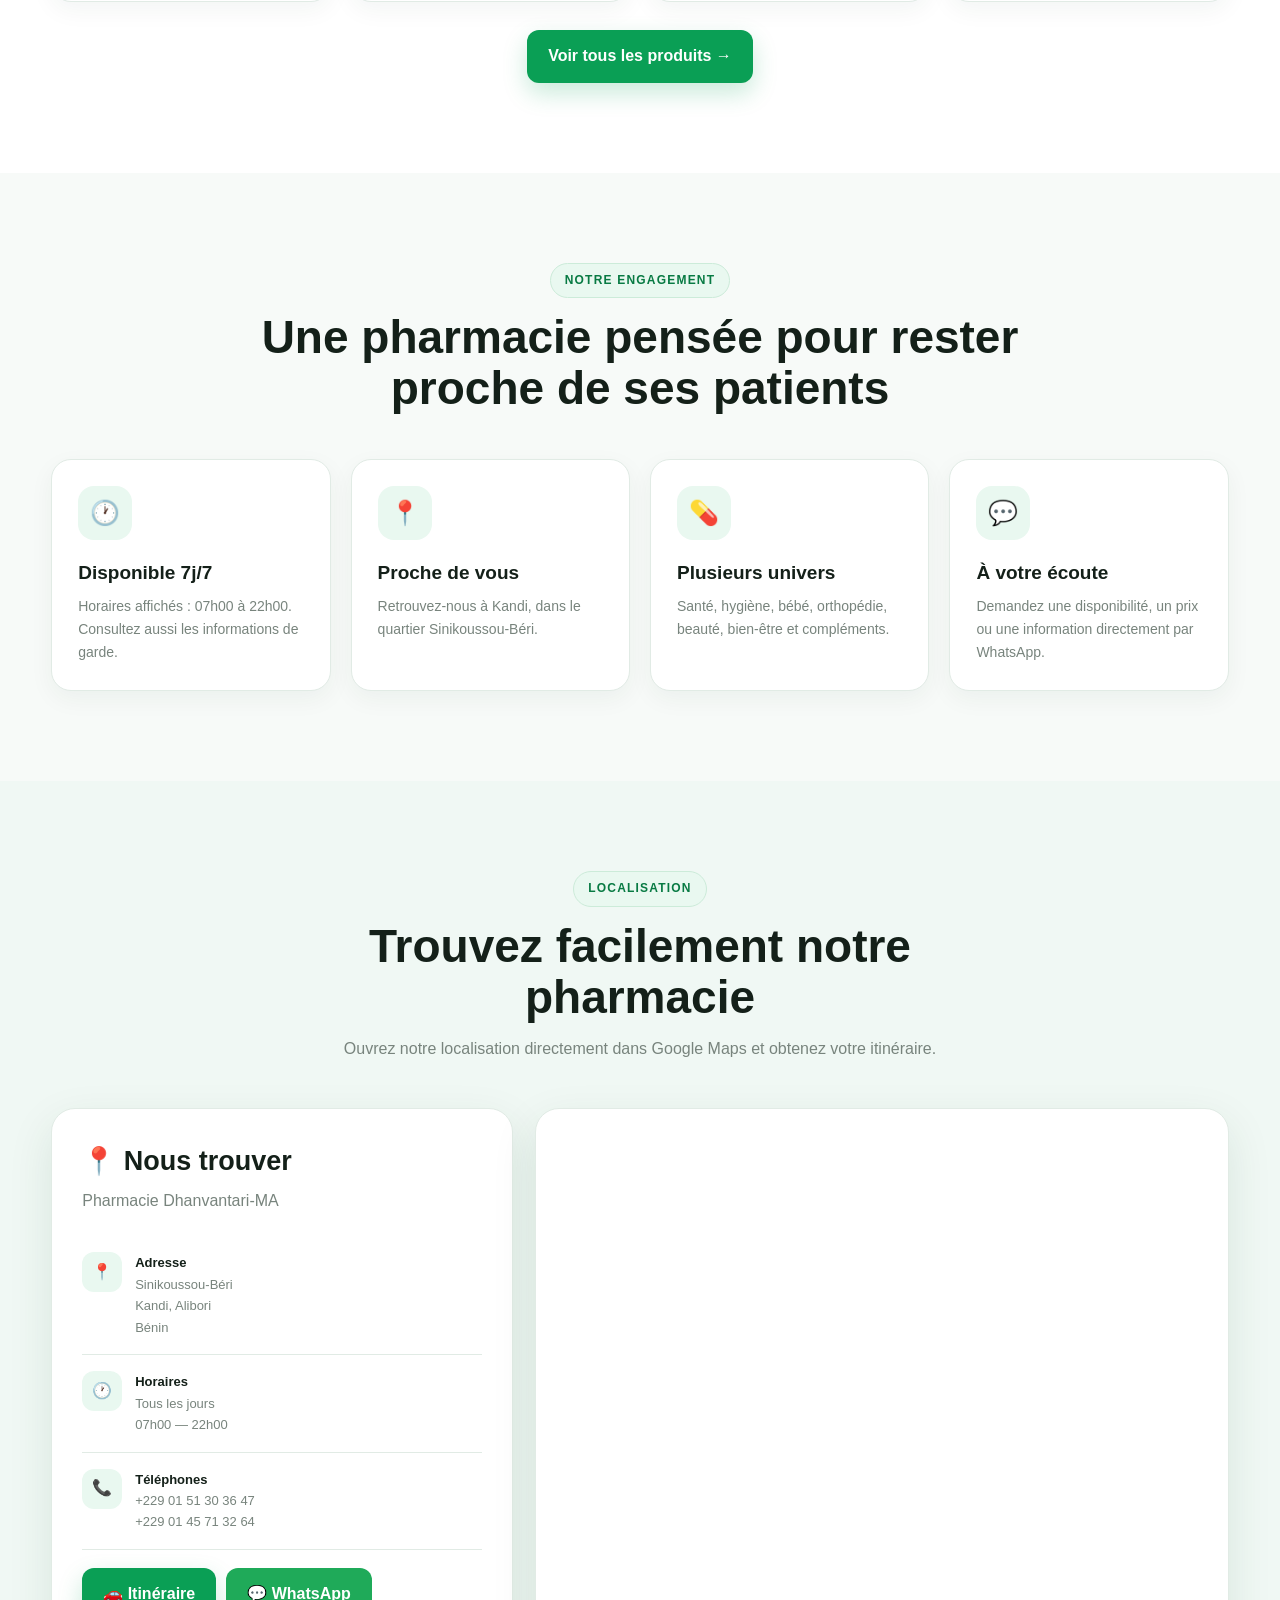
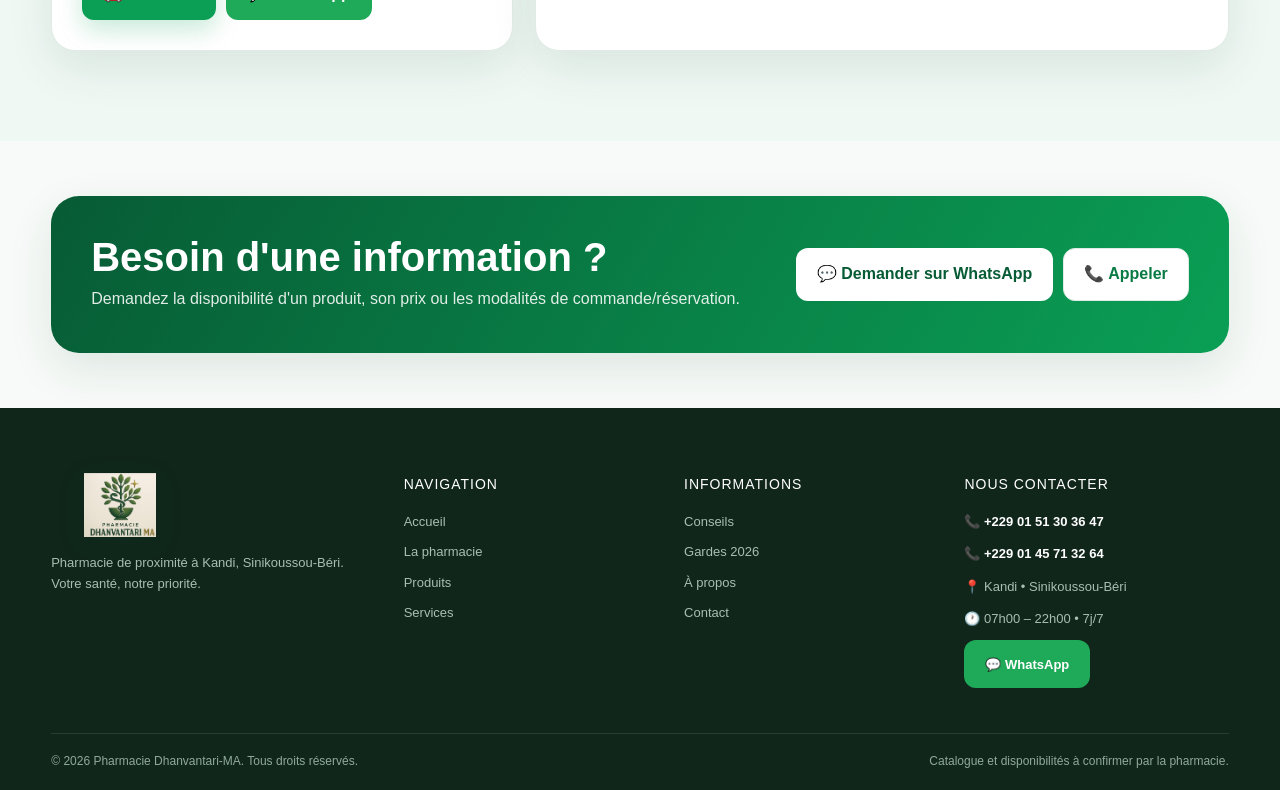
<file: index-dhanvantari-v2 (1).html>
<!DOCTYPE html>
<html lang="fr">
<head>
<meta charset="UTF-8">
<meta name="viewport" content="width=device-width, initial-scale=1.0">
<title>Pharmacie Dhanvantari-MA | Kandi – Sinikoussou-Béri</title>
<meta name="description" content="Pharmacie Dhanvantari-MA à Kandi, Sinikoussou-Béri. Produits, services, horaires, gardes, contact, WhatsApp et itinéraire Google Maps.">
<meta name="theme-color" content="#0a9f55">
<link rel="stylesheet" href="style.css">
</head>
<body class="home-page">

<!-- Animation d'accueil — index uniquement -->
<div class="home-intro" id="homeIntro" aria-label="Pharmacie Dhanvantari-MA">
  <div class="intro-orbit intro-orbit-one"></div>
  <div class="intro-orbit intro-orbit-two"></div>
  <div class="intro-glow"></div>
  <div class="intro-logo-wrap"><img src="logo.jpeg" alt="Pharmacie Dhanvantari-MA" class="intro-logo"></div>
  <div class="intro-title">PHARMACIE <span>DHANVANTARI MA</span></div>
  <div class="intro-line"></div>
  <div class="intro-subtitle">Votre santé, notre priorité.</div>
</div>

<div class="topbar">
  <div class="container topbar-inner">
    <div class="topbar-left"><span>📍 Kandi • Sinikoussou-Béri • Alibori</span></div>
    <div class="topbar-right">
      <span><span class="status-dot"></span> 07h00 – 22h00 • 7j/7</span>
      <a href="tel:+2290151303647">📞 +229 01 51 30 36 47</a>
      <a href="tel:+2290145713264">📞 +229 01 45 71 32 64</a>
    </div>
  </div>
</div>

<header class="header">
  <div class="container nav">
    <a class="logo" href="index.html" aria-label="Pharmacie Dhanvantari-MA - Accueil">
      <img class="brand-logo" src="logo.jpeg" alt="Logo Pharmacie Dhanvantari-MA">
    </a>
    <nav class="nav-links">
      <a href="index.html" class="active">Accueil</a>
      <a href="pharmacie.html">La pharmacie</a>
      <a href="produits.html">Produits</a>
      <a href="services.html">Services</a>
      <a href="conseils.html">Conseils</a>
      <a href="gardes.html">Gardes</a>
      <a href="a-propos.html">À propos</a>
      <a href="contact.html">Contact</a>
    </nav>
    <a class="btn btn-primary header-call" href="tel:+2290151303647">📞 Appeler</a>
    <button class="menu-toggle" aria-label="Menu">☰</button>
  </div>
</header>

<main>

<section class="hero">
  <div class="hero-particles" aria-hidden="true">
    <i></i><i></i><i></i><i></i><i></i><i></i><i></i><i></i>
  </div>
  <div class="container hero-grid">
    <div class="hero-copy reveal">
      <div class="hero-brand-badge"><img src="logo.jpeg" alt="" aria-hidden="true"><span>PHARMACIE DHANVANTARI MA</span></div>
      <div class="hero-badge"><span class="status-dot"></span> Pharmacie de proximité à Kandi</div>
      <h1>Votre santé,<br><span>notre priorité.</span></h1>
      <p>Bienvenue à la <strong>Pharmacie Dhanvantari-MA</strong>, votre officine de proximité située à Kandi, dans le quartier Sinikoussou-Béri. Une équipe à votre écoute pour vos besoins de santé, d'hygiène et de bien-être.</p>
      <div class="hero-actions">
        <a class="btn btn-primary" href="produits.html">💊 Découvrir les produits</a>
        <a class="btn btn-outline" href="contact.html">📍 Nous trouver</a>
        <button class="btn btn-whatsapp" data-whatsapp="Bonjour Pharmacie Dhanvantari-MA, je souhaite obtenir des informations.">💬 WhatsApp</button>
      </div>
    </div>
    <div class="hero-image reveal">
      <img src="pharmacienne.jpeg" alt="Dr Armandine L. DOSSOU, responsable de la Pharmacie Dhanvantari-MA" onerror="this.style.display='none';this.nextElementSibling.style.display='grid'">
      <div class="hero-placeholder" style="display:none">
        <div><strong>Photo de la pharmacienne</strong><br><span class="small">Placez <b>pharmacienne.jpeg</b> à la racine du projet.</span></div>
      </div>
    </div>
  </div>
</section>

<section class="quick-strip">
  <div class="container quick-grid">
    <a class="quick-card" href="contact.html"><div class="quick-icon">📍</div><div><strong>À Kandi</strong><span>Sinikoussou-Béri</span></div></a>
    <a class="quick-card" href="gardes.html"><div class="quick-icon">🕐</div><div><strong>Ouverte 7j/7</strong><span>07h00 – 22h00</span></div></a>
    <a class="quick-card" href="produits.html"><div class="quick-icon">💊</div><div><strong>Nos produits</strong><span>Voir le catalogue</span></div></a>
    <a class="quick-card" href="contact.html"><div class="quick-icon">💬</div><div><strong>WhatsApp</strong><span>Demander une information</span></div></a>
  </div>
</section>

<section class="section">
  <div class="container about-grid">
    <div class="about-photo reveal">
      <img src="6.jpeg" alt="Pharmacie Dhanvantari-MA à Kandi" onerror="this.style.background='#e9f8f0'">
      <div class="about-badge"><strong>7j/7</strong><span>07h00 — 22h00</span></div>
    </div>
    <div class="about-copy reveal">
      <div class="section-label">À propos de nous</div>
      <h2>Bienvenue à la <span>Pharmacie Dhanvantari-MA</span></h2>
      <p>Située à Kandi, dans le quartier Sinikoussou-Béri, la Pharmacie Dhanvantari-MA est une officine de proximité au service de ses patients.</p>
      <p>Le site présente ses univers de produits, ses services, ses périodes de garde et les moyens simples de contacter ou rejoindre l'officine.</p>
      <div class="check-list">
        <div><span class="check">✓</span> Pharmacie de proximité</div>
        <div><span class="check">✓</span> Ouverte 7j/7</div>
        <div><span class="check">✓</span> 07h00 — 22h00</div>
        <div><span class="check">✓</span> Kandi, Alibori</div>
      </div>
      <a class="btn btn-primary" href="pharmacie.html">Découvrir la pharmacie →</a>
    </div>
  </div>
</section>

<!-- NOUVEAU : aperçu de la responsable -->
<section class="section" style="background:#fff">
  <div class="container">
    <div class="section-heading reveal">
      <div class="section-label">Direction de l'officine</div>
      <h2>La responsable de la Pharmacie</h2>
      <p>Découvrez la professionnelle qui dirige la Pharmacie Dhanvantari-MA et son parcours.</p>
    </div>

    <div class="team-card reveal">
      <div class="team-photo">
        <img src="pharmacienne.jpeg"
             alt="Dr Armandine L. DOSSOU, responsable de la Pharmacie Dhanvantari-MA"
             onerror="this.style.display='none';this.parentElement.innerHTML='<div style=&quot;height:100%;display:grid;place-items:center;padding:30px;text-align:center;color:#087a43;font-weight:800&quot;>Photo de la responsable<br>à ajouter : pharmacienne.jpeg</div>'">
      </div>

      <div class="team-copy">
        <div class="section-label">Responsable / Directrice</div>
        <div class="role">Dr Armandine L. DOSSOU</div>
        <h2>Une professionnelle au service de la santé</h2>
        <p>Le Dr Armandine L. DOSSOU est responsable de la Pharmacie Dhanvantari-MA à Kandi. Son parcours en pharmacie et ses formations complémentaires participent à l'identité professionnelle de l'officine.</p>

        <div style="display:grid;gap:12px;margin:20px 0;">
          <div class="notice" style="margin:0;">
            <strong>🎓 Doctorant d'État en Pharmacie</strong><br>
            Université d'État de Saratov, Russie
          </div>
          <div class="notice" style="margin:0;">
            <strong>🌍 Certificat international en Nutrition Pédiatrique</strong><br>
            Université Thomas Jefferson, Philadelphie, États-Unis
          </div>
        </div>

        <a class="btn btn-primary" href="a-propos.html">Découvrir son parcours →</a>
      </div>
    </div>
  </div>
</section>

<section class="section" style="background:#fff">
  <div class="container">
    <div class="section-heading reveal">
      <div class="section-label">Nos univers</div>
      <h2>Découvrez nos produits</h2>
      <p>Un aperçu des différents espaces présentés par la pharmacie. Le catalogue sera enrichi et mis à jour après les inventaires.</p>
    </div>
    <div class="product-grid">
      <article class="product-card reveal"><div class="product-image"><img src="1.jpeg" alt="Orthopédie" loading="lazy"><span class="product-number">01</span></div><div class="product-body"><div class="product-category">Orthopédie</div><h3>Orthèses & maintien</h3><p>Retrouvez notre gamme de maintien articulaire Actimove.</p><a class="btn btn-outline" href="produits.html">Voir le catalogue</a></div></article>
      <article class="product-card reveal"><div class="product-image"><img src="2.jpeg" alt="Conseils et soins" loading="lazy"><span class="product-number">02</span></div><div class="product-body"><div class="product-category">Conseils</div><h3>Conseils & soins</h3><p>Un espace dédié à l'accompagnement et aux soins présentés par l'officine.</p><a class="btn btn-outline" href="conseils.html">Découvrir</a></div></article>
      <article class="product-card reveal"><div class="product-image"><img src="4.jpeg" alt="Compléments alimentaires" loading="lazy"><span class="product-number">04</span></div><div class="product-body"><div class="product-category">Compléments</div><h3>Vitamines & compléments</h3><p>GamalateBios, BIOFAR, Genesium et autres univers à vérifier selon l'inventaire.</p><a class="btn btn-outline" href="produits.html">Voir les produits</a></div></article>
      <article class="product-card reveal"><div class="product-image"><img src="8.jpeg" alt="Espace bébé" loading="lazy"><span class="product-number">08</span></div><div class="product-body"><div class="product-category">Bébé</div><h3>Bébé & puériculture</h3><p>Nursie, Conforta, Physiolac, Blédine et autres références présentées.</p><a class="btn btn-outline" href="produits.html">Voir le catalogue</a></div></article>
    </div>
    <div style="text-align:center;margin-top:28px"><a class="btn btn-primary" href="produits.html">Voir tous les produits →</a></div>
  </div>
</section>

<section class="section">
  <div class="container">
    <div class="section-heading reveal">
      <div class="section-label">Notre engagement</div>
      <h2>Une pharmacie pensée pour rester proche de ses patients</h2>
    </div>
    <div class="card-grid">
      <article class="info-card reveal"><div class="info-icon">🕐</div><h3>Disponible 7j/7</h3><p>Horaires affichés : 07h00 à 22h00. Consultez aussi les informations de garde.</p></article>
      <article class="info-card reveal"><div class="info-icon">📍</div><h3>Proche de vous</h3><p>Retrouvez-nous à Kandi, dans le quartier Sinikoussou-Béri.</p></article>
      <article class="info-card reveal"><div class="info-icon">💊</div><h3>Plusieurs univers</h3><p>Santé, hygiène, bébé, orthopédie, beauté, bien-être et compléments.</p></article>
      <article class="info-card reveal"><div class="info-icon">💬</div><h3>À votre écoute</h3><p>Demandez une disponibilité, un prix ou une information directement par WhatsApp.</p></article>
    </div>
  </div>
</section>

<section class="section location-wrap">
  <div class="container">
    <div class="section-heading reveal">
      <div class="section-label">Localisation</div>
      <h2>Trouvez facilement notre pharmacie</h2>
      <p>Ouvrez notre localisation directement dans Google Maps et obtenez votre itinéraire.</p>
    </div>
    <div class="location-grid">
      <div class="location-card reveal">
        <h3>📍 Nous trouver</h3>
        <p>Pharmacie Dhanvantari-MA</p>
        <div class="location-item"><div class="location-item-icon">📍</div><div><strong>Adresse</strong><span>Sinikoussou-Béri<br>Kandi, Alibori<br>Bénin</span></div></div>
        <div class="location-item"><div class="location-item-icon">🕐</div><div><strong>Horaires</strong><span>Tous les jours<br>07h00 — 22h00</span></div></div>
        <div class="location-item"><div class="location-item-icon">📞</div><div><strong>Téléphones</strong><span>+229 01 51 30 36 47<br>+229 01 45 71 32 64</span></div></div>
        <div style="display:flex;gap:10px;flex-wrap:wrap;margin-top:18px">
          <a class="btn btn-primary" href="https://maps.app.goo.gl/AEkMrrphcdCBYKuMA" target="_blank" rel="noopener noreferrer">🚗 Itinéraire</a>
          <a class="btn btn-whatsapp" href="https://wa.me/2290151303647" target="_blank" rel="noopener noreferrer">💬 WhatsApp</a>
        </div>
      </div>
      <div class="map-card reveal">
        <iframe src="https://www.google.com/maps?q=Pharmacie%20Dhanvantari%20Ma%20Kandi%20Benin&output=embed" loading="lazy" title="Localisation Pharmacie Dhanvantari-MA"></iframe>
      </div>
    </div>
  </div>
</section>

<section class="cta">
  <div class="container">
    <div class="cta-box reveal">
      <div><h2>Besoin d'une information ?</h2><p>Demandez la disponibilité d'un produit, son prix ou les modalités de commande/réservation.</p></div>
      <div class="cta-actions">
        <button class="btn btn-light" data-whatsapp="Bonjour Pharmacie Dhanvantari-MA, je souhaite obtenir des informations sur un produit.">💬 Demander sur WhatsApp</button>
        <a class="btn btn-outline" href="tel:+2290151303647">📞 Appeler</a>
      </div>
    </div>
  </div>
</section>
</main>

<footer>
  <div class="container footer-grid">
    <div class="footer-brand"><a class="logo" href="index.html" aria-label="Pharmacie Dhanvantari-MA - Accueil">
      <img class="brand-logo" src="logo.jpeg" alt="Logo Pharmacie Dhanvantari-MA">
    </a><p>Pharmacie de proximité à Kandi, Sinikoussou-Béri. Votre santé, notre priorité.</p></div>
    <div><div class="footer-title">Navigation</div><div class="footer-links"><a href="index.html">Accueil</a><a href="pharmacie.html">La pharmacie</a><a href="produits.html">Produits</a><a href="services.html">Services</a></div></div>
    <div><div class="footer-title">Informations</div><div class="footer-links"><a href="conseils.html">Conseils</a><a href="gardes.html">Gardes 2026</a><a href="a-propos.html">À propos</a><a href="contact.html">Contact</a></div></div>
    <div><div class="footer-title">Nous contacter</div><div class="footer-contact"><div>📞 <strong>+229 01 51 30 36 47</strong></div><div>📞 <strong>+229 01 45 71 32 64</strong></div><div>📍 Kandi • Sinikoussou-Béri</div><div>🕐 07h00 – 22h00 • 7j/7</div><div><button class="btn btn-whatsapp" data-whatsapp="Bonjour Pharmacie Dhanvantari-MA, je souhaite obtenir des informations.">💬 WhatsApp</button></div></div></div>
  </div>
  <div class="container footer-bottom"><span>© <span data-year></span> Pharmacie Dhanvantari-MA. Tous droits réservés.</span><span>Catalogue et disponibilités à confirmer par la pharmacie.</span></div>
</footer>
<a class="floating-whatsapp" href="https://wa.me/2290151303647" target="_blank" rel="noopener noreferrer" aria-label="WhatsApp">💬</a>
<button class="back-top" aria-label="Retour en haut">↑</button>
<script src="main.js"></script>
</body>
</html>
</file>
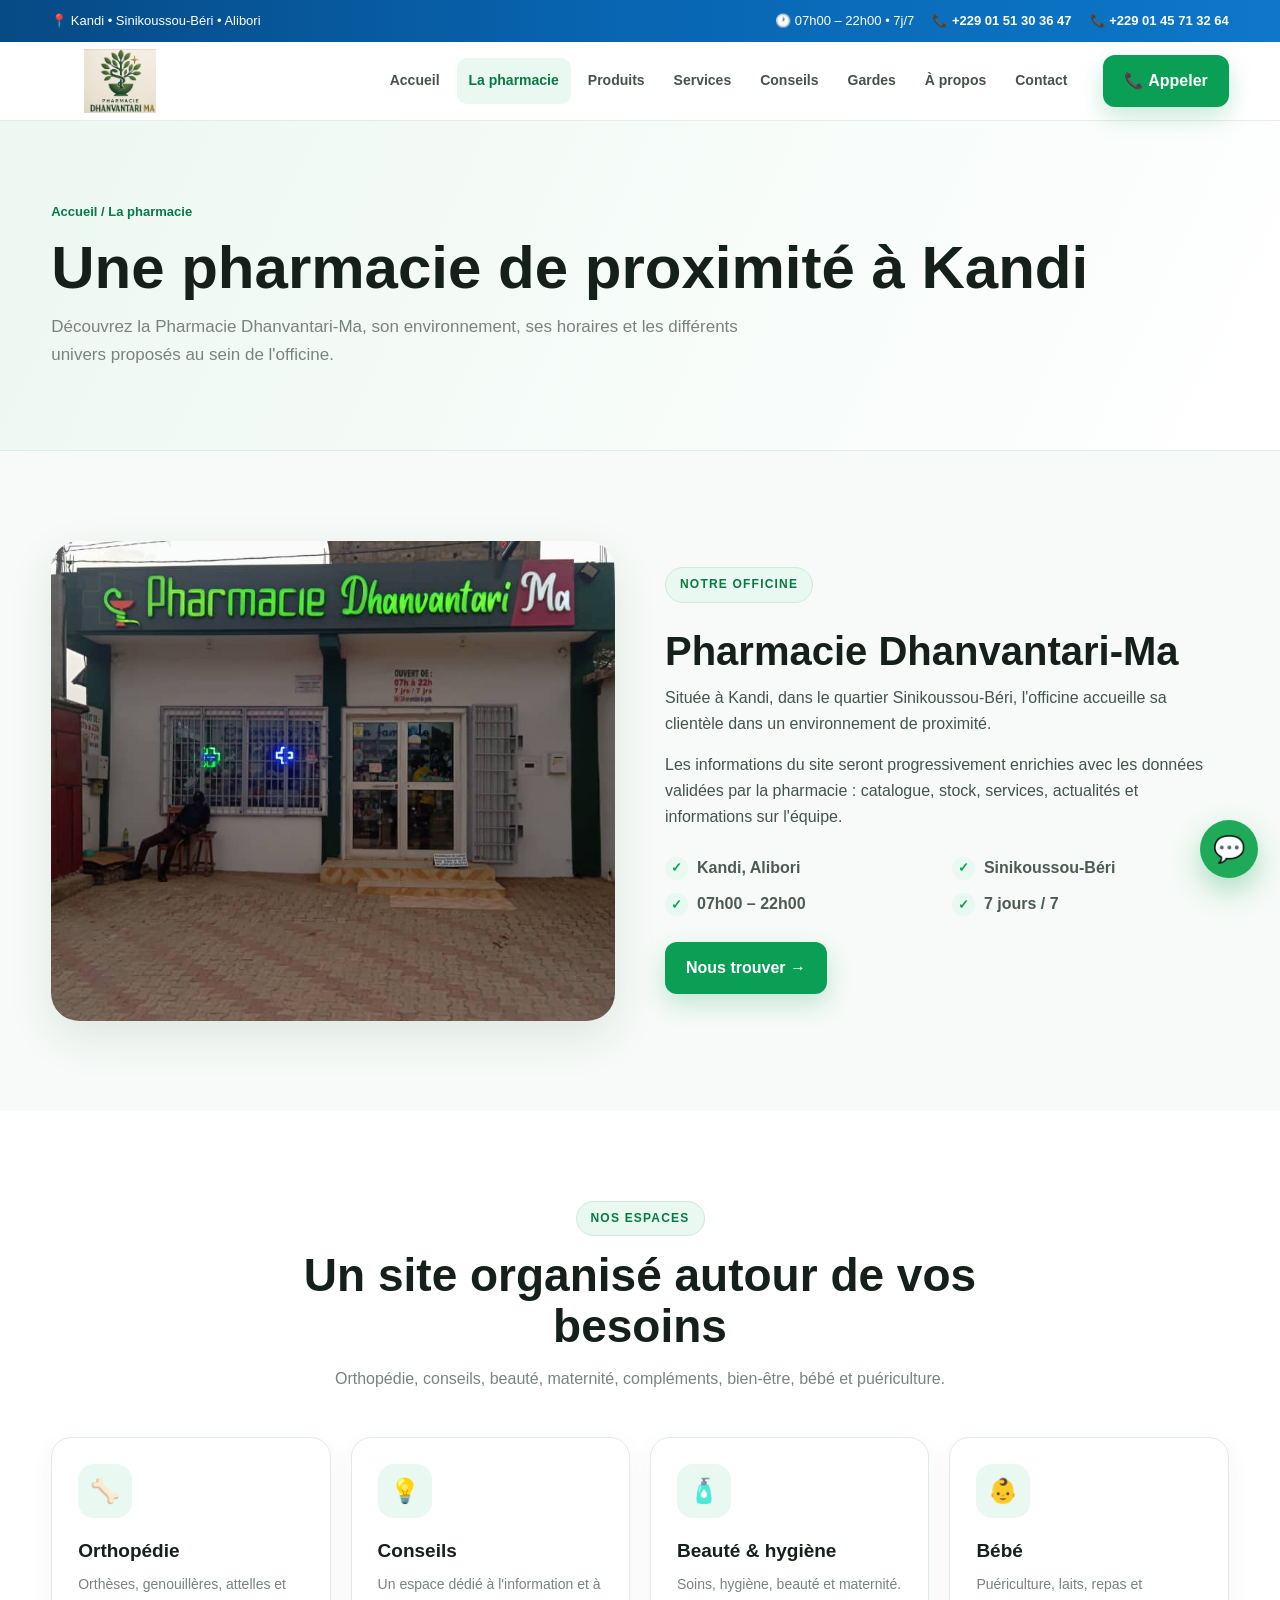
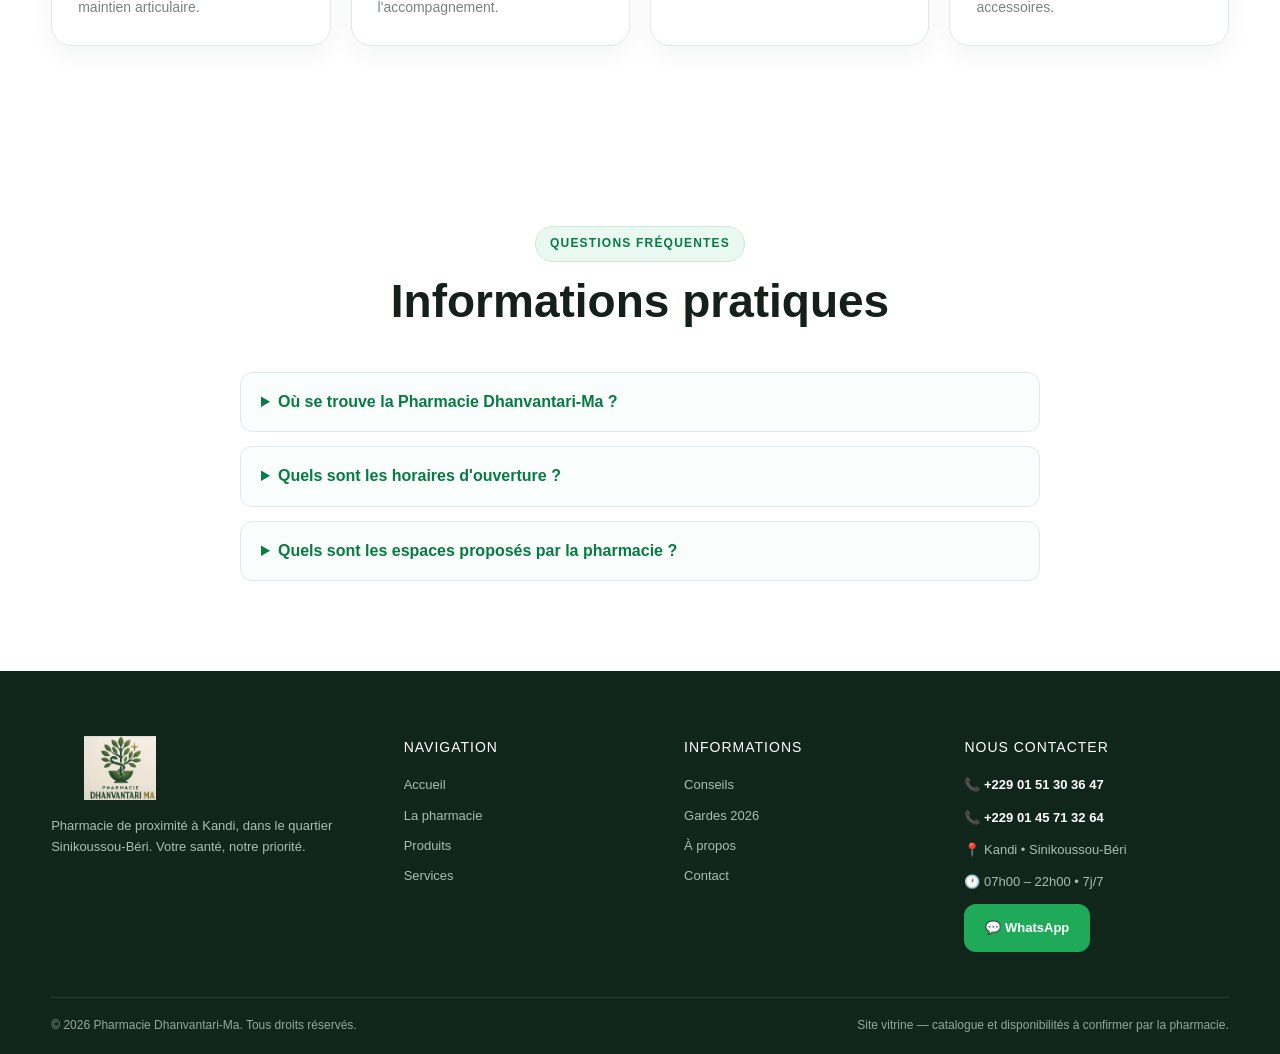
<file: pharmacie.html>
<!DOCTYPE html>
<html lang="fr">
<head>
<meta charset="UTF-8">
<meta name="viewport" content="width=device-width, initial-scale=1.0">
<title>La pharmacie à Kandi | Pharmacie Dhanvantari-Ma</title>
<meta name="description" content="Découvrez la Pharmacie Dhanvantari-Ma à Kandi, Sinikoussou-Béri, Alibori. Environnement, horaires 7j/7, espaces et services. Contactez-nous au +229 01 51 30 36 47.">
<meta name="robots" content="index, follow">
<meta name="theme-color" content="#0a9f55">
<link rel="canonical" href="https://www.pharmaciedhanvantarima.com/pharmacie.html">

<!-- Favicon -->
<link rel="icon" type="image/jpeg" href="https://www.pharmaciedhanvantarima.com/logo.jpeg">
<link rel="apple-touch-icon" href="https://www.pharmaciedhanvantarima.com/logo.jpeg">

<!-- Open Graph -->
<meta property="og:type" content="website">
<meta property="og:site_name" content="Pharmacie Dhanvantari-Ma">
<meta property="og:title" content="La pharmacie à Kandi | Pharmacie Dhanvantari-Ma">
<meta property="og:description" content="Découvrez la Pharmacie Dhanvantari-Ma à Kandi, Sinikoussou-Béri, Alibori. Environnement, horaires 7j/7, espaces et services. Contactez-nous au +229 01 51 30 36 47.">
<meta property="og:url" content="https://www.pharmaciedhanvantarima.com/pharmacie.html">
<meta property="og:image" content="https://www.pharmaciedhanvantarima.com/ph1.jpeg">
<meta property="og:locale" content="fr_FR">

<!-- Twitter Card -->
<meta name="twitter:card" content="summary_large_image">
<meta name="twitter:title" content="La pharmacie à Kandi | Pharmacie Dhanvantari-Ma">
<meta name="twitter:description" content="Découvrez la Pharmacie Dhanvantari-Ma à Kandi, Sinikoussou-Béri, Alibori. Environnement, horaires 7j/7, espaces et services. Contactez-nous au +229 01 51 30 36 47.">
<meta name="twitter:image" content="https://www.pharmaciedhanvantarima.com/ph1.jpeg">

<link rel="stylesheet" href="style.css">

<!-- Données structurées JSON-LD -->
<script type="application/ld+json">
{
  "@context": "https://schema.org",
  "@graph": [
    {
      "@type": "WebPage",
      "@id": "https://www.pharmaciedhanvantarima.com/pharmacie.html#webpage",
      "url": "https://www.pharmaciedhanvantarima.com/pharmacie.html",
      "name": "La pharmacie - Pharmacie Dhanvantari-Ma à Kandi",
      "description": "Découvrez la Pharmacie Dhanvantari-Ma à Kandi, Sinikoussou-Béri, Alibori. Environnement, horaires 7j/7, espaces et services.",
      "isPartOf": {
        "@id": "https://www.pharmaciedhanvantarima.com/#website"
      }
    },
    {
      "@type": "BreadcrumbList",
      "itemListElement": [
        {
          "@type": "ListItem",
          "position": 1,
          "name": "Accueil",
          "item": "https://www.pharmaciedhanvantarima.com/"
        },
        {
          "@type": "ListItem",
          "position": 2,
          "name": "La pharmacie",
          "item": "https://www.pharmaciedhanvantarima.com/pharmacie.html"
        }
      ]
    },
    {
      "@type": "Pharmacy",
      "@id": "https://www.pharmaciedhanvantarima.com/#pharmacy",
      "name": "Pharmacie Dhanvantari-Ma",
      "url": "https://www.pharmaciedhanvantarima.com/",
      "logo": "https://www.pharmaciedhanvantarima.com/logo.jpeg",
      "image": [
        "https://www.pharmaciedhanvantarima.com/ph1.jpeg",
        "https://www.pharmaciedhanvantarima.com/ph2.jpeg"
      ],
      "telephone": [
        "+2290151303647",
        "+2290145713264"
      ],
      "address": {
        "@type": "PostalAddress",
        "streetAddress": "Sinikoussou-Béri",
        "addressLocality": "Kandi",
        "addressRegion": "Alibori",
        "addressCountry": "BJ"
      },
      "openingHoursSpecification": {
        "@type": "OpeningHoursSpecification",
        "dayOfWeek": [
          "Monday",
          "Tuesday",
          "Wednesday",
          "Thursday",
          "Friday",
          "Saturday",
          "Sunday"
        ],
        "opens": "07:00",
        "closes": "22:00"
      }
    },
    {
      "@type": "FAQPage",
      "mainEntity": [
        {
          "@type": "Question",
          "name": "Où se trouve la Pharmacie Dhanvantari-Ma ?",
          "acceptedAnswer": {
            "@type": "Answer",
            "text": "La Pharmacie Dhanvantari-Ma est située à Kandi, dans le quartier Sinikoussou-Béri, département de l'Alibori, au Bénin."
          }
        },
        {
          "@type": "Question",
          "name": "Quels sont les horaires d'ouverture ?",
          "acceptedAnswer": {
            "@type": "Answer",
            "text": "La Pharmacie Dhanvantari-Ma affiche des horaires d'ouverture de 07h00 à 22h00, 7 jours sur 7."
          }
        },
        {
          "@type": "Question",
          "name": "Quels sont les espaces proposés par la pharmacie ?",
          "acceptedAnswer": {
            "@type": "Answer",
            "text": "Le site présente plusieurs univers : orthopédie, conseils, beauté & hygiène, bébé et puériculture. Le catalogue sera enrichi après validation des inventaires."
          }
        }
      ]
    }
  ]
}
</script>
</head>
<body>

<div class="topbar">
  <div class="container topbar-inner">
    <div class="topbar-left"><span>📍 Kandi • Sinikoussou-Béri • Alibori</span></div>
    <div class="topbar-right">
      <span>🕐 07h00 – 22h00 • 7j/7</span>
      <a href="tel:+2290151303647">📞 +229 01 51 30 36 47</a>
      <a href="tel:+2290145713264">📞 +229 01 45 71 32 64</a>
    </div>
  </div>
</div>
<header class="header">
  <div class="container nav">
    <a class="logo" href="index.html" aria-label="Pharmacie Dhanvantari-Ma - Accueil">
      <img class="brand-logo" src="logo.jpeg" alt="Logo Pharmacie Dhanvantari-Ma">
    </a>
    <nav class="nav-links" aria-label="Navigation principale">
      <a href="index.html">Accueil</a>
      <a href="pharmacie.html" class="active" aria-current="page">La pharmacie</a>
      <a href="produits.html">Produits</a>
      <a href="services.html">Services</a>
      <a href="conseils.html">Conseils</a>
      <a href="gardes.html">Gardes</a>
      <a href="a-propos.html">À propos</a>
      <a href="contact.html">Contact</a>
    </nav>
    <a class="btn btn-primary header-call" href="tel:+2290151303647" aria-label="Appeler la Pharmacie Dhanvantari-Ma">📞 Appeler</a>
    <button class="menu-toggle" aria-label="Ouvrir le menu de navigation">☰</button>
  </div>
</header>

<main>

<section class="page-hero">
  <div class="container">
    <nav class="breadcrumb" aria-label="Fil d'Ariane">
      <a href="index.html">Accueil</a> / <span>La pharmacie</span>
    </nav>
    <h1>Une pharmacie de proximité à Kandi</h1>
    <p>Découvrez la Pharmacie Dhanvantari-Ma, son environnement, ses horaires et les différents univers proposés au sein de l'officine.</p>
  </div>
</section>

<section class="section">
  <div class="container detail-grid">
    <div class="detail-image reveal">
      <img src="6.jpeg" alt="Environnement de la Pharmacie Dhanvantari-Ma à Kandi, Alibori" loading="lazy">
    </div>
    <div class="detail-copy reveal">
      <div class="section-label">Notre officine</div>
      <h2>Pharmacie Dhanvantari-Ma</h2>
      <p>Située à Kandi, dans le quartier Sinikoussou-Béri, l'officine accueille sa clientèle dans un environnement de proximité.</p>
      <p>Les informations du site seront progressivement enrichies avec les données validées par la pharmacie : catalogue, stock, services, actualités et informations sur l'équipe.</p>
      <div class="check-list">
        <div><span class="check">✓</span> Kandi, Alibori</div>
        <div><span class="check">✓</span> Sinikoussou-Béri</div>
        <div><span class="check">✓</span> 07h00 – 22h00</div>
        <div><span class="check">✓</span> 7 jours / 7</div>
      </div>
      <a class="btn btn-primary" href="contact.html">Nous trouver →</a>
    </div>
  </div>
</section>

<section class="section" style="background:#fff">
  <div class="container">
    <div class="section-heading">
      <div class="section-label">Nos espaces</div>
      <h2>Un site organisé autour de vos besoins</h2>
      <p>Orthopédie, conseils, beauté, maternité, compléments, bien-être, bébé et puériculture.</p>
    </div>
    <div class="card-grid">
      <article class="info-card reveal"><div class="info-icon">🦴</div><h3>Orthopédie</h3><p>Orthèses, genouillères, attelles et maintien articulaire.</p></article>
      <article class="info-card reveal"><div class="info-icon">💡</div><h3>Conseils</h3><p>Un espace dédié à l'information et à l'accompagnement.</p></article>
      <article class="info-card reveal"><div class="info-icon">🧴</div><h3>Beauté & hygiène</h3><p>Soins, hygiène, beauté et maternité.</p></article>
      <article class="info-card reveal"><div class="info-icon">👶</div><h3>Bébé</h3><p>Puériculture, laits, repas et accessoires.</p></article>
    </div>
  </div>
</section>

<section class="section" style="background:#fff">
  <div class="container">
    <div class="section-heading">
      <div class="section-label">Questions fréquentes</div>
      <h2>Informations pratiques</h2>
    </div>
    <div style="display:grid;gap:14px;max-width:800px;margin:0 auto;">
      <details style="border:1px solid #e2e8f0;border-radius:12px;padding:16px 20px;background:#f9fdfb;cursor:pointer;">
        <summary style="font-weight:700;color:#087a43;">Où se trouve la Pharmacie Dhanvantari-Ma ?</summary>
        <p style="margin-top:10px;">La Pharmacie Dhanvantari-Ma est située à Kandi, dans le quartier Sinikoussou-Béri, département de l'Alibori, au Bénin.</p>
      </details>
      <details style="border:1px solid #e2e8f0;border-radius:12px;padding:16px 20px;background:#f9fdfb;cursor:pointer;">
        <summary style="font-weight:700;color:#087a43;">Quels sont les horaires d'ouverture ?</summary>
        <p style="margin-top:10px;">La Pharmacie Dhanvantari-Ma affiche des horaires d'ouverture de 07h00 à 22h00, 7 jours sur 7.</p>
      </details>
      <details style="border:1px solid #e2e8f0;border-radius:12px;padding:16px 20px;background:#f9fdfb;cursor:pointer;">
        <summary style="font-weight:700;color:#087a43;">Quels sont les espaces proposés par la pharmacie ?</summary>
        <p style="margin-top:10px;">Le site présente plusieurs univers : orthopédie, conseils, beauté & hygiène, bébé et puériculture. Le catalogue sera enrichi après validation des inventaires.</p>
      </details>
    </div>
  </div>
</section>

</main>

<footer>
  <div class="container footer-grid">
    <div class="footer-brand">
      <a class="logo" href="index.html" aria-label="Pharmacie Dhanvantari-Ma - Accueil">
        <img class="brand-logo" src="logo.jpeg" alt="Logo Pharmacie Dhanvantari-Ma">
      </a>
      <p>Pharmacie de proximité à Kandi, dans le quartier Sinikoussou-Béri. Votre santé, notre priorité.</p>
    </div>
    <div>
      <div class="footer-title">Navigation</div>
      <div class="footer-links">
        <a href="index.html">Accueil</a><a href="pharmacie.html">La pharmacie</a>
        <a href="produits.html">Produits</a><a href="services.html">Services</a>
      </div>
    </div>
    <div>
      <div class="footer-title">Informations</div>
      <div class="footer-links">
        <a href="conseils.html">Conseils</a><a href="gardes.html">Gardes 2026</a>
        <a href="a-propos.html">À propos</a><a href="contact.html">Contact</a>
      </div>
    </div>
    <div>
      <div class="footer-title">Nous contacter</div>
      <div class="footer-contact">
        <div>📞 <strong>+229 01 51 30 36 47</strong></div>
        <div>📞 <strong>+229 01 45 71 32 64</strong></div>
        <div>📍 Kandi • Sinikoussou-Béri</div>
        <div>🕐 07h00 – 22h00 • 7j/7</div>
        <div><button class="btn btn-whatsapp" data-whatsapp="Bonjour Pharmacie Dhanvantari-Ma, je souhaite obtenir des informations.">💬 WhatsApp</button></div>
      </div>
    </div>
  </div>
  <div class="container footer-bottom">
    <span>© <span data-year></span> Pharmacie Dhanvantari-Ma. Tous droits réservés.</span>
    <span>Site vitrine — catalogue et disponibilités à confirmer par la pharmacie.</span>
  </div>
</footer>
<a class="floating-whatsapp" href="https://wa.me/2290151303647" target="_blank" rel="noopener noreferrer" aria-label="Contacter la Pharmacie Dhanvantari-Ma sur WhatsApp">💬</a>
<button class="back-top" aria-label="Retour en haut de la page">↑</button>

<script src="main.js"></script>
</body>
</html>
</file>
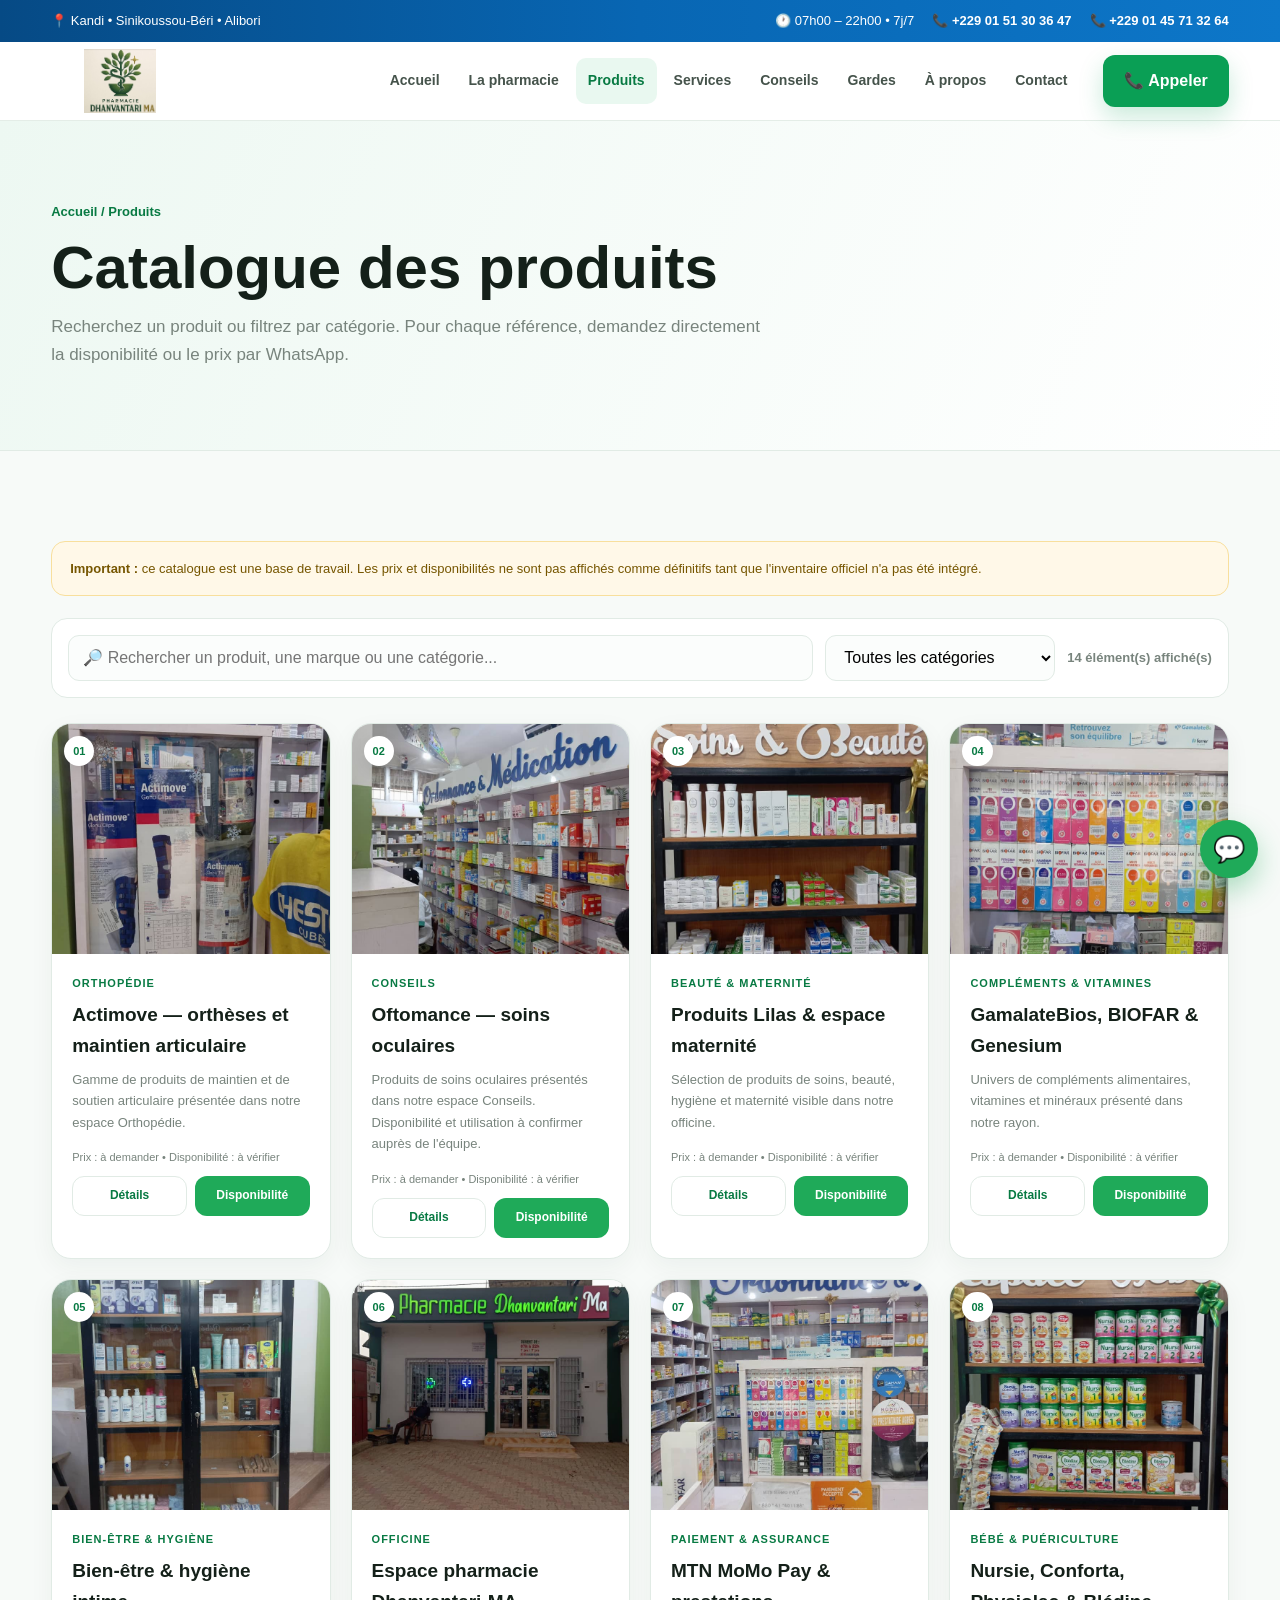
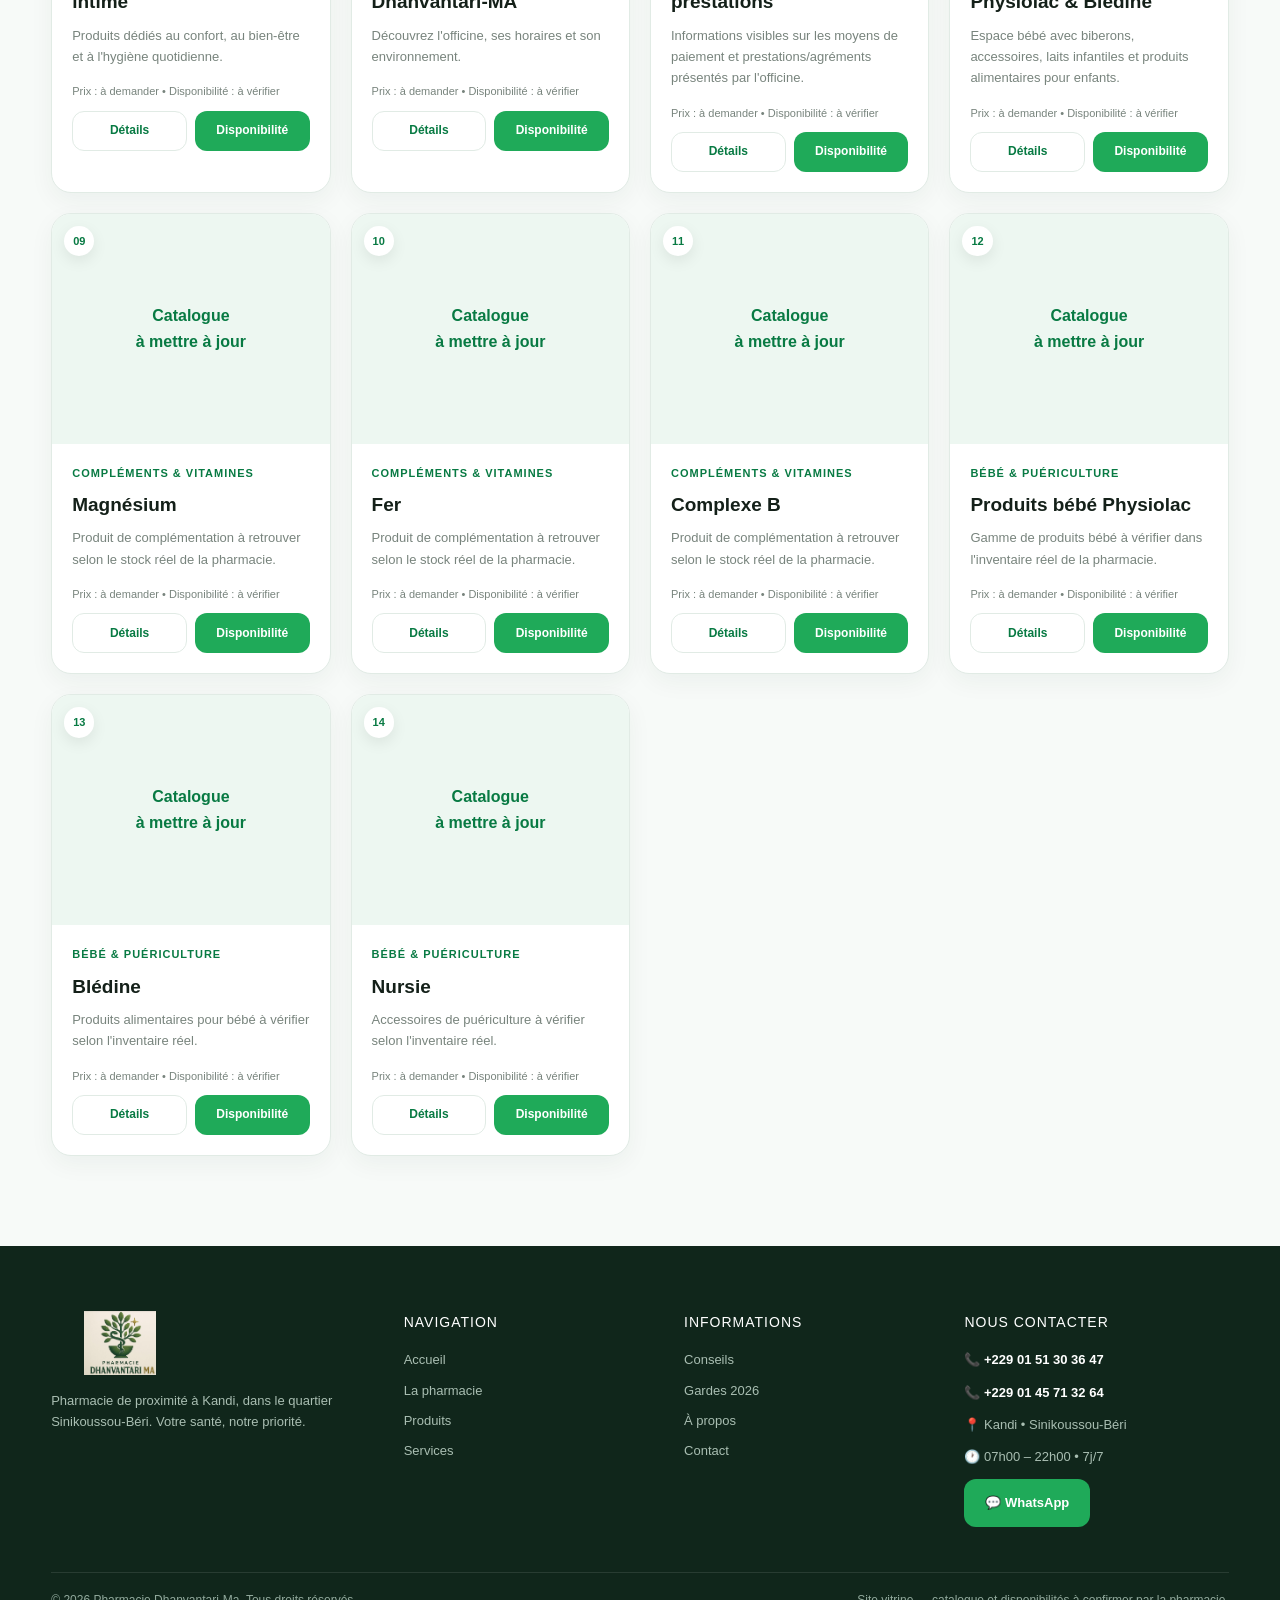
<file: produits.html>
<!DOCTYPE html>
<html lang="fr">
<head>
<meta charset="UTF-8">
<meta name="viewport" content="width=device-width, initial-scale=1.0">
<title>Pharmacie Dhanvantari-Ma | Produits</title>
<meta name="description" content="Catalogue provisoire des univers de produits de la Pharmacie Dhanvantari-Ma à Kandi.">
<meta name="theme-color" content="#0a9f55">
<link rel="stylesheet" href="style.css">
</head>
<body>

<div class="topbar">
  <div class="container topbar-inner">
    <div class="topbar-left"><span>📍 Kandi • Sinikoussou-Béri • Alibori</span></div>
    <div class="topbar-right">
      <span>🕐 07h00 – 22h00 • 7j/7</span>
      <a href="tel:+2290151303647">📞 +229 01 51 30 36 47</a>
      <a href="tel:+2290145713264">📞 +229 01 45 71 32 64</a>
    </div>
  </div>
</div>
<header class="header">
  <div class="container nav">
    <a class="logo" href="index.html" aria-label="Pharmacie Dhanvantari-Ma - Accueil">
      <img class="brand-logo" src="logo.jpeg" alt="Logo Pharmacie Dhanvantari-Ma">
    </a>
    <nav class="nav-links"><a href="index.html" class="">Accueil</a><a href="pharmacie.html" class="">La pharmacie</a><a href="produits.html" class="active">Produits</a><a href="services.html" class="">Services</a><a href="conseils.html" class="">Conseils</a><a href="gardes.html" class="">Gardes</a><a href="a-propos.html" class="">À propos</a><a href="contact.html" class="">Contact</a></nav>
    <a class="btn btn-primary header-call" href="tel:+2290151303647">📞 Appeler</a>
    <button class="menu-toggle" aria-label="Menu">☰</button>
  </div>
</header>

<main>

<section class="page-hero"><div class="container"><div class="breadcrumb">Accueil / Produits</div><h1>Catalogue des produits</h1><p>Recherchez un produit ou filtrez par catégorie. Pour chaque référence, demandez directement la disponibilité ou le prix par WhatsApp.</p></div></section>
<section class="section">
<div class="container">
  <div class="notice" style="margin-bottom:22px"><strong>Important :</strong> ce catalogue est une base de travail. Les prix et disponibilités ne sont pas affichés comme définitifs tant que l'inventaire officiel n'a pas été intégré.</div>
  <div class="catalog-toolbar">
    <div class="search-box"><input id="productSearch" type="search" placeholder="🔎 Rechercher un produit, une marque ou une catégorie..."></div>
    <select id="categoryFilter" class="filter-select"><option value="Toutes">Toutes les catégories</option></select>
    <span id="catalogueCount" class="catalog-count"></span>
  </div>
  <div id="catalogueGrid" class="product-grid"></div>
  <div id="catalogueEmpty" class="catalog-empty">Aucun produit ne correspond à votre recherche.</div>
</div>
</section>
<div class="modal" id="productModal" aria-hidden="true">
  <div class="modal-box">
    <button class="modal-close" id="modalClose" aria-label="Fermer">✕</button>
    <div id="modalProductImage"></div>
    <div class="section-label" id="modalProductCategory">Catégorie</div>
    <h2 id="modalProductName">Produit</h2>
    <p id="modalProductDescription"></p>
    <div class="notice" style="margin-bottom:18px">Prix : à demander • Disponibilité : à confirmer par la pharmacie.</div>
    <div class="modal-actions">
      <button id="modalWhatsApp" class="btn btn-whatsapp">💬 Demander la disponibilité</button>
      <button class="btn btn-outline" onclick="closeProductModal()">Fermer</button>
    </div>
  </div>
</div>

</main>

<footer>
  <div class="container footer-grid">
    <div class="footer-brand">
      <a class="logo" href="index.html" aria-label="Pharmacie Dhanvantari-Ma - Accueil">
      <img class="brand-logo" src="logo.jpeg" alt="Logo Pharmacie Dhanvantari-Ma">
    </a>
      <p>Pharmacie de proximité à Kandi, dans le quartier Sinikoussou-Béri. Votre santé, notre priorité.</p>
    </div>
    <div>
      <div class="footer-title">Navigation</div>
      <div class="footer-links">
        <a href="index.html">Accueil</a><a href="pharmacie.html">La pharmacie</a>
        <a href="produits.html">Produits</a><a href="services.html">Services</a>
      </div>
    </div>
    <div>
      <div class="footer-title">Informations</div>
      <div class="footer-links">
        <a href="conseils.html">Conseils</a><a href="gardes.html">Gardes 2026</a>
        <a href="a-propos.html">À propos</a><a href="contact.html">Contact</a>
      </div>
    </div>
    <div>
      <div class="footer-title">Nous contacter</div>
      <div class="footer-contact">
        <div>📞 <strong>+229 01 51 30 36 47</strong></div>
        <div>📞 <strong>+229 01 45 71 32 64</strong></div>
        <div>📍 Kandi • Sinikoussou-Béri</div>
        <div>🕐 07h00 – 22h00 • 7j/7</div>
        <div><button class="btn btn-whatsapp" data-whatsapp="Bonjour Pharmacie Dhanvantari-Ma, je souhaite obtenir des informations.">💬 WhatsApp</button></div>
      </div>
    </div>
  </div>
  <div class="container footer-bottom">
    <span>© <span data-year></span> Pharmacie Dhanvantari-Ma. Tous droits réservés.</span>
    <span>Site vitrine — catalogue et disponibilités à confirmer par la pharmacie.</span>
  </div>
</footer>
<a class="floating-whatsapp" href="https://wa.me/2290151303647" target="_blank" rel="noopener noreferrer" aria-label="WhatsApp">💬</a>
<button class="back-top" aria-label="Retour en haut">↑</button>

<script src="main.js"></script>
<script src="catalogue.js"></script>
</body>
</html>
</file>
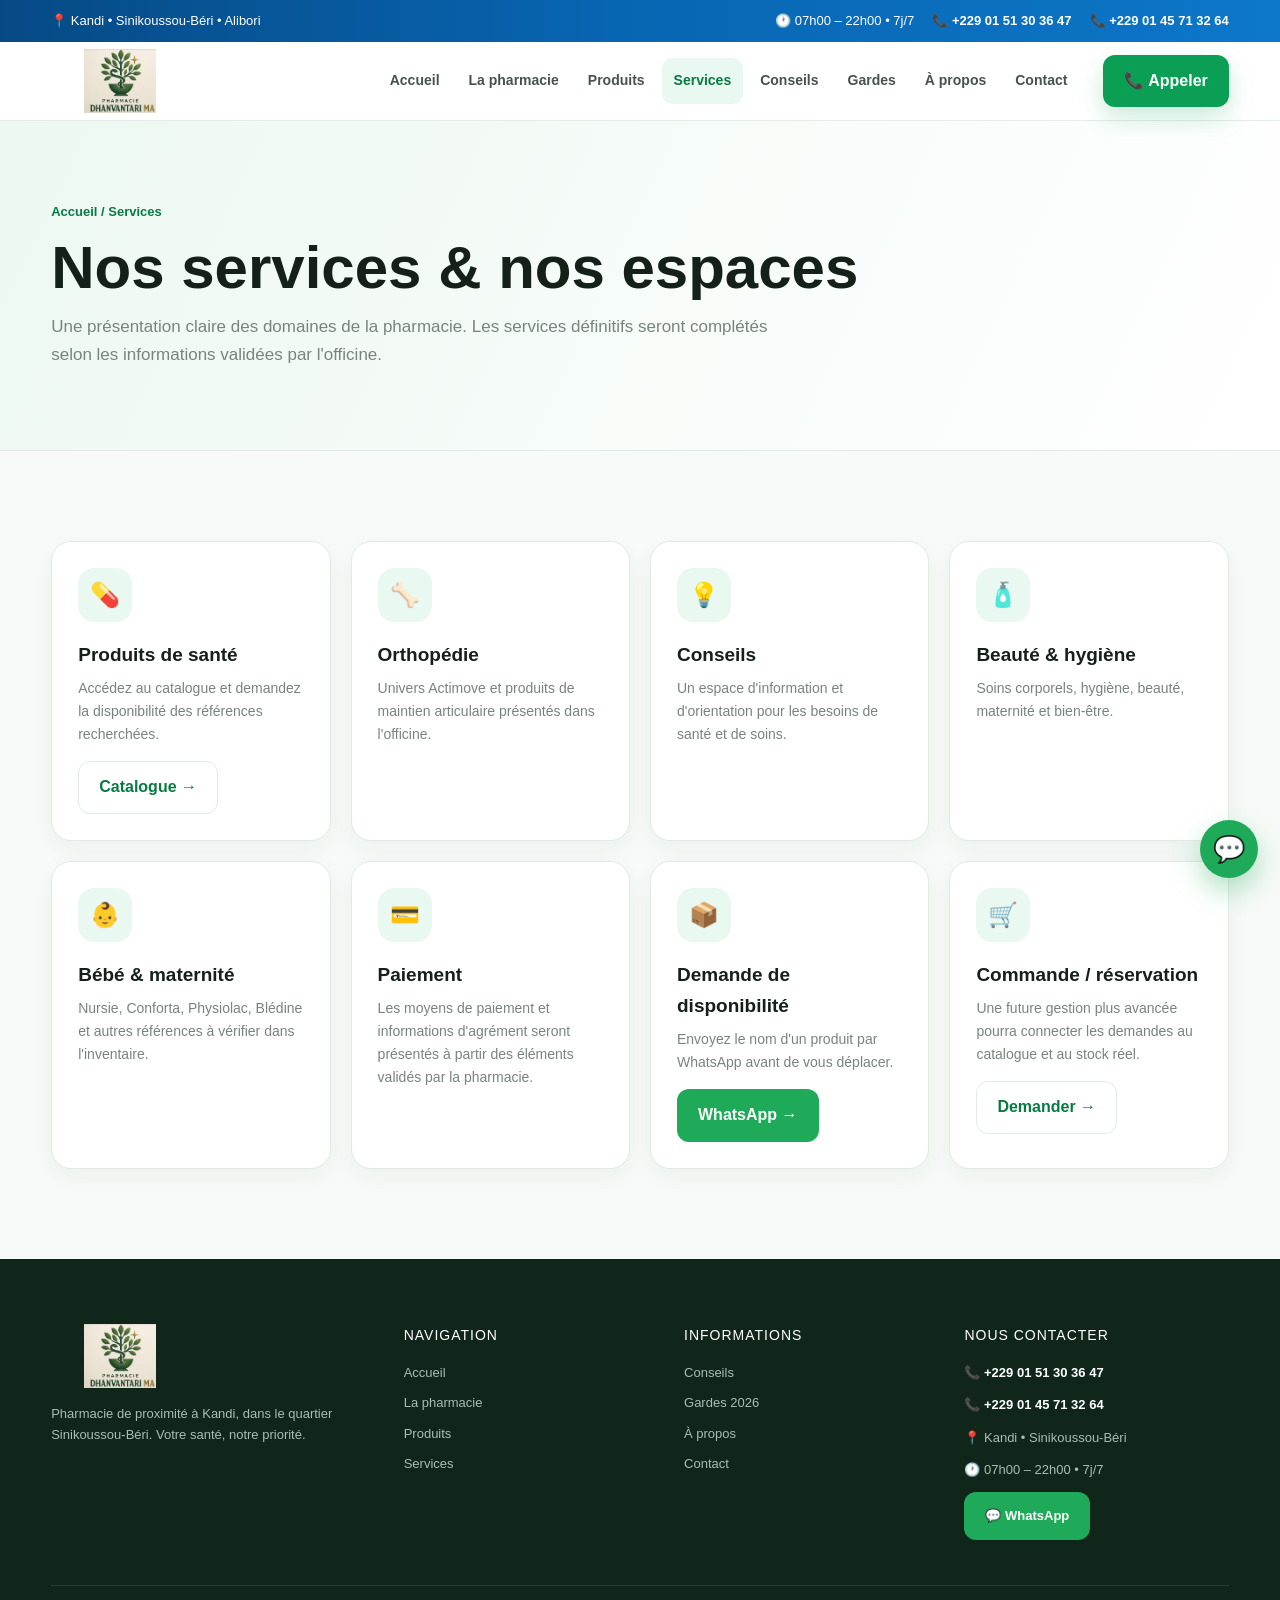
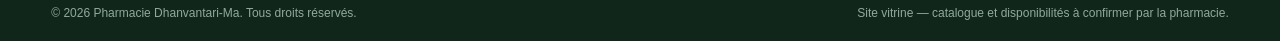
<file: services.html>
<!DOCTYPE html>
<html lang="fr">
<head>
<meta charset="UTF-8">
<meta name="viewport" content="width=device-width, initial-scale=1.0">
<title>Pharmacie Dhanvantari-Ma | Services</title>
<meta name="description" content="Découvrez les principaux services et espaces présentés par la Pharmacie Dhanvantari-Ma.">
<meta name="theme-color" content="#0a9f55">
<link rel="stylesheet" href="style.css">
</head>
<body>

<div class="topbar">
  <div class="container topbar-inner">
    <div class="topbar-left"><span>📍 Kandi • Sinikoussou-Béri • Alibori</span></div>
    <div class="topbar-right">
      <span>🕐 07h00 – 22h00 • 7j/7</span>
      <a href="tel:+2290151303647">📞 +229 01 51 30 36 47</a>
      <a href="tel:+2290145713264">📞 +229 01 45 71 32 64</a>
    </div>
  </div>
</div>
<header class="header">
  <div class="container nav">
    <a class="logo" href="index.html" aria-label="Pharmacie Dhanvantari-Ma - Accueil">
      <img class="brand-logo" src="logo.jpeg" alt="Logo Pharmacie Dhanvantari-Ma">
    </a>
    <nav class="nav-links"><a href="index.html" class="">Accueil</a><a href="pharmacie.html" class="">La pharmacie</a><a href="produits.html" class="">Produits</a><a href="services.html" class="active">Services</a><a href="conseils.html" class="">Conseils</a><a href="gardes.html" class="">Gardes</a><a href="a-propos.html" class="">À propos</a><a href="contact.html" class="">Contact</a></nav>
    <a class="btn btn-primary header-call" href="tel:+2290151303647">📞 Appeler</a>
    <button class="menu-toggle" aria-label="Menu">☰</button>
  </div>
</header>

<main>

<section class="page-hero"><div class="container"><div class="breadcrumb">Accueil / Services</div><h1>Nos services & nos espaces</h1><p>Une présentation claire des domaines de la pharmacie. Les services définitifs seront complétés selon les informations validées par l'officine.</p></div></section>
<section class="section"><div class="container"><div class="card-grid">
<article class="info-card reveal"><div class="info-icon">💊</div><h3>Produits de santé</h3><p>Accédez au catalogue et demandez la disponibilité des références recherchées.</p><a class="btn btn-outline" href="produits.html" style="margin-top:15px">Catalogue →</a></article>
<article class="info-card reveal"><div class="info-icon">🦴</div><h3>Orthopédie</h3><p>Univers Actimove et produits de maintien articulaire présentés dans l'officine.</p></article>
<article class="info-card reveal"><div class="info-icon">💡</div><h3>Conseils</h3><p>Un espace d'information et d'orientation pour les besoins de santé et de soins.</p></article>
<article class="info-card reveal"><div class="info-icon">🧴</div><h3>Beauté & hygiène</h3><p>Soins corporels, hygiène, beauté, maternité et bien-être.</p></article>
<article class="info-card reveal"><div class="info-icon">👶</div><h3>Bébé & maternité</h3><p>Nursie, Conforta, Physiolac, Blédine et autres références à vérifier dans l'inventaire.</p></article>
<article class="info-card reveal"><div class="info-icon">💳</div><h3>Paiement</h3><p>Les moyens de paiement et informations d'agrément seront présentés à partir des éléments validés par la pharmacie.</p></article>
<article class="info-card reveal"><div class="info-icon">📦</div><h3>Demande de disponibilité</h3><p>Envoyez le nom d'un produit par WhatsApp avant de vous déplacer.</p><button class="btn btn-whatsapp" data-whatsapp="Bonjour Pharmacie Dhanvantari-Ma, je souhaite vérifier la disponibilité d'un produit." style="margin-top:15px">WhatsApp →</button></article>
<article class="info-card reveal"><div class="info-icon">🛒</div><h3>Commande / réservation</h3><p>Une future gestion plus avancée pourra connecter les demandes au catalogue et au stock réel.</p><button class="btn btn-outline" data-whatsapp="Bonjour Pharmacie Dhanvantari-Ma, je souhaite connaître les modalités de commande ou réservation." style="margin-top:15px">Demander →</button></article>
</div></div></section>

</main>

<footer>
  <div class="container footer-grid">
    <div class="footer-brand">
      <a class="logo" href="index.html" aria-label="Pharmacie Dhanvantari-Ma - Accueil">
      <img class="brand-logo" src="logo.jpeg" alt="Logo Pharmacie Dhanvantari-Ma">
    </a>
      <p>Pharmacie de proximité à Kandi, dans le quartier Sinikoussou-Béri. Votre santé, notre priorité.</p>
    </div>
    <div>
      <div class="footer-title">Navigation</div>
      <div class="footer-links">
        <a href="index.html">Accueil</a><a href="pharmacie.html">La pharmacie</a>
        <a href="produits.html">Produits</a><a href="services.html">Services</a>
      </div>
    </div>
    <div>
      <div class="footer-title">Informations</div>
      <div class="footer-links">
        <a href="conseils.html">Conseils</a><a href="gardes.html">Gardes 2026</a>
        <a href="a-propos.html">À propos</a><a href="contact.html">Contact</a>
      </div>
    </div>
    <div>
      <div class="footer-title">Nous contacter</div>
      <div class="footer-contact">
        <div>📞 <strong>+229 01 51 30 36 47</strong></div>
        <div>📞 <strong>+229 01 45 71 32 64</strong></div>
        <div>📍 Kandi • Sinikoussou-Béri</div>
        <div>🕐 07h00 – 22h00 • 7j/7</div>
        <div><button class="btn btn-whatsapp" data-whatsapp="Bonjour Pharmacie Dhanvantari-Ma, je souhaite obtenir des informations.">💬 WhatsApp</button></div>
      </div>
    </div>
  </div>
  <div class="container footer-bottom">
    <span>© <span data-year></span> Pharmacie Dhanvantari-Ma. Tous droits réservés.</span>
    <span>Site vitrine — catalogue et disponibilités à confirmer par la pharmacie.</span>
  </div>
</footer>
<a class="floating-whatsapp" href="https://wa.me/2290151303647" target="_blank" rel="noopener noreferrer" aria-label="WhatsApp">💬</a>
<button class="back-top" aria-label="Retour en haut">↑</button>

<script src="main.js"></script>
</body>
</html>
</file>
<file: style.css>
:root{
  --green:#0a9f55;
  --green-dark:#087a43;
  --green-deep:#075b35;
  --green-soft:#e9f8f0;
  --blue:#0866b3;
  --blue-dark:#064a85;
  --orange:#f28b22;
  --gold:#f4b72c;
  --red:#c62828;
  --white:#fff;
  --black:#142019;
  --text:#46534c;
  --muted:#78847d;
  --bg:#f7faf8;
  --border:#e1ebe5;
  --shadow:0 16px 45px rgba(5,65,35,.10);
  --shadow-hover:0 22px 60px rgba(5,65,35,.16);
  --radius:20px;
  --radius-sm:12px;
  --transition:.28s ease;
}
*{box-sizing:border-box;margin:0;padding:0}
html{scroll-behavior:smooth}
body{
  font-family:"Segoe UI",Roboto,Arial,sans-serif;
  background:var(--bg);color:var(--text);line-height:1.65;
  overflow-x:hidden;
}
img{max-width:100%;display:block}
a{text-decoration:none;color:inherit}
button,input,select,textarea{font:inherit}
button{cursor:pointer}
.container{width:min(1180px,92%);margin:auto}
.section{padding:90px 0}
.section-heading{text-align:center;max-width:760px;margin:0 auto 45px}
.section-label{
  display:inline-flex;align-items:center;gap:8px;
  color:var(--green-dark);background:var(--green-soft);
  border:1px solid #ccebd9;border-radius:999px;
  padding:7px 14px;font-size:12px;font-weight:800;
  letter-spacing:1.2px;text-transform:uppercase;margin-bottom:14px
}
.section-heading h2{font-size:clamp(30px,4vw,46px);line-height:1.1;color:var(--black);margin-bottom:14px}
.section-heading p{color:var(--muted)}
.btn{
  display:inline-flex;align-items:center;justify-content:center;gap:9px;
  min-height:48px;padding:12px 20px;border-radius:12px;
  border:1px solid transparent;font-weight:800;transition:var(--transition)
}
.btn-primary{background:var(--green);color:#fff;box-shadow:0 10px 25px rgba(10,159,85,.22)}
.btn-primary:hover{background:var(--green-dark);transform:translateY(-2px)}
.btn-secondary{background:var(--blue);color:#fff}
.btn-secondary:hover{background:var(--blue-dark);transform:translateY(-2px)}
.btn-outline{background:#fff;border-color:var(--border);color:var(--green-dark)}
.btn-outline:hover{border-color:var(--green);transform:translateY(-2px)}
.btn-whatsapp{background:#1faa59;color:#fff}
.btn-whatsapp:hover{filter:brightness(.94);transform:translateY(-2px)}
.btn-light{background:#fff;color:var(--green-deep)}
.btn-danger{background:#fff1f1;color:#a52222;border-color:#ffd4d4}
.topbar{
  background:linear-gradient(90deg,var(--blue-dark),var(--blue),#0d77c9);
  color:#fff;font-size:13px
}
.topbar-inner{min-height:42px;display:flex;justify-content:space-between;align-items:center;gap:20px}
.topbar-left,.topbar-right{display:flex;gap:18px;align-items:center;flex-wrap:wrap}
.topbar a{font-weight:700}
.header{
  position:sticky;top:0;z-index:1000;background:rgba(255,255,255,.96);
  backdrop-filter:blur(14px);border-bottom:1px solid rgba(225,235,229,.9);
  transition:var(--transition)
}
.header.scrolled{box-shadow:0 8px 30px rgba(20,32,25,.08)}
.nav{min-height:78px;display:flex;align-items:center;gap:24px}
.logo{display:flex;align-items:center;gap:11px;margin-right:auto}
.logo-mark{
  width:48px;height:48px;border-radius:15px;display:grid;place-items:center;
  background:linear-gradient(145deg,var(--green),var(--green-deep));
  color:#fff;font-size:25px;box-shadow:0 8px 20px rgba(10,159,85,.2)
}
.logo-text strong{display:block;color:var(--black);font-size:17px;line-height:1.1}
.logo-text span{font-size:10px;letter-spacing:2px;color:var(--green-dark);font-weight:900}
.nav-links{display:flex;align-items:center;gap:5px}
.nav-links a{
  padding:11px 12px;border-radius:10px;color:#45534b;font-size:14px;font-weight:700
}
.nav-links a:hover,.nav-links a.active{color:var(--green-dark);background:var(--green-soft)}
.header-call{white-space:nowrap}
.menu-toggle{display:none;border:0;background:var(--green-soft);color:var(--green-dark);width:46px;height:46px;border-radius:12px;font-size:22px}
.hero{
  position:relative;min-height:650px;display:flex;align-items:center;overflow:hidden;
  background:linear-gradient(105deg,#f4fbf7 0%,#fff 50%,#eef8f3 100%)
}
.hero::before{
  content:"";position:absolute;inset:0;
  background:radial-gradient(circle at 80% 25%,rgba(10,159,85,.12),transparent 35%);
  pointer-events:none
}
.hero-grid{display:grid;grid-template-columns:1.02fr .98fr;align-items:center;gap:55px}
.hero-copy{position:relative;z-index:2;padding:70px 0}
.hero-badge{display:inline-flex;align-items:center;gap:9px;background:#fff;border:1px solid var(--border);padding:9px 14px;border-radius:999px;font-size:12px;font-weight:800;color:var(--green-dark);box-shadow:0 8px 25px rgba(5,65,35,.06)}
.status-dot{width:9px;height:9px;border-radius:50%;background:#22c55e;box-shadow:0 0 0 5px rgba(34,197,94,.12)}
.hero h1{font-size:clamp(44px,6vw,72px);line-height:.98;letter-spacing:-2px;color:var(--black);margin:22px 0}
.hero h1 span{color:var(--green)}
.hero p{font-size:18px;max-width:620px;color:#617068}
.hero-actions{display:flex;gap:12px;flex-wrap:wrap;margin-top:28px}
.hero-image{min-height:590px;display:flex;align-items:flex-end;justify-content:center;position:relative}
.hero-image::before{
  content:"";position:absolute;width:500px;height:500px;border-radius:50%;
  background:linear-gradient(145deg,#dff5e8,#fff);right:0;bottom:30px
}
.hero-image img{
  position:relative;z-index:1;max-height:610px;width:auto;max-width:100%;
  object-fit:contain;filter:drop-shadow(0 25px 35px rgba(5,65,35,.16))
}
.hero-placeholder{
  position:relative;z-index:1;width:min(470px,90%);aspect-ratio:4/5;border-radius:34px;
  background:linear-gradient(145deg,#e7f7ee,#fff);display:grid;place-items:center;
  color:var(--green-dark);text-align:center;padding:40px;border:1px solid #d7eee0
}
.quick-strip{background:#fff;border-top:1px solid var(--border);border-bottom:1px solid var(--border)}
.quick-grid{display:grid;grid-template-columns:repeat(4,1fr)}
.quick-card{padding:22px 20px;display:flex;gap:13px;align-items:center;border-right:1px solid var(--border)}
.quick-card:last-child{border-right:0}
.quick-icon{width:44px;height:44px;border-radius:13px;background:var(--green-soft);display:grid;place-items:center;font-size:20px}
.quick-card strong{display:block;color:var(--black);font-size:14px}
.quick-card span{font-size:12px;color:var(--muted)}
.about-grid{display:grid;grid-template-columns:.95fr 1.05fr;gap:65px;align-items:center}
.about-photo{position:relative}
.about-photo img{height:500px;object-fit:cover;border-radius:28px;box-shadow:var(--shadow)}
.about-badge{
  position:absolute;right:-18px;bottom:25px;background:#fff;padding:18px 20px;border-radius:17px;
  box-shadow:var(--shadow);border:1px solid var(--border)
}
.about-badge strong{display:block;color:var(--green);font-size:28px;line-height:1}
.about-badge span{font-size:12px;color:var(--muted)}
.about-copy h2{font-size:clamp(30px,4vw,46px);line-height:1.1;color:var(--black);margin:12px 0 18px}
.about-copy h2 span{color:var(--green)}
.about-copy p{margin-bottom:14px}
.check-list{display:grid;grid-template-columns:1fr 1fr;gap:10px;margin:24px 0}
.check-list div{display:flex;gap:9px;align-items:center;font-weight:700;color:#4d5b53}
.check{width:23px;height:23px;border-radius:50%;display:grid;place-items:center;background:var(--green-soft);color:var(--green);font-size:13px}
.card-grid{display:grid;grid-template-columns:repeat(4,1fr);gap:20px}
.info-card{
  background:#fff;border:1px solid var(--border);border-radius:var(--radius);
  padding:26px;box-shadow:0 8px 25px rgba(5,65,35,.05);transition:var(--transition)
}
.info-card:hover{transform:translateY(-5px);box-shadow:var(--shadow-hover)}
.info-icon{width:54px;height:54px;border-radius:16px;background:var(--green-soft);display:grid;place-items:center;font-size:24px;margin-bottom:17px}
.info-card h3{color:var(--black);font-size:19px;margin-bottom:7px}
.info-card p{color:var(--muted);font-size:14px}
.product-grid{display:grid;grid-template-columns:repeat(4,1fr);gap:20px}
.product-card{
  background:#fff;border:1px solid var(--border);border-radius:20px;overflow:hidden;
  box-shadow:0 8px 25px rgba(5,65,35,.05);transition:var(--transition)
}
.product-card:hover{transform:translateY(-5px);box-shadow:var(--shadow-hover)}
.product-image{height:230px;position:relative;background:#edf7f1;overflow:hidden}
.product-image img{width:100%;height:100%;object-fit:cover;transition:.45s ease}
.product-card:hover .product-image img{transform:scale(1.04)}
.product-number{position:absolute;top:12px;left:12px;background:#fff;color:var(--green-dark);font-weight:900;font-size:11px;border-radius:999px;padding:6px 9px;box-shadow:0 5px 15px rgba(0,0,0,.08)}
.product-body{padding:20px}
.product-category{font-size:11px;text-transform:uppercase;letter-spacing:1px;color:var(--green-dark);font-weight:900}
.product-body h3{font-size:19px;color:var(--black);margin:7px 0}
.product-body p{font-size:13px;color:var(--muted);margin-bottom:15px}
.product-actions{display:flex;gap:8px;flex-wrap:wrap}
.product-actions .btn{min-height:40px;padding:9px 12px;font-size:12px;flex:1}
.catalog-toolbar{
  display:flex;gap:12px;flex-wrap:wrap;align-items:center;justify-content:space-between;
  background:#fff;border:1px solid var(--border);padding:16px;border-radius:16px;margin-bottom:25px
}
.search-box{flex:1;min-width:240px;position:relative}
.search-box input,.filter-select{
  width:100%;height:46px;border:1px solid var(--border);border-radius:11px;padding:0 14px;
  outline:0;background:#fbfdfc
}
.search-box input:focus,.filter-select:focus{border-color:var(--green)}
.filter-select{max-width:230px}
.catalog-count{font-size:13px;color:var(--muted);font-weight:700}
.catalog-empty{text-align:center;padding:50px;background:#fff;border:1px dashed var(--border);border-radius:18px;display:none}
.price-note{font-size:11px;color:var(--muted);margin:10px 0}
.location-wrap{background:#f0f8f4}
.location-grid{display:grid;grid-template-columns:.8fr 1.2fr;gap:22px}
.location-card,.map-card{
  background:#fff;border:1px solid var(--border);border-radius:24px;box-shadow:var(--shadow);overflow:hidden
}
.location-card{padding:30px}
.location-card h3{font-size:27px;color:var(--black);margin-bottom:5px}
.location-card>p{color:var(--muted);margin-bottom:22px}
.location-item{display:flex;gap:13px;padding:16px 0;border-bottom:1px solid var(--border)}
.location-item:last-of-type{border-bottom:0}
.location-item-icon{width:40px;height:40px;flex:0 0 40px;border-radius:12px;background:var(--green-soft);display:grid;place-items:center}
.location-item strong{display:block;color:var(--black);font-size:13px}
.location-item span{display:block;color:var(--muted);font-size:13px}
.map-card iframe{width:100%;height:100%;min-height:480px;border:0}
.cta{padding:55px 0}
.cta-box{
  background:linear-gradient(120deg,var(--green-deep),var(--green));
  color:#fff;border-radius:28px;padding:40px;display:flex;justify-content:space-between;
  gap:25px;align-items:center;box-shadow:var(--shadow)
}
.cta-box h2{font-size:clamp(28px,4vw,40px);line-height:1.05;margin-bottom:8px}
.cta-box p{opacity:.88;max-width:650px}
.cta-actions{display:flex;gap:10px;flex-wrap:wrap}
.page-hero{
  padding:80px 0;background:linear-gradient(115deg,#edf8f2,#fff);
  border-bottom:1px solid var(--border)
}
.page-hero h1{font-size:clamp(38px,5vw,60px);color:var(--black);line-height:1.05;margin:14px 0}
.page-hero p{max-width:720px;color:var(--muted);font-size:17px}
.breadcrumb{font-size:13px;color:var(--green-dark);font-weight:800}
.detail-grid{display:grid;grid-template-columns:1fr 1fr;gap:50px;align-items:center}
.detail-image img{width:100%;height:480px;object-fit:cover;border-radius:28px;box-shadow:var(--shadow)}
.detail-copy h2{font-size:40px;color:var(--black);line-height:1.1;margin:12px 0}
.detail-copy p{margin-bottom:14px}
.timeline{position:relative;max-width:900px;margin:auto}
.timeline::before{content:"";position:absolute;left:20px;top:0;bottom:0;width:2px;background:#cfe9d9}
.guard{
  position:relative;margin:0 0 18px 0;padding:20px 22px 20px 60px;background:#fff;
  border:1px solid var(--border);border-radius:18px;box-shadow:0 7px 22px rgba(5,65,35,.05)
}
.guard::before{
  content:"";position:absolute;left:11px;top:26px;width:20px;height:20px;border-radius:50%;
  background:var(--green);border:5px solid #dff4e8
}
.guard strong{display:block;color:var(--black);font-size:18px}
.guard span{display:block;color:var(--green-dark);font-weight:800;font-size:13px;margin-top:3px}
.guard.current{border-color:#93d8b2;box-shadow:0 12px 30px rgba(10,159,85,.12)}
.guard.current::after{content:"GARDE EN COURS";position:absolute;right:15px;top:15px;background:var(--green);color:#fff;font-size:10px;font-weight:900;padding:6px 9px;border-radius:999px}
.team-card{display:grid;grid-template-columns:250px 1fr;gap:30px;background:#fff;border:1px solid var(--border);border-radius:25px;padding:28px;box-shadow:var(--shadow);align-items:center}
.team-photo{height:300px;border-radius:20px;overflow:hidden;background:var(--green-soft)}
.team-photo img{width:100%;height:100%;object-fit:cover}
.team-copy h2{font-size:36px;color:var(--black);margin:8px 0}
.team-copy .role{color:var(--green-dark);font-weight:900}
.contact-grid{display:grid;grid-template-columns:.85fr 1.15fr;gap:25px}
.contact-card{background:#fff;border:1px solid var(--border);border-radius:22px;padding:28px;box-shadow:var(--shadow)}
.contact-line{display:flex;gap:13px;align-items:flex-start;padding:15px 0;border-bottom:1px solid var(--border)}
.contact-line:last-child{border-bottom:0}
.contact-line .icon{width:40px;height:40px;border-radius:12px;background:var(--green-soft);display:grid;place-items:center;flex:0 0 40px}
.contact-line strong{display:block;color:var(--black)}
.contact-line span{font-size:13px;color:var(--muted)}
.notice{padding:16px 18px;border-radius:14px;background:#fff8e8;border:1px solid #f8df9d;color:#765600;font-size:13px}
footer{background:#10261b;color:#d8e6de;padding-top:65px}
.footer-grid{display:grid;grid-template-columns:1.3fr 1fr 1fr 1.1fr;gap:40px;padding-bottom:45px}
.footer-brand .logo-text strong{color:#fff}
.footer-brand p{color:#a9beb2;font-size:13px;max-width:340px;margin-top:15px}
.footer-title{color:#fff;font-size:14px;text-transform:uppercase;letter-spacing:1px;margin-bottom:15px}
.footer-links{display:grid;gap:9px}
.footer-links a{font-size:13px;color:#a9beb2}
.footer-links a:hover{color:#fff}
.footer-contact{display:grid;gap:11px;font-size:13px;color:#a9beb2}
.footer-contact strong{color:#fff}
.footer-bottom{border-top:1px solid rgba(255,255,255,.1);padding:18px 0;display:flex;justify-content:space-between;gap:20px;flex-wrap:wrap;font-size:12px;color:#91a99c}
.floating-whatsapp{
  position:fixed;right:22px;bottom:22px;z-index:1100;width:58px;height:58px;border-radius:50%;
  background:#1faa59;color:#fff;display:grid;place-items:center;font-size:26px;
  box-shadow:0 12px 28px rgba(31,170,89,.35);transition:var(--transition)
}
.floating-whatsapp:hover{transform:scale(1.07)}
.back-top{
  position:fixed;right:25px;bottom:92px;z-index:1090;width:44px;height:44px;border-radius:50%;
  border:1px solid var(--border);background:#fff;color:var(--green-dark);box-shadow:var(--shadow);
  opacity:0;visibility:hidden;transition:var(--transition)
}
.back-top.show{opacity:1;visibility:visible}
.reveal{opacity:0;transform:translateY(22px);transition:.65s ease}
.reveal.visible{opacity:1;transform:none}
.modal{position:fixed;inset:0;background:rgba(9,25,17,.62);z-index:2000;display:none;align-items:center;justify-content:center;padding:20px}
.modal.open{display:flex}
.modal-box{width:min(650px,100%);background:#fff;border-radius:22px;padding:28px;box-shadow:0 30px 80px rgba(0,0,0,.2);position:relative}
.modal-close{position:absolute;right:14px;top:12px;border:0;background:#eef6f1;color:var(--green-dark);width:38px;height:38px;border-radius:10px}
.modal-box h2{color:var(--black);margin-bottom:8px}
.modal-box p{color:var(--muted);font-size:14px;margin-bottom:18px}
.modal-actions{display:flex;gap:10px;flex-wrap:wrap}
.small{font-size:12px;color:var(--muted)}
@media(max-width:1050px){
  .nav-links{gap:0}.nav-links a{padding:10px 8px;font-size:13px}
  .product-grid,.card-grid{grid-template-columns:repeat(2,1fr)}
  .quick-grid{grid-template-columns:repeat(2,1fr)}
  .hero-grid{gap:25px}
  .footer-grid{grid-template-columns:repeat(2,1fr)}
}
@media(max-width:800px){
  .topbar-inner{padding:8px 0;justify-content:center;text-align:center}
  .topbar-left{display:none}
  .nav{min-height:70px}
  .menu-toggle{display:block}
  .header-call{display:none}
  .nav-links{
    position:absolute;top:70px;left:4%;right:4%;background:#fff;border:1px solid var(--border);
    border-radius:16px;padding:10px;display:none;flex-direction:column;align-items:stretch;
    box-shadow:var(--shadow)
  }
  .nav-links.open{display:flex}
  .nav-links a{padding:13px}
  .hero{min-height:auto}
  .hero-grid{grid-template-columns:1fr}
  .hero-copy{padding:65px 0 15px}
  .hero-image{min-height:430px}
  .hero-image img{max-height:450px}
  .about-grid,.detail-grid,.location-grid,.contact-grid{grid-template-columns:1fr}
  .about-photo img{height:400px}
  .team-card{grid-template-columns:1fr}
  .team-photo{height:340px}
  .cta-box{flex-direction:column;align-items:flex-start}
  .map-card iframe{min-height:380px}
}
@media(max-width:560px){
  .section{padding:65px 0}
  .hero h1{font-size:46px;letter-spacing:-1.5px}
  .hero p{font-size:16px}
  .hero-actions .btn{width:100%}
  .quick-grid,.product-grid,.card-grid{grid-template-columns:1fr}
  .quick-card{border-right:0;border-bottom:1px solid var(--border)}
  .quick-card:last-child{border-bottom:0}
  .check-list{grid-template-columns:1fr}
  .product-image{height:250px}
  .footer-grid{grid-template-columns:1fr}
  .cta-box{padding:28px}
  .cta-actions{width:100%}.cta-actions .btn{flex:1}
  .topbar-right{gap:8px;justify-content:center}
  .topbar{font-size:11px}
}

/* =========================================================
   ACCUEIL — ANIMATION PREMIUM (index.html uniquement)
   ========================================================= */
.home-page .brand-logo{
  width:138px;height:64px;object-fit:contain;object-position:center;
  border-radius:12px;display:block;filter:drop-shadow(0 7px 13px rgba(5,65,35,.10));
  transition:transform .35s ease,filter .35s ease;
}
.home-page .logo:hover .brand-logo{
  transform:translateY(-2px) scale(1.025);
  filter:drop-shadow(0 12px 20px rgba(5,65,35,.16));
}
.brand-logo{
  width:138px;height:64px;object-fit:contain;object-position:center;
  border-radius:12px;display:block;
}
.logo{min-width:138px}

/* Intro cinematic */
.home-intro{
  position:fixed;inset:0;z-index:9999;display:grid;place-items:center;
  background:
    radial-gradient(circle at 50% 45%,rgba(255,255,255,.98),rgba(236,248,241,.98) 58%,rgba(218,241,227,.99));
  overflow:hidden;
  animation:introExit 2s cubic-bezier(.77,0,.18,1) 5s forwards;
  pointer-events:none;
}
.home-intro::before{
  content:"";position:absolute;width:72vmax;height:72vmax;border-radius:50%;
  border:1px solid rgba(10,159,85,.10);
  box-shadow:0 0 0 80px rgba(10,159,85,.025),0 0 0 160px rgba(10,159,85,.018);
  animation:introPulse 2.4s ease-in-out infinite;
}
.intro-glow{
  position:absolute;width:280px;height:280px;border-radius:50%;
  background:radial-gradient(circle,rgba(10,159,85,.18),rgba(10,159,85,0) 70%);
  filter:blur(2px);animation:introGlow 2s ease-in-out infinite;
}
.intro-logo-wrap{
  position:relative;width:min(330px,62vw);aspect-ratio:653/585;
  display:grid;place-items:center;z-index:2;
  animation:introLogo 1.25s cubic-bezier(.2,.9,.2,1) both;
}
.intro-logo{
  width:100%;height:100%;object-fit:contain;
  filter:drop-shadow(0 22px 32px rgba(5,65,35,.18));
  border-radius:20px;
}
.intro-orbit{
  position:absolute;border:1px solid rgba(10,159,85,.20);border-radius:50%;
  width:420px;height:420px;
}
.intro-orbit::after{
  content:"";position:absolute;width:10px;height:10px;border-radius:50%;
  background:var(--gold);box-shadow:0 0 20px rgba(244,183,44,.65);top:-5px;left:50%;
}
.intro-orbit-one{animation:orbitSpin 3.4s linear infinite}
.intro-orbit-two{width:510px;height:510px;border-color:rgba(8,102,179,.12);animation:orbitSpinReverse 5s linear infinite}
.intro-orbit-two::after{background:var(--green);top:50%;left:-5px}
.intro-title{
  position:absolute;bottom:calc(50% - 210px);z-index:3;
  font-weight:900;letter-spacing:4px;font-size:clamp(13px,1.6vw,20px);
  color:var(--green-deep);text-align:center;animation:introText .9s .45s both;
}
.intro-title span{color:var(--gold)}
.intro-line{
  position:absolute;bottom:calc(50% - 245px);height:2px;width:0;
  background:linear-gradient(90deg,transparent,var(--green),transparent);
  animation:introLine .8s .85s forwards;
}
.intro-subtitle{
  position:absolute;bottom:calc(50% - 285px);font-size:13px;color:var(--muted);
  letter-spacing:1.5px;animation:introText .9s .8s both;
}

@keyframes introLogo{
  0%{opacity:0;transform:translateY(32px) scale(.72) rotate(-3deg);filter:blur(10px)}
  65%{opacity:1;transform:translateY(-5px) scale(1.03) rotate(1deg);filter:blur(0)}
  100%{opacity:1;transform:translateY(0) scale(1) rotate(0)}
}
@keyframes introText{from{opacity:0;transform:translateY(15px);filter:blur(5px)}to{opacity:1;transform:none;filter:none}}
@keyframes introLine{to{width:180px}}
@keyframes introPulse{0%,100%{transform:scale(.88);opacity:.55}50%{transform:scale(1.04);opacity:1}}
@keyframes introGlow{0%,100%{transform:scale(.75);opacity:.55}50%{transform:scale(1.15);opacity:1}}
@keyframes orbitSpin{to{transform:rotate(360deg)}}
@keyframes orbitSpinReverse{to{transform:rotate(-360deg)}}
@keyframes introExit{
  0%{opacity:1;visibility:visible;clip-path:inset(0 0 0 0)}
  70%{opacity:0;clip-path:inset(0 0 100% 0)}
  100%{opacity:0;visibility:hidden;clip-path:inset(0 0 100% 0)}
}

/* Hero vivant : halo, particules et respiration du visuel */
.home-page .hero{
  isolation:isolate;
}
.home-page .hero::after{
  content:"";position:absolute;width:420px;height:420px;right:-130px;top:-120px;
  border-radius:50%;background:radial-gradient(circle,rgba(244,183,44,.14),transparent 68%);
  animation:heroHalo 7s ease-in-out infinite;pointer-events:none;
}
.hero-particles{position:absolute;inset:0;overflow:hidden;pointer-events:none;z-index:0}
.hero-particles i{
  position:absolute;width:7px;height:7px;border-radius:50%;background:rgba(10,159,85,.30);
  box-shadow:0 0 16px rgba(10,159,85,.22);animation:particleFloat linear infinite;
}
.hero-particles i:nth-child(1){left:8%;top:22%;animation-duration:8s;animation-delay:-2s}
.hero-particles i:nth-child(2){left:20%;top:72%;width:4px;height:4px;animation-duration:11s;animation-delay:-7s}
.hero-particles i:nth-child(3){left:38%;top:18%;width:5px;height:5px;animation-duration:9s;animation-delay:-4s}
.hero-particles i:nth-child(4){left:53%;top:80%;width:4px;height:4px;animation-duration:12s;animation-delay:-5s}
.hero-particles i:nth-child(5){left:67%;top:16%;background:rgba(244,183,44,.42);animation-duration:10s;animation-delay:-8s}
.hero-particles i:nth-child(6){left:78%;top:67%;width:5px;height:5px;animation-duration:8.5s;animation-delay:-3s}
.hero-particles i:nth-child(7){left:90%;top:34%;width:4px;height:4px;animation-duration:13s;animation-delay:-9s}
.hero-particles i:nth-child(8){left:47%;top:42%;width:3px;height:3px;background:rgba(8,102,179,.35);animation-duration:10s;animation-delay:-1s}
.hero-copy,.hero-image{z-index:1}
.hero-brand-badge{
  display:inline-flex;align-items:center;gap:10px;margin-bottom:12px;
  color:var(--green-deep);font-size:11px;font-weight:900;letter-spacing:1.5px;
  text-transform:uppercase;
}
.hero-brand-badge img{
  width:34px;height:30px;object-fit:contain;border-radius:6px;
  box-shadow:0 5px 12px rgba(5,65,35,.08);
}
.home-page .hero-image img{
  animation:pharmacistFloat 6s ease-in-out infinite;
  transform-origin:center bottom;
}
.home-page .hero-image::before{
  animation:heroCircle 8s ease-in-out infinite;
}
.home-page .hero-copy h1{
  animation:heroTitle .9s .15s both;
}
.home-page .hero-copy p{
  animation:heroTitle .9s .28s both;
}
.home-page .hero-actions{
  animation:heroTitle .9s .4s both;
}
.home-page .quick-card{
  animation:quickRise .7s both;
}
.home-page .quick-card:nth-child(2){animation-delay:.08s}
.home-page .quick-card:nth-child(3){animation-delay:.16s}
.home-page .quick-card:nth-child(4){animation-delay:.24s}

@keyframes particleFloat{
  0%{transform:translate3d(0,30px,0) scale(.7);opacity:0}
  15%{opacity:1}
  50%{transform:translate3d(20px,-70px,0) scale(1.15)}
  85%{opacity:.8}
  100%{transform:translate3d(-12px,-150px,0) scale(.5);opacity:0}
}
@keyframes pharmacistFloat{
  0%,100%{transform:translateY(0) rotate(0)}
  50%{transform:translateY(-8px) rotate(.35deg)}
}
@keyframes heroCircle{
  0%,100%{transform:scale(1);opacity:1}
  50%{transform:scale(1.035);opacity:.82}
}
@keyframes heroHalo{
  0%,100%{transform:scale(.85);opacity:.55}
  50%{transform:scale(1.15);opacity:1}
}
@keyframes heroTitle{
  from{opacity:0;transform:translateY(22px);filter:blur(5px)}
  to{opacity:1;transform:none;filter:none}
}
@keyframes quickRise{
  from{opacity:0;transform:translateY(16px)}
  to{opacity:1;transform:none}
}

/* Responsive */
@media (max-width:900px){
  .brand-logo{width:118px;height:58px}
  .logo{min-width:118px}
  .intro-orbit{width:310px;height:310px}
  .intro-orbit-two{width:380px;height:380px}
  .intro-title{bottom:calc(50% - 205px)}
  .intro-line{bottom:calc(50% - 238px)}
  .intro-subtitle{bottom:calc(50% - 270px)}
}
@media (max-width:760px){
  .home-intro::before{width:100vmax;height:100vmax}
  .intro-orbit{width:250px;height:250px}
  .intro-orbit-two{width:315px;height:315px}
  .intro-logo-wrap{width:min(270px,70vw)}
  .intro-title{bottom:calc(50% - 180px);letter-spacing:2.5px}
  .intro-line{bottom:calc(50% - 215px)}
  .intro-subtitle{bottom:calc(50% - 247px)}
  .hero-brand-badge{font-size:9px}
}
@media (prefers-reduced-motion:reduce){
  .home-intro,.home-intro *,.home-page *{animation:none!important;transition:none!important}
  .home-intro{display:none}
}
</file>
